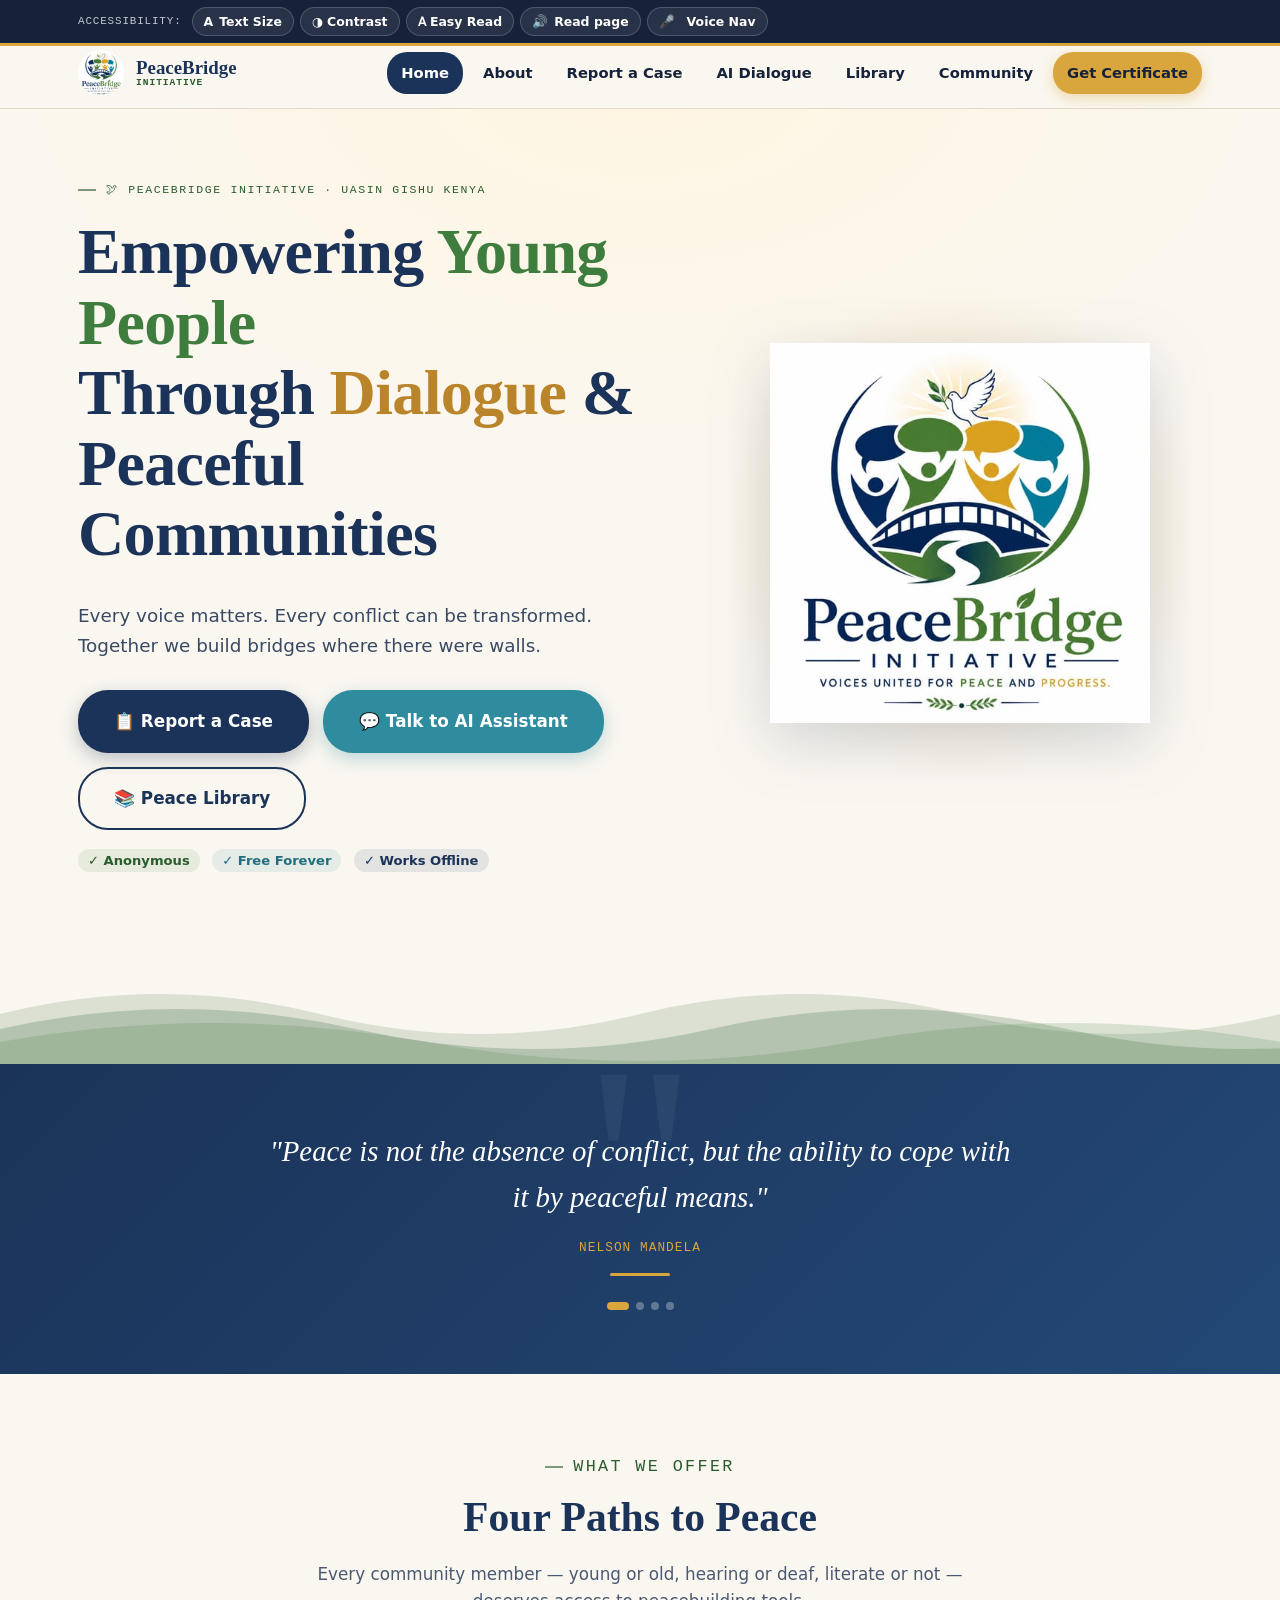
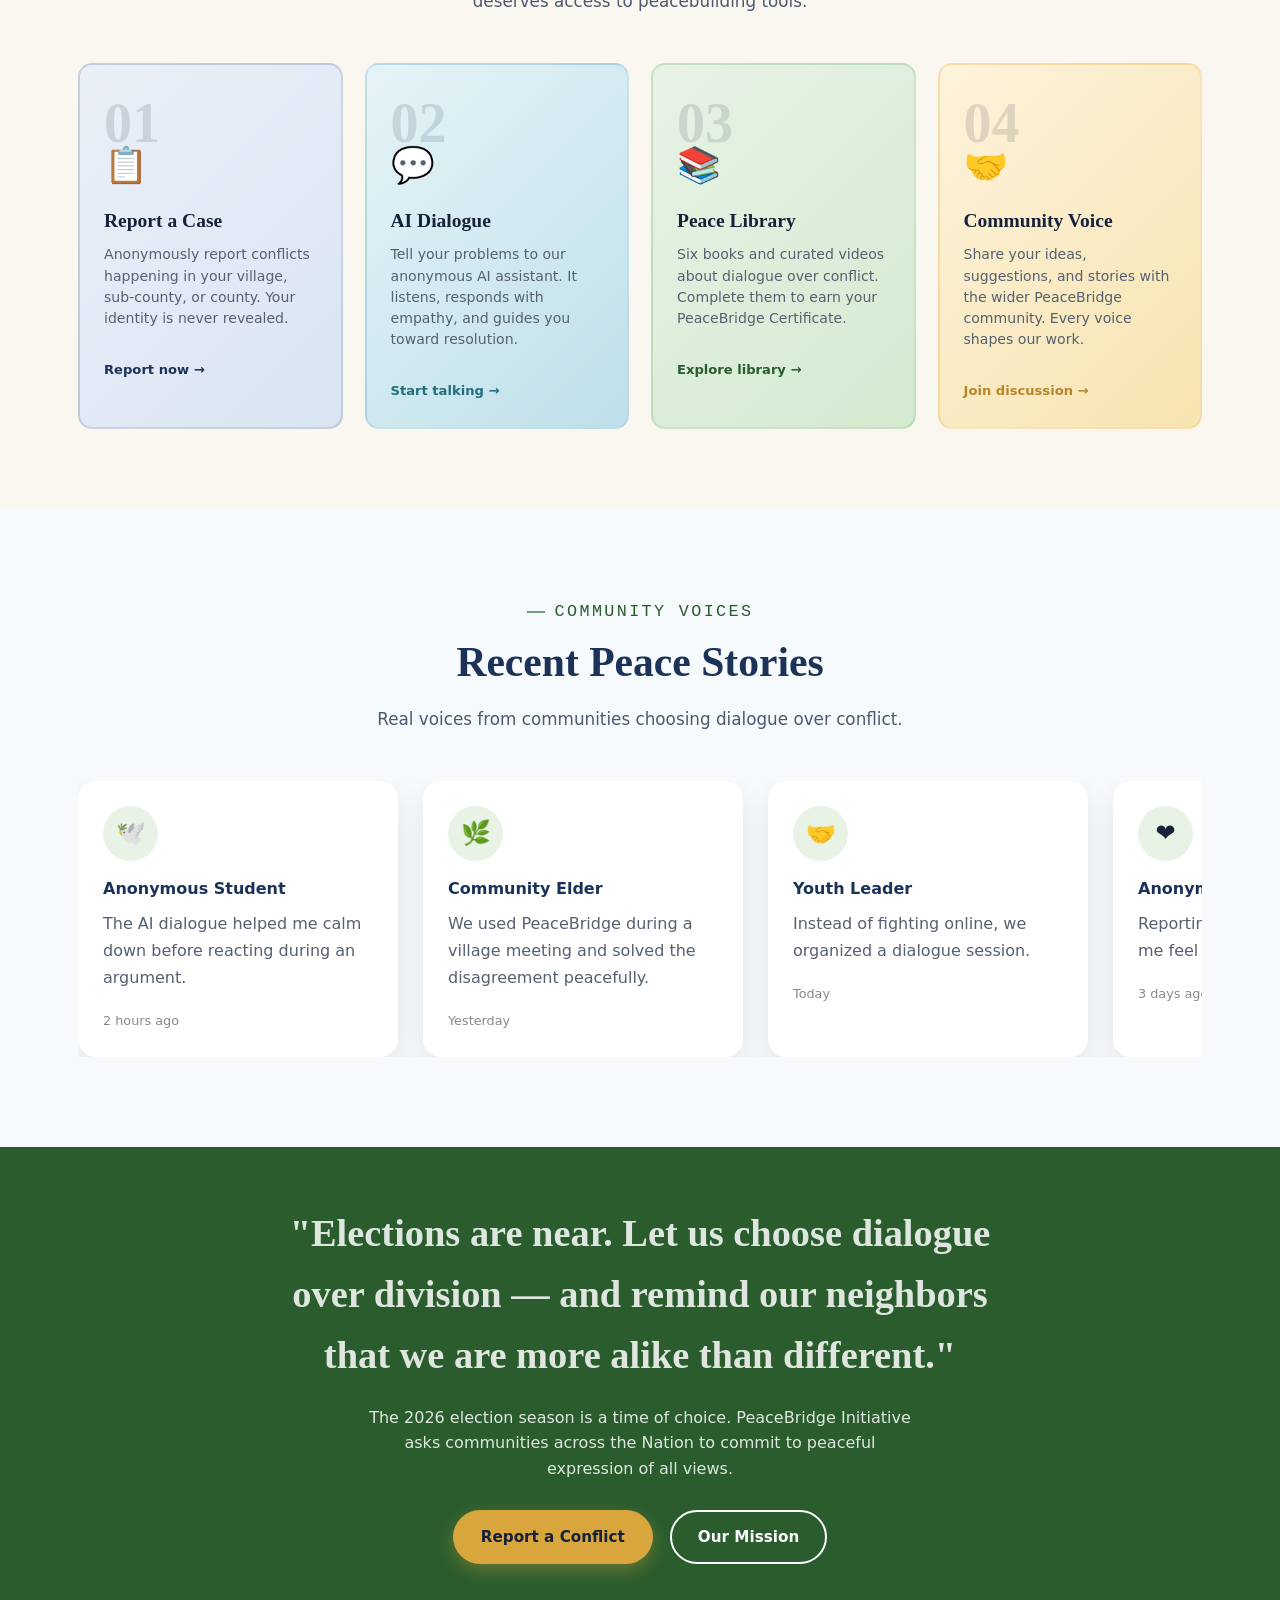
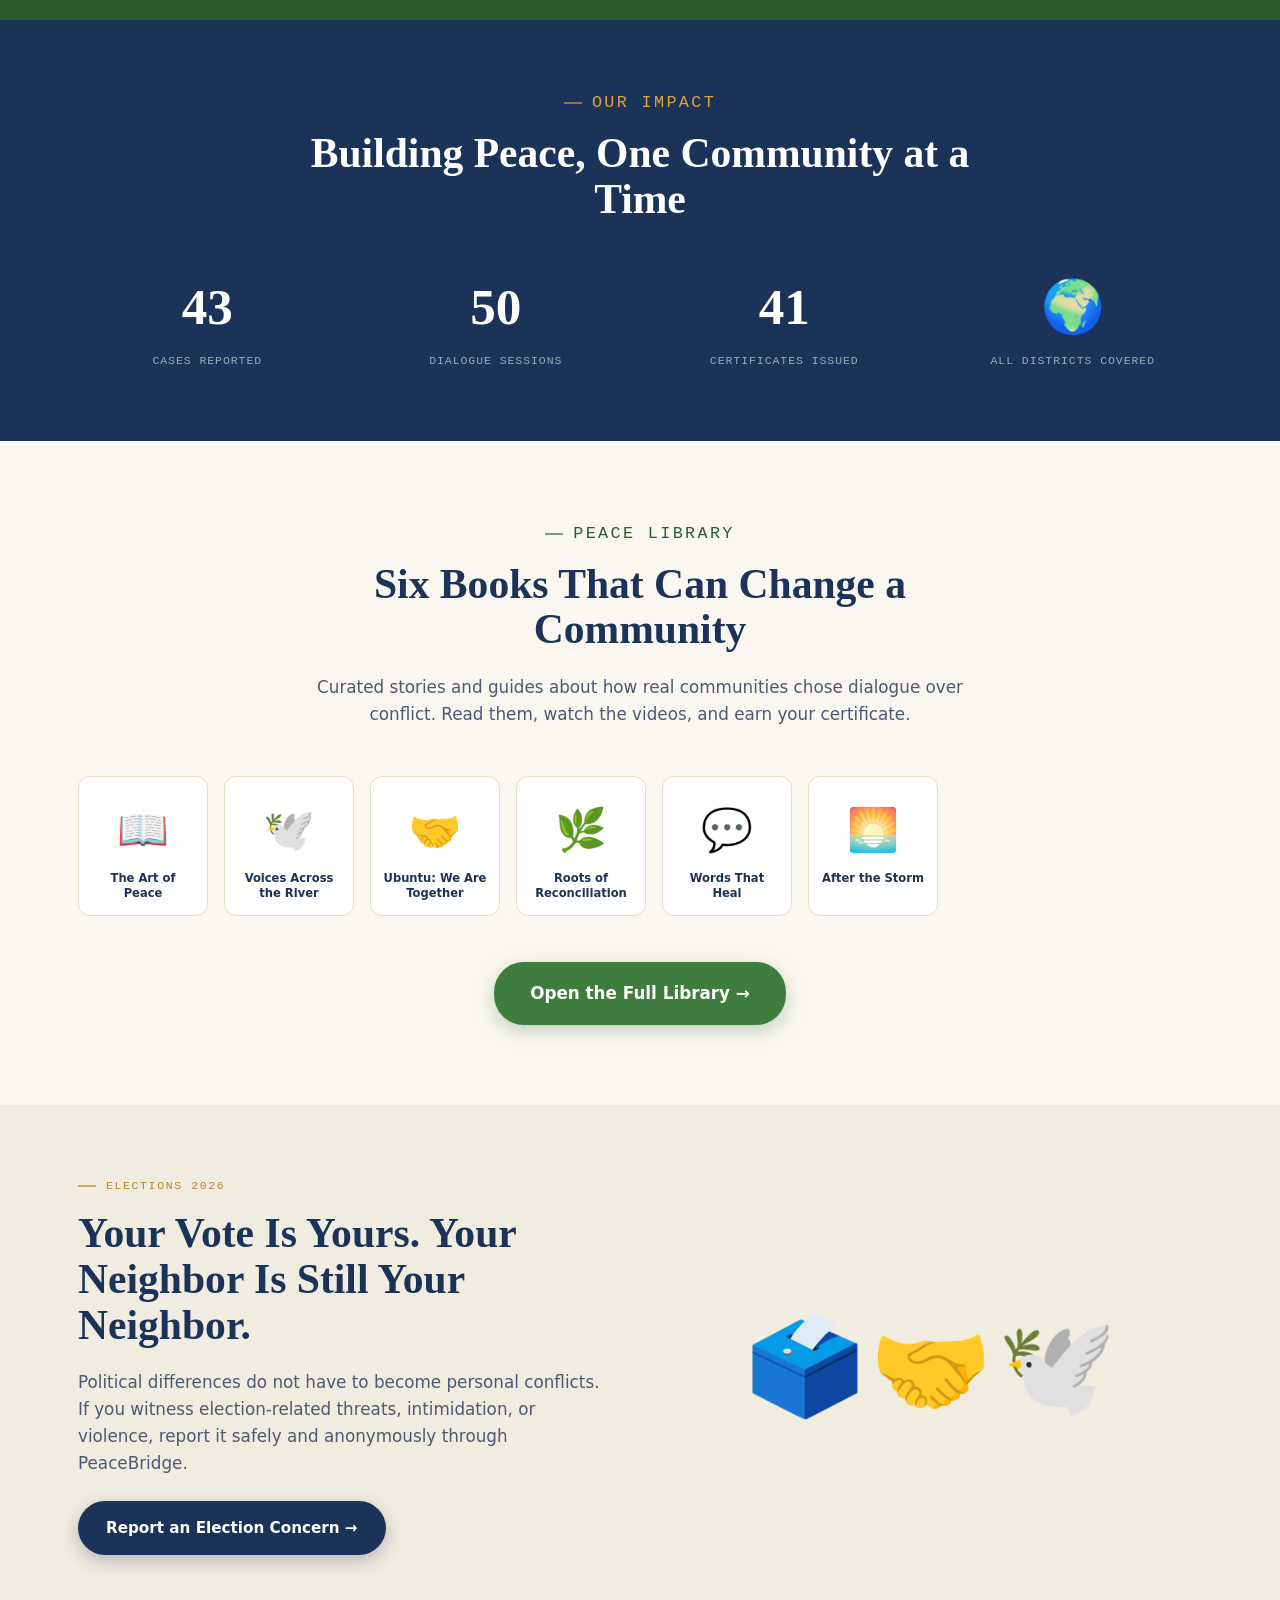
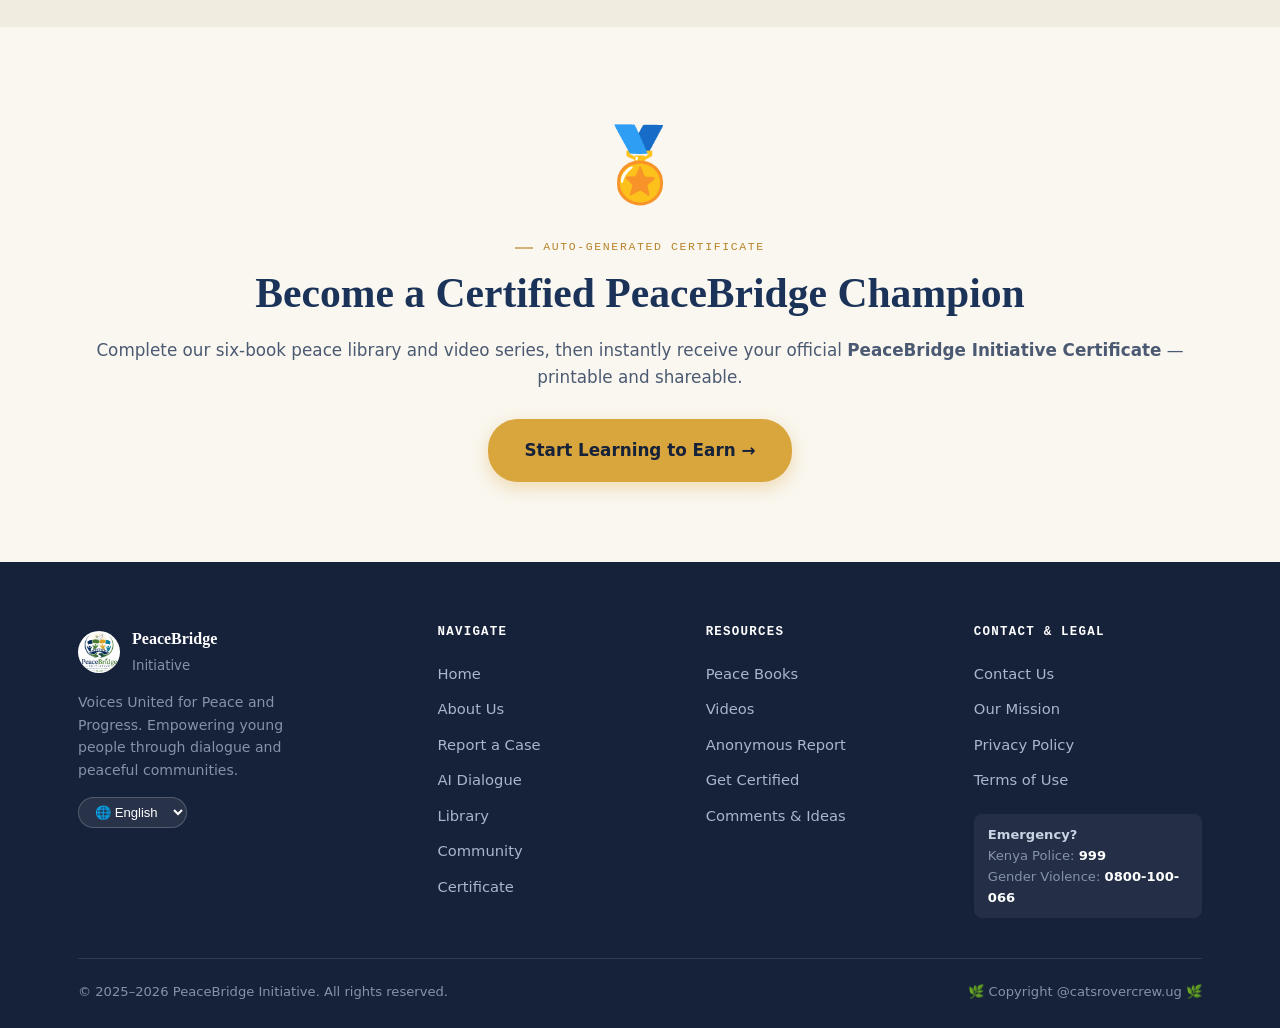
<file: index.html>
<!DOCTYPE html>
<html lang="en">

<head>
  <meta charset="UTF-8">
  <meta name="viewport" content="width=device-width, initial-scale=1.0">
  <meta name="description"
    content="PeaceBridge Initiative — Voices United for Peace and Progress. Empowering young people through dialogue and peaceful communities.">
  <title>PeaceBridge Initiative — Voices United for Peace and Progress</title>
  <link rel="icon" type="image/jpeg" sizes="32x32" href="icon.jpeg">
  <link rel="stylesheet" href="style.css">
  <style>
    /* ---- HOME-ONLY STYLES ---- */
    .features-intro {
      max-width: 620px;
      margin: 0 auto 48px;
      text-align: center;
      color: #4b5a72;
    }

    /* 4 voice pillars */
    .voices-grid {
      display: grid;
      grid-template-columns: repeat(4, 1fr);
      gap: 22px;
    }

    @media(max-width:980px) {
      .voices-grid {
        grid-template-columns: repeat(2, 1fr);
      }
    }

    @media(max-width:560px) {
      .voices-grid {
        grid-template-columns: 1fr;
      }
    }

    .voice-card {
      border-radius: var(--radius);
      padding: 30px 24px 24px;
      text-decoration: none;
      display: block;
      color: inherit;
      transition: transform .2s, box-shadow .2s;
      border: 2px solid transparent;
    }

    .voice-card:hover {
      transform: translateY(-6px);
      box-shadow: 0 18px 40px var(--shadow-c);
    }

    .vc-navy {
      background: linear-gradient(135deg, #EBF0F8, #D9E4F2);
      border-color: rgba(27, 51, 88, .15);
    }

    .vc-green {
      background: linear-gradient(135deg, #E8F3E6, #D2EAD0);
      border-color: rgba(63, 125, 63, .15);
    }

    .vc-gold {
      background: linear-gradient(135deg, #FDF3DC, #F7E4B0);
      border-color: rgba(217, 165, 61, .2);
    }

    .vc-teal {
      background: linear-gradient(135deg, #E5F4F7, #BFDFEA);
      border-color: rgba(46, 140, 158, .15);
    }

    .vc-num {
      font-family: var(--font-display);
      font-size: 3.5rem;
      font-weight: 900;
      opacity: .13;
      line-height: 1;
      margin-bottom: -14px;
    }

    .vc-icon {
      font-size: 2.2rem;
      margin-bottom: 12px;
    }

    .vc-title {
      font-family: var(--font-display);
      font-size: 1.22rem;
      font-weight: 700;
      margin-bottom: 8px;
      color: var(--navy-ink);
    }

    .vc-desc {
      font-size: .88rem;
      color: #556070;
      line-height: 1.5;
    }

    .vc-link {
      display: inline-flex;
      align-items: center;
      gap: 5px;
      margin-top: 16px;
      font-size: .82rem;
      font-weight: 700;
    }

    .vc-navy .vc-link {
      color: var(--navy);
    }

    .vc-green .vc-link {
      color: var(--green-deep);
    }

    .vc-gold .vc-link {
      color: var(--gold-deep);
    }

    .vc-teal .vc-link {
      color: var(--teal-deep);
    }

    /* Books teaser strip */
    .books-strip {
      display: flex;
      gap: 16px;
      overflow-x: auto;
      padding-bottom: 10px;
      scrollbar-width: thin;
    }

    .books-strip::-webkit-scrollbar {
      height: 4px;
    }

    .books-strip::-webkit-scrollbar-thumb {
      background: var(--paper-line);
      border-radius: 4px;
    }

    .book-chip {
      flex: 0 0 auto;
      width: 130px;
      border-radius: 12px;
      overflow: hidden;
      background: #fff;
      border: 1px solid var(--paper-line);
      text-align: center;
      padding: 20px 12px 14px;
      transition: transform .2s, box-shadow .2s;
    }

    .book-chip:hover {
      transform: translateY(-4px);
      box-shadow: 0 12px 24px var(--shadow-c);
    }

    .book-chip .cover {
      font-size: 2.6rem;
      margin-bottom: 8px;
    }

    .book-chip .title {
      font-size: .72rem;
      font-weight: 700;
      color: var(--navy);
      line-height: 1.3;
    }

    /* Mission strip */
    .mission-strip {
      background: var(--green-deep);
      color: #fff;
      padding: 56px 0;
      text-align: center;
    }

    .mission-strip .big {
      font-family: var(--font-display);
      font-size: clamp(1.5rem, 3vw, 2.4rem);
      font-weight: 700;
      max-width: 740px;
      margin: 0 auto 18px;
    }

    .mission-strip p {
      max-width: 560px;
      margin: 0 auto;
      opacity: .85;
    }

    /* Impact stats */
    .stats-section {
      padding: 70px 0;
      background: var(--navy);
    }

    .stats-section .stat-num {
      color: #fff;
    }

    .stats-section .stat-label {
      color: #9aabbf;
    }

    /* Animation helpers */
    .stagger .reveal:nth-child(1) {
      transition-delay: .05s;
    }

    .stagger .reveal:nth-child(2) {
      transition-delay: .12s;
    }

    .stagger .reveal:nth-child(3) {
      transition-delay: .19s;
    }

    .stagger .reveal:nth-child(4) {
      transition-delay: .26s;
    }

    /* Hero particles overlay */
    .particles {
      position: absolute;
      inset: 0;
      pointer-events: none;
      z-index: 1;
      overflow: hidden;
    }

    .particle {
      position: absolute;
      width: 6px;
      height: 6px;
      border-radius: 50%;
      animation: rise linear infinite;
      opacity: 0;
    }

    @keyframes rise {
      0% {
        transform: translateY(0) scale(0);
        opacity: .7;
      }

      100% {
        transform: translateY(-400px) scale(1.5);
        opacity: 0;
      }
    }
  </style>
</head>

<body>

  <a href="#main-content" class="skip-link">Skip to main content</a>

  <!-- A11Y BAR -->
  <div class="a11y-bar" role="toolbar" aria-label="Accessibility tools">
    <div class="container">
      <span class="a11y-label">Accessibility:</span>
      <button class="a11y-btn" data-action="font-size" aria-label="Change text size"><span
          class="a11y-size-label">A</span> Text Size</button>
      <button class="a11y-btn" data-action="contrast" aria-pressed="false">◑ Contrast</button>
      <button class="a11y-btn" data-action="dyslexic" aria-pressed="false">𝖠 Easy Read</button>
      <button class="a11y-btn" data-action="read-page" aria-pressed="false">🔊 <span class="a11y-label-text">Read
          page</span></button>
      <button class="a11y-btn" data-action="voice-nav">🎤 <span><span class="dot"></span></span> Voice Nav</button>
    </div>
  </div>

  <!-- NAV -->
  <header class="site-header" role="banner">
    <nav class="nav" aria-label="Main navigation">
      <a class="brand" href="index.html" aria-label="PeaceBridge Initiative home">
        <img src="icon.jpeg" alt="PeaceBridge dove logo" width="46" height="46">
        <div class="brand-text">PeaceBridge<small>Initiative</small></div>
      </a>
      <button class="nav-toggle" id="nav-toggle-btn" aria-expanded="false" aria-controls="nav-links"
        aria-label="Open menu">
        <span></span><span></span><span></span>
      </button>
      <div class="nav-links" id="nav-links">
        <a href="index.html" class="active" aria-current="page">Home</a>
        <a href="about.html">About</a>
        <a href="report.html">Report a Case</a>
        <a href="dialogue.html">AI Dialogue</a>
        <a href="library.html">Library</a>
        <a href="community.html">Community</a>
        <a href="certificate.html" class="nav-cta">Get Certificate</a>
      </div>
    </nav>
  </header>

  <main id="main-content">

    <!-- ===================== HERO ===================== -->
    <section class="hero" aria-label="Welcome to PeaceBridge Initiative">
      <div class="particles" id="particles" aria-hidden="true"></div>
      <div class="hero-inner">
        <div class="hero-content">
          <p class="eyebrow hero-eyebrow" style="color:var(--green-deep)">🕊 PeaceBridge Initiative · Uasin Gishu Kenya
          </p>
          <h1>
            Empowering <span class="accent-green">Young People</span><br>
            Through <span class="accent-gold">Dialogue</span> &amp; Peaceful Communities
          </h1>
          <p class="hero-sub">Every voice matters. Every conflict can be transformed. Together we build bridges where
            there were walls.</p>
          <div class="hero-actions">
            <a href="report.html" class="btn btn-primary btn-lg">📋 Report a Case</a>
            <a href="dialogue.html" class="btn btn-teal btn-lg">💬 Talk to AI Assistant</a>
            <a href="library.html" class="btn btn-outline btn-lg">📚 Peace Library</a>
          </div>
          <p style="margin-top:20px;font-size:.82rem;color:#7a8da6;">
            <span
              style="background:rgba(63,125,63,.1);color:var(--green-deep);padding:4px 10px;border-radius:20px;font-weight:700;">✓
              Anonymous</span>&nbsp;&nbsp;
            <span
              style="background:rgba(46,140,158,.1);color:var(--teal-deep);padding:4px 10px;border-radius:20px;font-weight:700;">✓
              Free Forever</span>&nbsp;&nbsp;
            <span
              style="background:rgba(27,51,88,.1);color:var(--navy);padding:4px 10px;border-radius:20px;font-weight:700;">✓
              Works Offline</span>
          </p>
        </div>
        <div class="hero-art" aria-hidden="true">
          <div class="dove-wrap">
            <div class="glow"></div>
            <img src="icon.jpeg" alt="PeaceBridge dove and bridge logo" width="380" height="380">
          </div>
        </div>
      </div>

      <!-- Animated river band -->
      <div class="river-band" aria-hidden="true">
        <svg viewBox="0 0 1440 130" preserveAspectRatio="none" xmlns="http://www.w3.org/2000/svg">
          <path d="M0,80 Q180,40 360,80 T720,80 T1080,80 T1440,80 L1440,130 L0,130 Z" fill="#2A5C2E" opacity="0.15" />
          <path d="M0,95 Q200,55 400,95 T800,95 T1200,95 T1600,95 L1600,130 L0,130 Z" fill="#2A5C2E" opacity="0.22" />
          <path d="M0,108 Q240,70 480,108 T960,108 T1440,108 L1440,130 L0,130 Z" fill="#3F7D3F" opacity="0.18" />
        </svg>
      </div>
    </section>

    <!-- ===================== QUOTE ROTATOR ===================== -->
    <div class="quote-band" aria-label="Peace quotes">
      <div class="container">
        <div class="quote-wrap">
          <p class="quote-text" id="quote-display-text" aria-live="polite" aria-atomic="true"></p>
          <p class="quote-author" id="quote-display-author"></p>
          <div class="quote-progress" role="progressbar" aria-label="Time to next quote"><span
              id="quote-progress-bar"></span></div>
          <div class="quote-dots" id="quote-dots-wrap" role="tablist" aria-label="Navigate quotes"></div>
        </div>
      </div>
    </div>

    <!-- ===================== FOUR VOICES / PILLARS ===================== -->
    <section aria-labelledby="voices-title" style="padding:80px 0;">
      <div class="container">
        <div class="section-head reveal">
          <p class="eyebrow" style="color:var(--green-deep);justify-content:center;">What We Offer</p>
          <h2 id="voices-title">Four Paths to Peace</h2>
          <p>Every community member — young or old, hearing or deaf, literate or not — deserves access to peacebuilding
            tools.</p>
        </div>
        <div class="voices-grid stagger">
          <a href="report.html" class="voice-card vc-navy reveal" aria-label="Report a case anonymously">
            <div class="vc-num">01</div>
            <div class="vc-icon">📋</div>
            <div class="vc-title">Report a Case</div>
            <p class="vc-desc">Anonymously report conflicts happening in your village, sub-county, or county. Your
              identity is never revealed.</p>
            <span class="vc-link">Report now →</span>
          </a>
          <a href="dialogue.html" class="voice-card vc-teal reveal" aria-label="Talk to AI peace assistant">
            <div class="vc-num">02</div>
            <div class="vc-icon">💬</div>
            <div class="vc-title">AI Dialogue</div>
            <p class="vc-desc">Tell your problems to our anonymous AI assistant. It listens, responds with empathy, and
              guides you toward resolution.</p>
            <span class="vc-link">Start talking →</span>
          </a>
          <a href="library.html" class="voice-card vc-green reveal" aria-label="Read peace books and watch videos">
            <div class="vc-num">03</div>
            <div class="vc-icon">📚</div>
            <div class="vc-title">Peace Library</div>
            <p class="vc-desc">Six books and curated videos about dialogue over conflict. Complete them to earn your
              PeaceBridge Certificate.</p>
            <span class="vc-link">Explore library →</span>
          </a>
          <a href="community.html" class="voice-card vc-gold reveal" aria-label="Join community discussion">
            <div class="vc-num">04</div>
            <div class="vc-icon">🤝</div>
            <div class="vc-title">Community Voice</div>
            <p class="vc-desc">Share your ideas, suggestions, and stories with the wider PeaceBridge community. Every
              voice shapes our work.</p>
            <span class="vc-link">Join discussion →</span>
          </a>
        </div>
      </div>
    </section>

    <!-- ===================== COMMUNITY FEED ===================== -->
    <section class="community-feed-section reveal">
      <div class="container">
    
        <div class="section-head">
          <p class="eyebrow" style="color:var(--green-deep);justify-content:center;">
            Community Voices
          </p>
    
          <h2>Recent Peace Stories</h2>
    
          <p>
            Real voices from communities choosing dialogue over conflict.
          </p>
        </div>
    
        <div class="community-feed">
    
          <div class="feed-track" id="feedTrack">
    
            <!-- injected by javascript -->
    
          </div>
    
        </div>
    
      </div>
    </section> 

    <!-- ===================== MISSION STRIP ===================== -->
    <div class="mission-strip reveal">
      <div class="container">
        <p class="big">"Elections are near. Let us choose dialogue over division — and remind our neighbors that we are
          more alike than different."</p>
        <p>The 2026 election season is a time of choice. PeaceBridge Initiative asks communities across the Nation to
          commit to peaceful expression of all views.</p>
        <div style="margin-top:28px;">
          <a href="report.html" class="btn btn-gold" style="margin-right:12px;">Report a Conflict</a>
          <a href="about.html" class="btn btn-outline" style="border-color:#fff;color:#fff;">Our Mission</a>
        </div>
      </div>
    </div>

    <!-- ===================== IMPACT STATS ===================== -->
    <section class="stats-section" aria-labelledby="stats-title">
      <div class="container">
        <div class="section-head reveal" style="margin-bottom:44px;">
          <p class="eyebrow" style="color:var(--gold);justify-content:center;">Our Impact</p>
          <h2 id="stats-title" style="color:#fff;">Building Peace, One Community at a Time</h2>
        </div>
        <div class="stat-grid reveal">
          <div>
            <div class="stat-num" id="stat-cases">0</div>
            <div class="stat-label">Cases Reported</div>
          </div>
          <div>
            <div class="stat-num" id="stat-chats">0</div>
            <div class="stat-label">Dialogue Sessions</div>
          </div>
          <div>
            <div class="stat-num" id="stat-certs">0</div>
            <div class="stat-label">Certificates Issued</div>
          </div>
          <div>
            <div class="stat-num">🌍</div>
            <div class="stat-label">All Districts Covered</div>
          </div>
        </div>
      </div>
    </section>

    <!-- ===================== BOOKS TEASER ===================== -->
    <section aria-labelledby="books-teaser-title" style="padding:80px 0;">
      <div class="container">
        <div class="section-head reveal">
          <p class="eyebrow" style="justify-content:center;color:var(--green-deep);">Peace Library</p>
          <h2 id="books-teaser-title">Six Books That Can Change a Community</h2>
          <p>Curated stories and guides about how real communities chose dialogue over conflict. Read them, watch the
            videos, and earn your certificate.</p>
        </div>
        <div class="books-strip reveal" role="list" aria-label="Featured peace books">
          <div class="book-chip" role="listitem">
            <div class="cover" aria-hidden="true">📖</div>
            <div class="title">The Art of Peace</div>
          </div>
          <div class="book-chip" role="listitem">
            <div class="cover" aria-hidden="true">🕊️</div>
            <div class="title">Voices Across the River</div>
          </div>
          <div class="book-chip" role="listitem">
            <div class="cover" aria-hidden="true">🤝</div>
            <div class="title">Ubuntu: We Are Together</div>
          </div>
          <div class="book-chip" role="listitem">
            <div class="cover" aria-hidden="true">🌿</div>
            <div class="title">Roots of Reconciliation</div>
          </div>
          <div class="book-chip" role="listitem">
            <div class="cover" aria-hidden="true">💬</div>
            <div class="title">Words That Heal</div>
          </div>
          <div class="book-chip" role="listitem">
            <div class="cover" aria-hidden="true">🌅</div>
            <div class="title">After the Storm</div>
          </div>
        </div>
        <div style="text-align:center;margin-top:36px;">
          <a href="library.html" class="btn btn-green btn-lg">Open the Full Library →</a>
        </div>
      </div>
    </section>

    <!-- ===================== ELECTION CTA ===================== -->
    <section class="bg-paper-dim" style="padding:72px 0;" aria-labelledby="election-cta-title">
      <div class="container">
        <div style="display:grid;grid-template-columns:1fr 1fr;gap:50px;align-items:center;">
          <div class="reveal">
            <p class="eyebrow" style="color:var(--gold-deep);margin-bottom:16px;">Elections 2026</p>
            <h2 id="election-cta-title">Your Vote Is Yours. Your Neighbor Is Still Your Neighbor.</h2>
            <p style="color:#4b5a72;font-size:1.05rem;margin-bottom:24px;">Political differences do not have to become
              personal conflicts. If you witness election-related threats, intimidation, or violence, report it safely
              and anonymously through PeaceBridge.</p>
            <a href="report.html" class="btn btn-primary">Report an Election Concern →</a>
          </div>
          <div class="reveal" aria-hidden="true"
            style="text-align:center;font-size:6rem;line-height:1;letter-spacing:6px;">
            🗳️🤝🕊️
          </div>
        </div>
      </div>
    </section>

    <!-- ===================== CERT TEASER ===================== -->
    <section style="padding:80px 0;text-align:center;" aria-labelledby="cert-teaser-title">
      <div class="container">
        <div class="reveal" style="max-width:6606px;margin:0 auto;">
          <div style="font-size:4.5rem;margin-bottom:16px;" aria-hidden="true">🏅</div>
          <p class="eyebrow" style="justify-content:center;color:var(--gold-deep);margin-bottom:14px;">Auto-Generated
            Certificate</p>
          <h2 id="cert-teaser-title">Become a Certified PeaceBridge Champion</h2>
          <p style="color:#4b5a72;font-size:1.05rem;margin-bottom:28px;">Complete our six-book peace library and video
            series, then instantly receive your official <strong>PeaceBridge Initiative Certificate</strong> — printable
            and shareable.</p>
          <a href="library.html" class="btn btn-gold btn-lg">Start Learning to Earn →</a>
        </div>
      </div>
    </section>

  </main>

  <!-- ===================== FOOTER ===================== -->
  <footer role="contentinfo">
    <div class="container">
      <div class="footer-grid">
        <div>
          <div class="footer-brand">
            <img src="icon.jpeg" alt="PeaceBridge logo" width="42" height="42">
            <div>
              <strong style="color:#fff;font-family:var(--font-display);">PeaceBridge</strong><br>
              <small style="color:#8593a8;">Initiative</small>
            </div>
          </div>
          <p style="font-size:.88rem;max-width:240px;color:#8593a8;margin-bottom:16px;">Voices United for Peace and
            Progress. Empowering young people through dialogue and peaceful communities.</p>
          <div class="lang-switch">
            <label for="lang-sel" class="sr-only">Choose language</label>
            <select id="lang-sel" onchange="changeLang(this.value)" aria-label="Language selector">
              <option value="en">🌐 English</option>
              <option value="sw">Kiswahili</option>
              <option value="lg">bantu</option>
              <option value="ac">Acholi</option>
            </select>
          </div>
        </div>
        <div>
          <h4>Navigate</h4>
          <a href="index.html">Home</a>
          <a href="about.html">About Us</a>
          <a href="report.html">Report a Case</a>
          <a href="dialogue.html">AI Dialogue</a>
          <a href="library.html">Library</a>
          <a href="community.html">Community</a>
          <a href="certificate.html">Certificate</a>
        </div>
        <div>
          <h4>Resources</h4>
          <a href="library.html#books">Peace Books</a>
          <a href="library.html#videos">Videos</a>
          <a href="report.html">Anonymous Report</a>
          <a href="certificate.html">Get Certified</a>
          <a href="community.html">Comments & Ideas</a>
        </div>
        <div>
          <h4>Contact &amp; Legal</h4>
          <a href="contact.html">Contact Us</a>
          <a href="about.html#mission">Our Mission</a>
          <a href="#" aria-label="Privacy policy">Privacy Policy</a>
          <a href="#" aria-label="Terms of use">Terms of Use</a>
          <div
            style="margin-top:16px;font-size:.82rem;color:#607084;background:rgba(255,255,255,.06);padding:10px 14px;border-radius:8px;">
            <strong style="color:#c9d3e4;">Emergency?</strong><br>
            <span style="color:#8593a8;">Kenya Police: <strong style="color:#fff;">999</strong><br>
              Gender Violence: <strong style="color:#fff;">0800-100-066</strong></span>
          </div>
        </div>
      </div>
      <div class="footer-bottom">
        <span>© 2025–2026 PeaceBridge Initiative. All rights reserved.</span>
        <span class="footer-olive">🌿 Copyright @catsrovercrew.ug 🌿</span>
      </div>
    </div>
  </footer>

  <button class="to-top" aria-label="Scroll back to top" title="Back to top">↑</button>

  <script src="app.js"></script>
  <script>
    /* HOME-SPECIFIC INTERACTIVE LOGIC */

    (() => {

        const stories = [

          {
            emoji: "🕊️",
            name: "Anonymous Student",
            text: "The AI dialogue helped me calm down before reacting during an argument.",
            date: "2 hours ago"
          },

          {
            emoji: "🌿",
            name: "Community Elder",
            text: "We used PeaceBridge during a village meeting and solved the disagreement peacefully.",
            date: "Yesterday"
          },

          {
            emoji: "🤝",
            name: "Youth Leader",
            text: "Instead of fighting online, we organized a dialogue session.",
            date: "Today"
          },

          {
            emoji: "❤️",
            name: "Anonymous Parent",
            text: "Reporting anonymously made me feel safe enough to speak up.",
            date: "3 days ago"
          },

          {
            emoji: "📚",
            name: "Peace Club Member",
            text: "After completing the library, I started teaching younger students about peace.",
            date: "Today"
          }

        ];

        const track = document.getElementById("feedTrack");

        if (!track) return;

        stories.concat(stories).forEach(item => {

          track.innerHTML += `

<div class="feed-card">

<div class="feed-avatar">${item.emoji}</div>

<div class="feed-name">${item.name}</div>

<div class="feed-text">${item.text}</div>

<div class="feed-date">${item.date}</div>

</div>

`;

        });

      })();

      
    /* Mobile Hamburger Menu Toggle Fix */
    (function () {
      const toggle = document.getElementById('nav-toggle-btn');
      const links = document.getElementById('nav-links');
      if (toggle && links) {
        toggle.addEventListener('click', function () {
          const open = links.classList.toggle('open');
          toggle.setAttribute('aria-expanded', open);
        });
      }
    })();

    /* Integrated Quote Rotator Engine */
    (function () {
      const quotes = [
        { text: "Peace is not the absence of conflict, but the ability to cope with it by peaceful means.", author: "Nelson Mandela" },
        { text: "If you want to make peace with your enemy, you have to work with your enemy. Then he becomes your partner.", author: "Nelson Mandela" },
        { text: "Elections are a celebration of democratic voice, not an arena for community hostility.", author: "Local Elders Council" },
        { text: "Ubuntu reminds us that a lone bridge cannot span a wide river. We need one another.", author: "East African Proverb" }
      ];

      let currentIdx = 0;
      const textEl = document.getElementById('quote-display-text');
      const authorEl = document.getElementById('quote-display-author');
      const dotsEl = document.getElementById('quote-dots-wrap');
      const progressEl = document.getElementById('quote-progress-bar');

      if (!textEl || !authorEl || !dotsEl) return;

      // Render Tablist Dots
      quotes.forEach((_, idx) => {
        const dot = document.createElement('button');
        dot.setAttribute('role', 'tab');
        dot.setAttribute('aria-label', `Go to quote ${idx + 1}`);
        if (idx === 0) dot.className = 'active';
        dot.addEventListener('click', () => showQuote(idx));
        dotsEl.appendChild(dot);
      });

      function showQuote(idx) {
        currentIdx = idx;
        textEl.style.opacity = 0;
        setTimeout(() => {
          textEl.textContent = `"${quotes[idx].text}"`;
          authorEl.textContent = quotes[idx].author;
          textEl.style.opacity = 1;
        }, 200);

        Array.from(dotsEl.children).forEach((dot, i) => {
          dot.className = i === idx ? 'active' : '';
        });

        if (progressEl) {
          progressEl.style.transition = 'none';
          progressEl.style.width = '0%';
          setTimeout(() => {
            progressEl.style.transition = 'width 4800ms linear';
            progressEl.style.width = '100%';
          }, 50);
        }
      }

      showQuote(0);
      setInterval(() => {
        let next = (currentIdx + 1) % quotes.length;
        showQuote(next);
      }, 5000);
    })();

    /* Animated floating particles */
    (function () {
      const wrap = document.getElementById('particles');
      if (!wrap) return;
      const colors = ['#1B3358', '#3F7D3F', '#D9A53D', '#2E8C9E'];
      for (let i = 0; i < 18; i++) {
        const p = document.createElement('div');
        p.className = 'particle';
        p.style.left = Math.random() * 100 + '%';
        p.style.bottom = Math.random() * 30 + 'px';
        p.style.background = colors[i % colors.length];
        p.style.animationDuration = (6 + Math.random() * 10) + 's';
        p.style.animationDelay = (Math.random() * 8) + 's';
        p.style.width = p.style.height = (4 + Math.random() * 8) + 'px';
        wrap.appendChild(p);
      }
    })();

    /* Count-up stats from local storage data engines */
    (function () {
      window.addEventListener('load', function () {
        const cases = (window.PB?.store.get('reports', []) || []).length;
        const chats = window.PB?.store.get('total_chats', 0) || 0;
        const certs = window.PB?.store.get('total_certs', 0) || 0;

        function countUp(el, target, duration) {
          if (!el) return;
          const base = Math.max(target, 0);
          const display = base + Math.floor(Math.random() * 10) + 42; // Dynamic simulated community additions
          let start = null;
          function step(ts) {
            if (!start) start = ts;
            const p = Math.min((ts - start) / duration, 1);
            el.textContent = Math.floor(p * display);
            if (p < 1) requestAnimationFrame(step);
            else el.textContent = display;
          }
          requestAnimationFrame(step);
        }
        setTimeout(() => {
          countUp(document.getElementById('stat-cases'), cases, 1200);
          countUp(document.getElementById('stat-chats'), chats, 1400);
          countUp(document.getElementById('stat-certs'), certs, 1600);
        }, 400);
      });
    })();

    /* Language switcher */
    function changeLang(lang) {
      const msgs = {
        sw: 'Lugha imebadilishwa — Kiswahili (hivi karibuni)',
        lg: 'Olulimi lukyusiddwa — Bantu (mangu)',
        ac: 'Leb obedo lokke — Acholi (cok)',
        en: 'Language: English'
      };
      if (lang !== 'en' && window.PB) {
        window.PB.announce(msgs[lang] || 'Language changed');
        document.getElementById('lang-sel').value = 'en';
      }
    }
  </script>
</body>

</html>
</file>
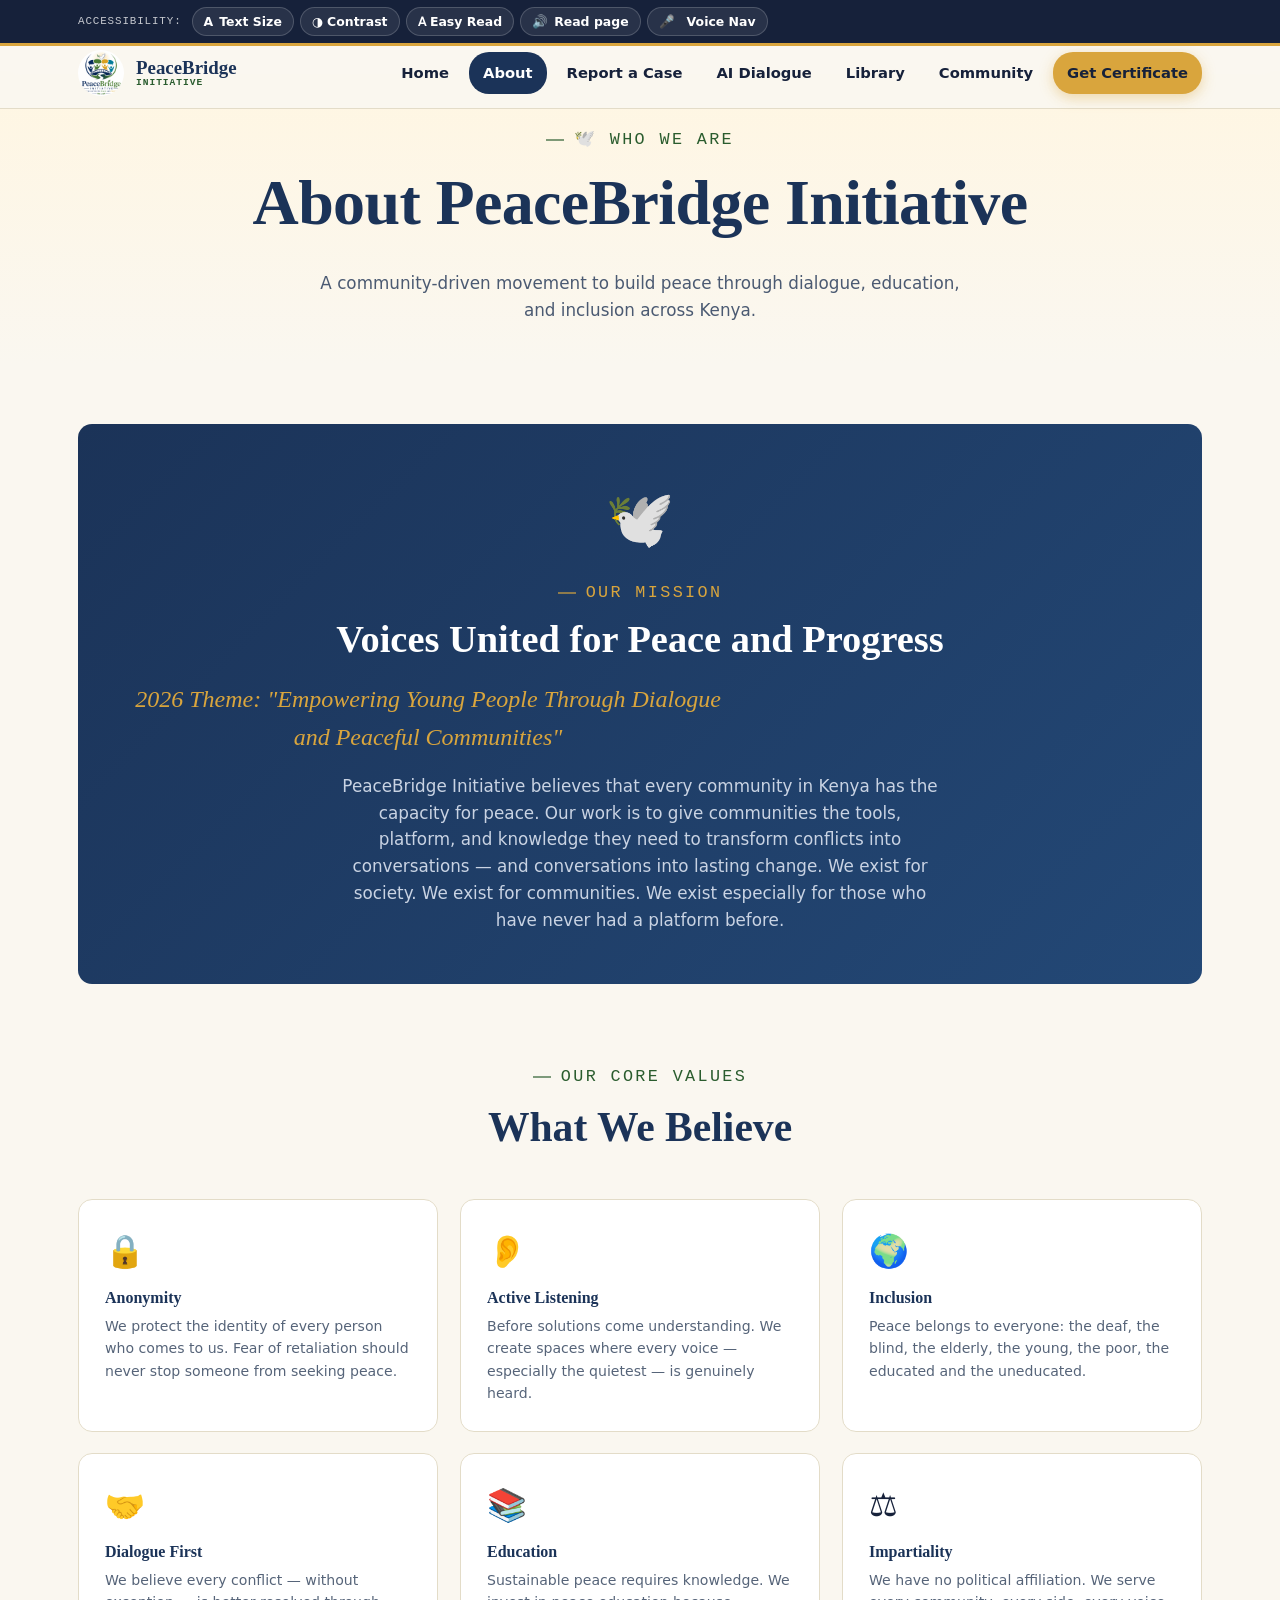
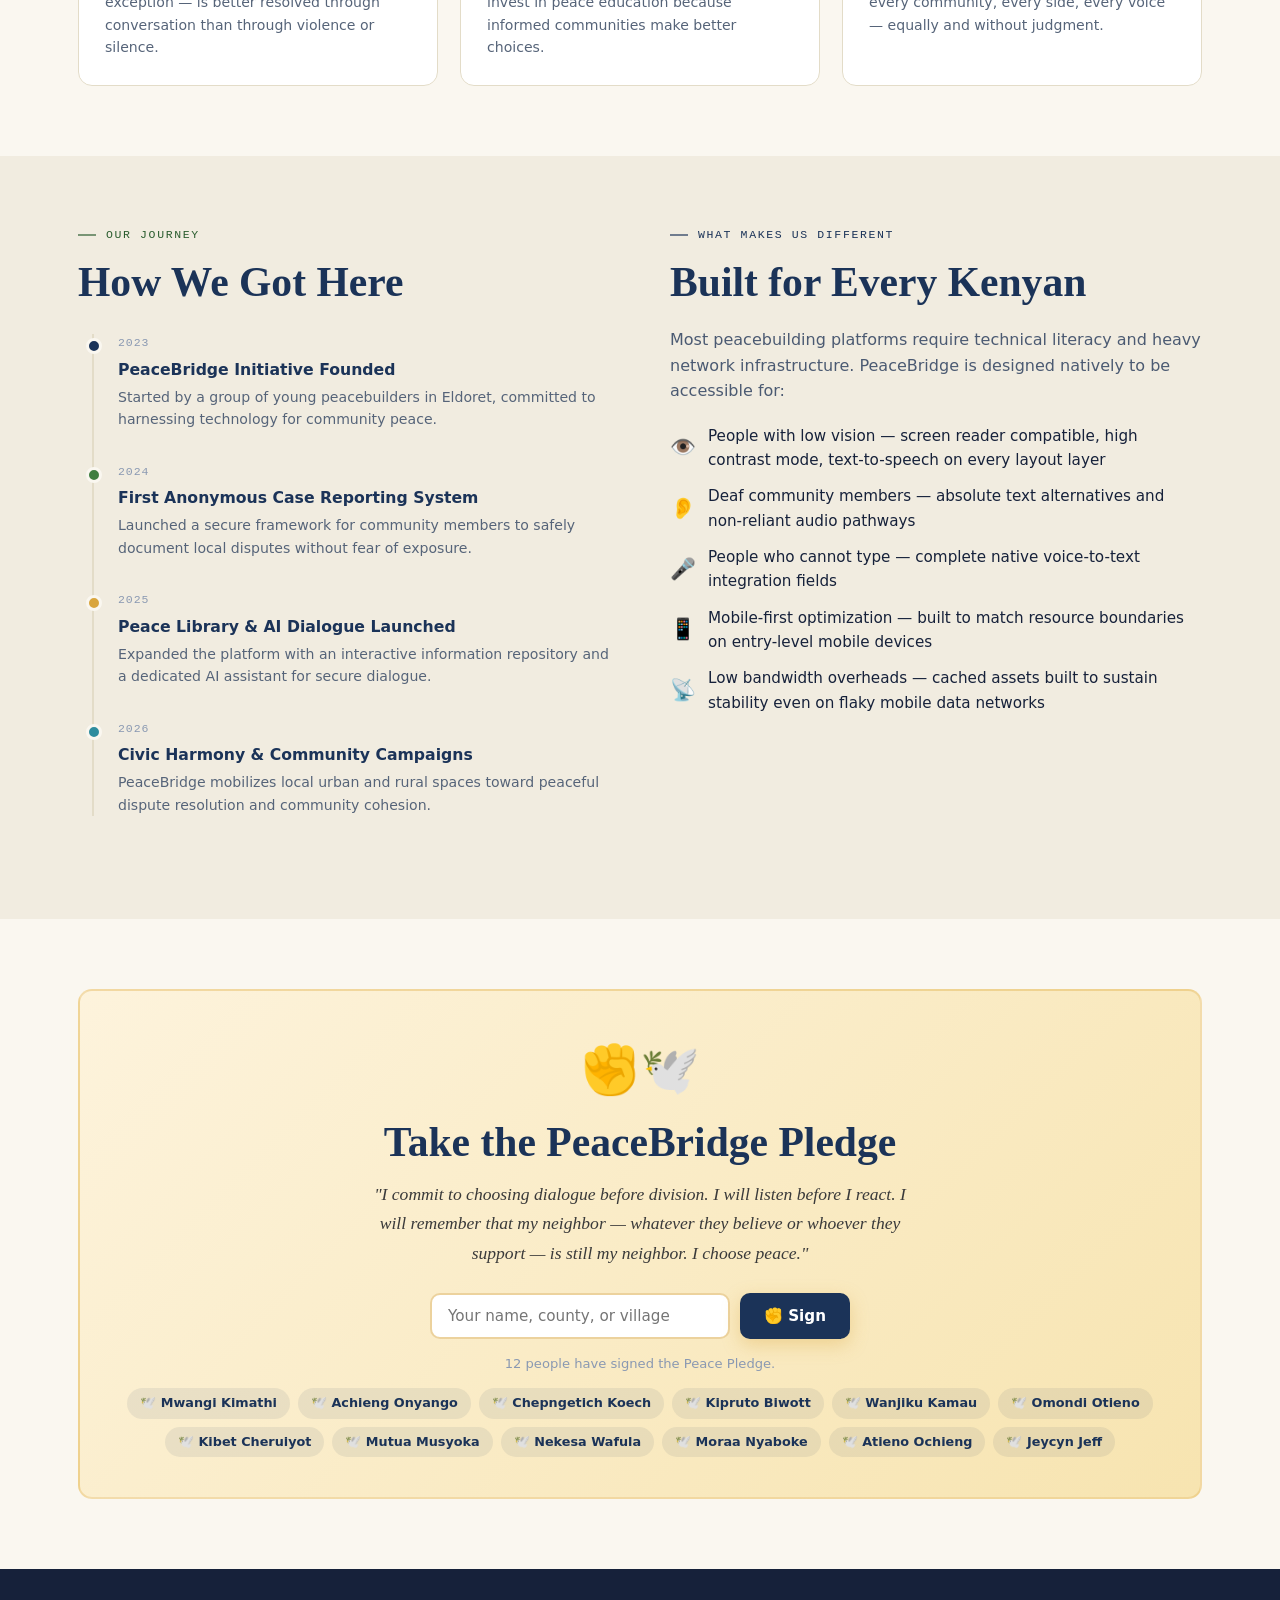
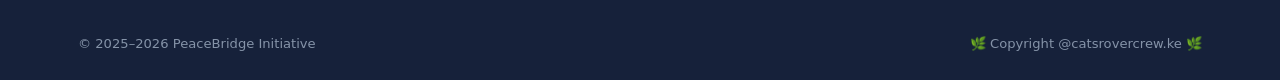
<file: about.html>
<!DOCTYPE html>
<html lang="en">

<head>
  <meta charset="UTF-8">
  <meta name="viewport" content="width=device-width, initial-scale=1.0">
  <meta name="description"
    content="About PeaceBridge Initiative — our mission, values, and commitment to empowering young people through dialogue.">
  <title>About Us — PeaceBridge Initiative</title>
  <link rel="icon" type="image/png" sizes="32x32" href="icon.jpeg">
  <link rel="stylesheet" href="style.css">
  <style>
    /* Mission Box Layout */
    .mission-box {
      background: linear-gradient(135deg, var(--navy), #234876);
      color: #fff;
      border-radius: var(--radius);
      padding: 50px;
      text-align: center;
    }

    .mission-box h2 {
      color: #fff;
      font-size: clamp(1.8rem, 3vw, 2.6rem);
    }

    .mission-box .theme {
      color: var(--gold);
      font-family: var(--font-display);
      font-style: italic;
      font-size: clamp(1.1rem, 2vw, 1.5rem);
      margin: 16px 0;
    }

    .mission-box p {
      color: #c9d3e3;
      max-width: 600px;
      margin: 0 auto;
      font-size: 1.05rem;
    }

    /* Core Values Grid */
    .values-grid {
      display: grid;
      grid-template-columns: repeat(3, 1fr);
      gap: 22px;
    }

    @media(max-width:760px) {
      .values-grid {
        grid-template-columns: 1fr 1fr;
      }
    }

    @media(max-width:460px) {
      .values-grid {
        grid-template-columns: 1fr;
      }
    }

    .value-card {
      background: #fff;
      border: 1px solid var(--paper-line);
      border-radius: var(--radius);
      padding: 26px;
    }

    .value-card .icon {
      font-size: 2rem;
      margin-bottom: 12px;
    }

    .value-card h4 {
      margin-bottom: 8px;
      font-size: 1rem;
    }

    .value-card p {
      font-size: .88rem;
      color: #566479;
      margin: 0;
    }

    /* Sign Pledge System */
    .pledge-card {
      background: linear-gradient(135deg, #FDF3DC, #F7E4B0);
      border: 2px solid rgba(217, 165, 61, .3);
      border-radius: var(--radius);
      padding: 40px;
      text-align: center;
    }

    .pledge-card h2 {
      color: var(--navy);
      margin-bottom: 14px;
    }

    .pledge-text {
      font-family: var(--font-display);
      font-style: italic;
      font-size: 1.1rem;
      max-width: 560px;
      margin: 0 auto 24px;
      color: #3a3a3a;
      line-height: 1.7;
    }

    .pledge-input {
      display: flex;
      gap: 10px;
      max-width: 420px;
      margin: 0 auto 14px;
    }

    .pledge-input input {
      flex: 1;
      padding: 12px 16px;
      border: 2px solid rgba(217, 165, 61, .5);
      border-radius: 10px;
      font-family: inherit;
      font-size: .95rem;
    }

    .pledge-names {
      display: flex;
      flex-wrap: wrap;
      gap: 8px;
      justify-content: center;
      max-height: 140px;
      overflow-y: auto;
      margin-top: 14px;
    }

    .pledge-name-pill {
      background: rgba(27, 51, 88, .08);
      color: var(--navy);
      padding: 5px 13px;
      border-radius: 20px;
      font-size: .8rem;
      font-weight: 600;
      animation: msgIn .3s ease forward;
    }

    /* Interactive Timeline Layout */
    .timeline {
      position: relative;
      padding-left: 40px;
    }

    .timeline::before {
      content: '';
      position: absolute;
      left: 14px;
      top: 0;
      bottom: 0;
      width: 2px;
      background: var(--paper-line);
    }

    .tl-item {
      position: relative;
      margin-bottom: 32px;
    }

    .tl-dot {
      position: absolute;
      left: -32px;
      top: 4px;
      width: 16px;
      height: 16px;
      border-radius: 50%;
      background: var(--navy);
      border: 3px solid var(--paper);
    }

    .tl-item.green .tl-dot {
      background: var(--green);
    }

    .tl-item.gold .tl-dot {
      background: var(--gold);
    }

    .tl-item.teal .tl-dot {
      background: var(--teal);
    }

    .tl-year {
      font-family: var(--font-mono);
      font-size: .72rem;
      letter-spacing: .08em;
      color: #8a99b2;
      margin-bottom: 4px;
    }

    .tl-title {
      font-weight: 700;
      font-size: .98rem;
      color: var(--navy);
      margin-bottom: 4px;
    }

    .tl-desc {
      font-size: .88rem;
      color: #566479;
    }

    /* Robust Scroll-Reveal Fail-safes */
    .reveal {
      opacity: 0;
      transform: translateY(30px);
      transition: opacity 0.6s cubic-bezier(0.215, 0.610, 0.355, 1), transform 0.6s cubic-bezier(0.215, 0.610, 0.355, 1);
      will-change: transform, opacity;
    }

    .reveal.visible {
      opacity: 1;
      transform: translateY(0);
    }

    .stagger>.reveal {
      opacity: 0;
      transform: translateY(20px);
    }

    .stagger>.reveal.visible {
      opacity: 1;
      transform: translateY(0);
    }

    @keyframes msgIn {
      from {
        opacity: 0;
        transform: scale(.8);
      }

      to {
        opacity: 1;
        transform: scale(1);
      }
    }
  </style>
</head>

<body>
  <a href="#main-content" class="skip-link">Skip to main content</a>

  <div class="a11y-bar" role="toolbar" aria-label="Accessibility tools">
    <div class="container">
      <span class="a11y-label">Accessibility:</span>
      <button class="a11y-btn" data-action="font-size"><span class="a11y-size-label">A</span> Text Size</button>
      <button class="a11y-btn" data-action="contrast" aria-pressed="false">◑ Contrast</button>
      <button class="a11y-btn" data-action="dyslexic" aria-pressed="false">𝖠 Easy Read</button>
      <button class="a11y-btn" data-action="read-page" aria-pressed="false">🔊 <span class="a11y-label-text">Read
          page</span></button>
      <button class="a11y-btn" data-action="voice-nav">🎤 <span><span class="dot"></span></span> Voice Nav</button>
    </div>
  </div>

  <header class="site-header" role="banner">
    <nav class="nav" aria-label="Main navigation">
      <a class="brand" href="index.html"><img src="icon.jpeg" alt="PeaceBridge" width="46" height="46">
        <div class="brand-text">PeaceBridge<small>Initiative</small></div>
      </a>
      <button class="nav-toggle" id="nav-toggle-btn" aria-expanded="false" aria-controls="nav-links"
        aria-label="Open menu"><span></span><span></span><span></span></button>
      <div class="nav-links" id="nav-links">
        <a href="index.html">Home</a><a href="about.html" class="active" aria-current="page">About</a><a
          href="report.html">Report a Case</a>
        <a href="dialogue.html">AI Dialogue</a><a href="library.html">Library</a>
        <a href="community.html">Community</a><a href="certificate.html" class="nav-cta">Get Certificate</a>
      </div>
    </nav>
  </header>

  <main id="main-content">
    <div class="page-hero">
      <div class="container">
        <p class="eyebrow" style="justify-content:center;color:var(--green-deep);">🕊️ Who We Are</p>
        <h1>About PeaceBridge Initiative</h1>
        <p>A community-driven movement to build peace through dialogue, education, and inclusion across Kenya.</p>
      </div>
    </div>

    <section style="padding:60px 0;">
      <div class="container">
        <div class="mission-box reveal" id="mission">
          <div style="font-size:3.5rem;margin-bottom:16px;" aria-hidden="true">🕊️</div>
          <p class="eyebrow" style="justify-content:center;color:var(--gold);margin-bottom:12px;">Our Mission</p>
          <h2>Voices United for Peace and Progress</h2>
          <p class="theme">2026 Theme: "Empowering Young People Through Dialogue and Peaceful Communities"</p>
          <p>PeaceBridge Initiative believes that every community in Kenya has the capacity for peace. Our work is to
            give communities the tools, platform, and knowledge they need to transform conflicts into conversations —
            and conversations into lasting change. We exist for society. We exist for communities. We exist especially
            for those who have never had a platform before.</p>
        </div>
      </div>
    </section>

    <section style="padding:20px 0 70px;">
      <div class="container">
        <div class="section-head reveal">
          <p class="eyebrow" style="justify-content:center;color:var(--green-deep);">Our Core Values</p>
          <h2>What We Believe</h2>
        </div>
        <div class="values-grid stagger">
          <div class="value-card reveal">
            <div class="icon">🔒</div>
            <h4>Anonymity</h4>
            <p>We protect the identity of every person who comes to us. Fear of retaliation should never stop someone
              from seeking peace.</p>
          </div>
          <div class="value-card reveal">
            <div class="icon">👂</div>
            <h4>Active Listening</h4>
            <p>Before solutions come understanding. We create spaces where every voice — especially the quietest — is
              genuinely heard.</p>
          </div>
          <div class="value-card reveal">
            <div class="icon">🌍</div>
            <h4>Inclusion</h4>
            <p>Peace belongs to everyone: the deaf, the blind, the elderly, the young, the poor, the educated and the
              uneducated.</p>
          </div>
          <div class="value-card reveal">
            <div class="icon">🤝</div>
            <h4>Dialogue First</h4>
            <p>We believe every conflict — without exception — is better resolved through conversation than through
              violence or silence.</p>
          </div>
          <div class="value-card reveal">
            <div class="icon">📚</div>
            <h4>Education</h4>
            <p>Sustainable peace requires knowledge. We invest in peace education because informed communities make
              better choices.</p>
          </div>
          <div class="value-card reveal">
            <div class="icon">⚖️</div>
            <h4>Impartiality</h4>
            <p>We have no political affiliation. We serve every community, every side, every voice — equally and without
              judgment.</p>
          </div>
        </div>
      </div>
    </section>

    <!-- Timeline Dynamic Grid Section -->
    <section class="bg-paper-dim" style="padding:70px 0;">
      <div class="container">
        <div style="display:grid;grid-template-columns:1fr 1fr;gap:60px;align-items:start;">
          <div class="reveal">
            <p class="eyebrow" style="color:var(--green-deep);margin-bottom:16px;">Our Journey</p>
            <h2>How We Got Here</h2>
            <div class="timeline" style="margin-top:28px;">
              <div class="tl-item">
                <div class="tl-dot"></div>
                <div class="tl-year">2023</div>
                <div class="tl-title">PeaceBridge Initiative Founded</div>
                <div class="tl-desc">Started by a group of young peacebuilders in Eldoret, committed to harnessing
                  technology for community peace.</div>
              </div>
              <div class="tl-item green">
                <div class="tl-dot"></div>
                <div class="tl-year">2024</div>
                <div class="tl-title">First Anonymous Case Reporting System</div>
                <div class="tl-desc">Launched a secure framework for community members to safely document local disputes
                  without fear of exposure.</div>
              </div>
              <div class="tl-item gold">
                <div class="tl-dot"></div>
                <div class="tl-year">2025</div>
                <div class="tl-title">Peace Library &amp; AI Dialogue Launched</div>
                <div class="tl-desc">Expanded the platform with an interactive information repository and a dedicated AI
                  assistant for secure dialogue.</div>
              </div>
              <div class="tl-item teal">
                <div class="tl-dot"></div>
                <div class="tl-year">2026</div>
                <div class="tl-title">Civic Harmony &amp; Community Campaigns</div>
                <div class="tl-desc">PeaceBridge mobilizes local urban and rural spaces toward peaceful dispute
                  resolution and community cohesion.</div>
              </div>
            </div>
          </div>
          <div class="reveal">
            <p class="eyebrow" style="color:var(--navy);margin-bottom:16px;">What Makes Us Different</p>
            <h2>Built for Every Kenyan</h2>
            <p style="color:#4b5a72;margin-bottom:20px;">Most peacebuilding platforms require technical literacy and
              heavy network infrastructure. PeaceBridge is designed natively to be accessible for:</p>
            <ul style="list-style:none;padding:0;display:flex;flex-direction:column;gap:12px;">
              <li style="display:flex;align-items:center;gap:12px;font-size:.95rem;"><span
                  style="font-size:1.3rem;">👁️</span>People with low vision — screen reader compatible, high contrast
                mode, text-to-speech on every layout layer</li>
              <li style="display:flex;align-items:center;gap:12px;font-size:.95rem;"><span
                  style="font-size:1.3rem;">👂</span>Deaf community members — absolute text alternatives and non-reliant
                audio pathways</li>
              <li style="display:flex;align-items:center;gap:12px;font-size:.95rem;"><span
                  style="font-size:1.3rem;">🎤</span>People who cannot type — complete native voice-to-text integration
                fields</li>
              <li style="display:flex;align-items:center;gap:12px;font-size:.95rem;"><span
                  style="font-size:1.3rem;">📱</span>Mobile-first optimization — built to match resource boundaries on
                entry-level mobile devices</li>
              <li style="display:flex;align-items:center;gap:12px;font-size:.95rem;"><span
                  style="font-size:1.3rem;">📡</span>Low bandwidth overheads — cached assets built to sustain stability
                even on flaky mobile data networks</li>
            </ul>
          </div>
        </div>
      </div>
    </section>

    <!-- Peace Pledge Interaction Section -->
    <section style="padding:70px 0;">
      <div class="container">
        <div class="pledge-card reveal" role="region" aria-labelledby="pledge-title">
          <div style="font-size:3rem;margin-bottom:12px;" aria-hidden="true">✊🕊️</div>
          <h2 id="pledge-title">Take the PeaceBridge Pledge</h2>
          <p class="pledge-text">
            "I commit to choosing dialogue before division. I will listen before I react. I will remember that my
            neighbor — whatever they believe or whoever they support — is still my neighbor. I choose peace."
          </p>
          <div class="pledge-input">
            <input type="text" id="pledge-name" placeholder="Your name, county, or village" maxlength="40"
              aria-label="Enter your name to sign the pledge">
            <button class="btn btn-gold" onclick="takePledge()" aria-label="Sign the peace pledge"
              style="background:var(--navy);color:#fff;border:none;padding:0 24px;border-radius:10px;font-weight:700;cursor:pointer;">✊
              Sign</button>
          </div>
          <p style="font-size:.82rem;color:#8a99b2;" id="pledge-count-text">Be one of the voices for peace.</p>
          <div class="pledge-names" id="pledge-names" aria-live="polite" aria-label="Names of peace pledgers"></div>
        </div>
      </div>
    </section>
  </main>

  <footer role="contentinfo">
    <div class="container">
      <div class="footer-bottom" style="border-top:none;padding-top:0;">
        <span>© 2025–2026 PeaceBridge Initiative</span>
        <span>🌿 Copyright @catsrovercrew.ke 🌿</span>
      </div>
    </div>
  </footer>

  <button class="to-top" aria-label="Back to top">↑</button>
  <script src="app.js"></script>
  <script>
    // Localized Kenyan names seed list
    const SEED_PLEDGES = ['Mwangi Kimathi', 'Achieng Onyango', 'Chepngetich Koech', 'Kipruto Biwott', 'Wanjiku Kamau', 'Omondi Otieno', 'Kibet Cheruiyot', 'Mutua Musyoka', 'Nekesa Wafula', 'Moraa Nyaboke', 'Atieno Ochieng', 'Jeycyn Jeff'];

    // Local storage structural mockup state safety check
    const mockStore = {
      get: function (key, fallback) {
        try { return (window.PB && window.PB.store) ? window.PB.store.get(key, fallback) : fallback; } catch (e) { return fallback; }
      },
      set: function (key, value) {
        try { if (window.PB && window.PB.store) window.PB.store.set(key, value); } catch (e) { }
      }
    };

    function loadPledges() {
      const stored = mockStore.get('pledges', []);
      return [...SEED_PLEDGES.filter(s => !stored.includes(s)), ...stored];
    }

    function takePledge() {
      const nameEl = document.getElementById('pledge-name');
      const name = nameEl ? nameEl.value.trim() : '';
      if (!name) { alert('Please enter your name or village to sign the pledge.'); return; }

      const pledges = mockStore.get('pledges', []);
      if (!pledges.includes(name)) {
        pledges.push(name);
        mockStore.set('pledges', pledges);
      }
      if (nameEl) nameEl.value = '';
      renderPledges();

      if (window.PB && typeof window.PB.announce === 'function') {
        window.PB.announce('Thank you, ' + name + '! Your pledge for peace has been signed.');
      }
    }

    function renderPledges() {
      const all = loadPledges();
      const wrap = document.getElementById('pledge-names');
      if (wrap) wrap.innerHTML = all.slice(0, 30).map(n => `<span class="pledge-name-pill">🕊️ ${n}</span>`).join('');
      const txt = document.getElementById('pledge-count-text');
      if (txt) txt.textContent = all.length + ' people have signed the Peace Pledge.';
    }

    // Mobile Navigation Hamburg Menu Selector Fallback
    (function () {
      const toggle = document.querySelector('.nav-toggle');
      const links = document.getElementById('nav-links');
      if (toggle && links) {
        toggle.addEventListener('click', function () {
          const open = links.classList.toggle('open');
          toggle.setAttribute('aria-expanded', open);
        });
      }
    })();

    // Fail-safe Intersection Observer for Reveal Animations
    document.addEventListener('DOMContentLoaded', function () {
      renderPledges();

      const revealElements = document.querySelectorAll('.reveal');
      if ('IntersectionObserver' in window) {
        const observer = new IntersectionObserver((entries) => {
          entries.forEach(entry => {
            if (entry.isIntersecting) {
              entry.target.classList.add('visible');
              observer.unobserve(entry.target);
            }
          });
        }, { threshold: 0.1, rootMargin: '0px 0px -40px 0px' });

        revealElements.forEach(el => observer.observe(el));
      } else {
        // Fallback if browser doesn't support IntersectionObserver
        revealElements.forEach(el => el.classList.add('visible'));
      }
    });
  </script>
</body>

</html>
</file>
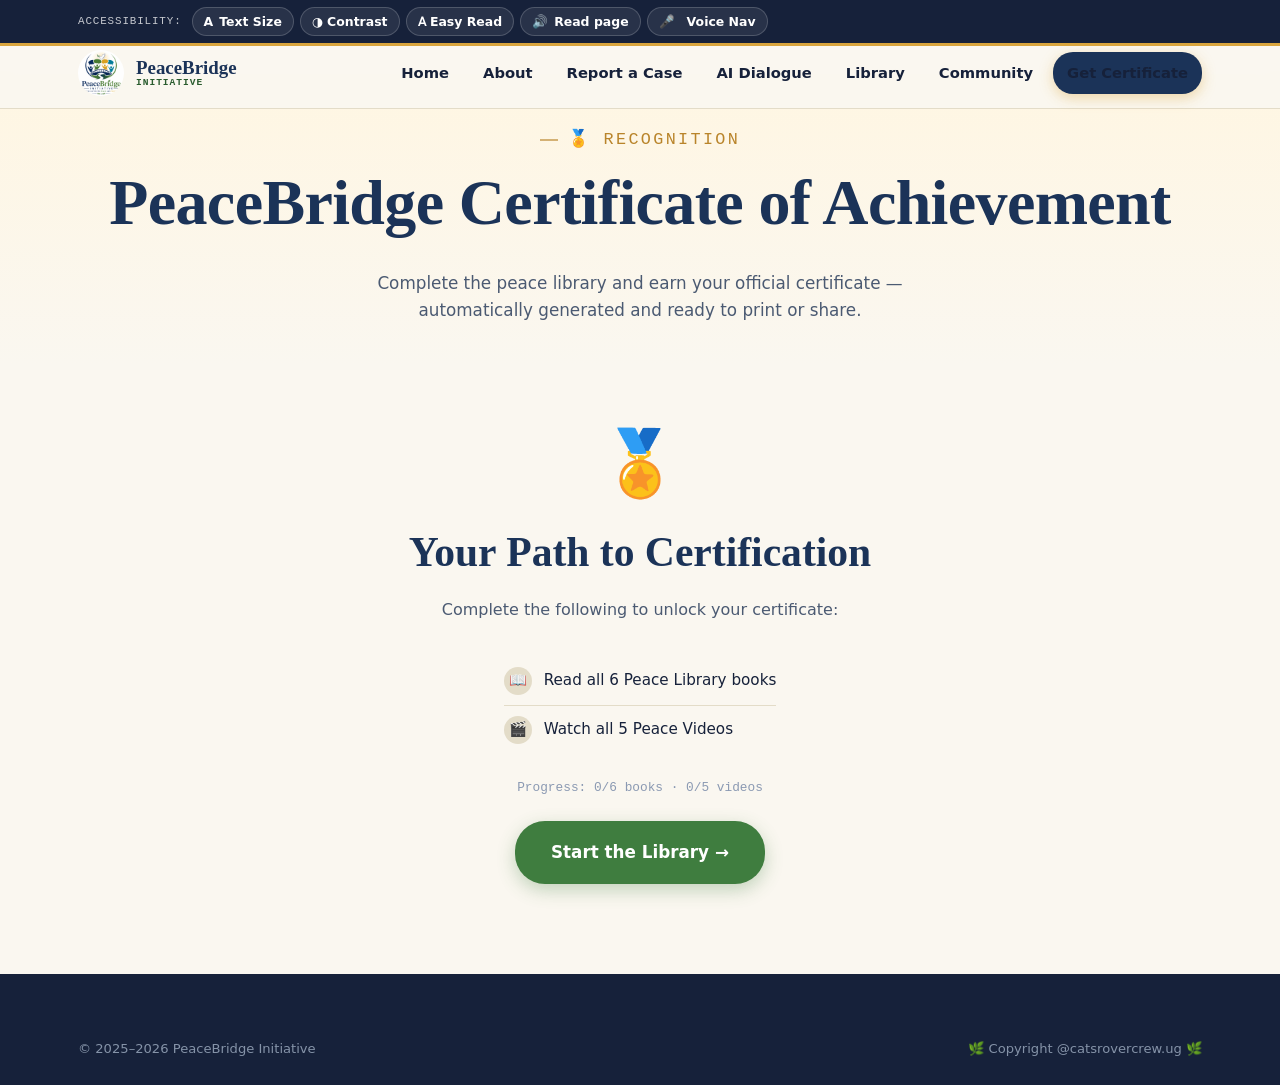
<file: certificate.html>
<!DOCTYPE html>
<html lang="en">
<head>
<meta charset="UTF-8">
<meta name="viewport" content="width=device-width, initial-scale=1.0">
<meta name="description" content="Earn your PeaceBridge Initiative Certificate after completing the peace library.">
<title>Certificate — PeaceBridge Initiative</title>
<link rel="icon" type="image/png" sizes="32x32" href="/icon.jpeg">
<link rel="stylesheet" href="style.css">
<style>
.cert-gate{ text-align:center; max-width:560px; margin:0 auto; }
.gate-icon{ font-size:4rem; margin-bottom:16px; }
.checklist{ list-style:none; padding:0; margin:24px 0; text-align:left; display:inline-block; }
.checklist li{
  display:flex; align-items:center; gap:12px; padding:10px 0;
  font-size:.95rem; border-bottom:1px solid var(--paper-line);
}
.checklist li:last-child{ border-bottom:none; }
.check-icon{ width:28px; height:28px; border-radius:50%; display:flex; align-items:center; justify-content:center; font-size:.9rem; flex-shrink:0; }
.check-done{ background:var(--green); color:#fff; }
.check-todo{ background:var(--paper-line); color:#8a99b2; }

/* Name form */
.name-form-card{ background:#fff; border:1px solid var(--paper-line); border-radius:var(--radius); padding:34px; max-width:480px; margin:0 auto; }
.name-form-card h3{ margin-bottom:20px; }

/* Certificate preview */
#cert-output{ display:none; }
.certificate{
  background:#fff; border:4px solid var(--gold); border-radius:4px;
  padding:60px 70px; max-width:820px; margin:0 auto;
  text-align:center; position:relative; font-family: var(--font-display);
  box-shadow:0 20px 60px rgba(27,51,88,.2);
}
.cert-outer-border{
  position:absolute; inset:10px;
  border:1px solid rgba(217,165,61,.4); border-radius:2px; pointer-events:none;
}
.cert-corners::before,.cert-corners::after{
  content:''; position:absolute; width:40px; height:40px;
  border-color:var(--gold); border-style:solid;
}
.cert-bg{
  position:absolute; inset:0; opacity:.03;
  background-image: repeating-linear-gradient(45deg, var(--navy) 0px, var(--navy) 1px, transparent 1px, transparent 12px);
  pointer-events:none;
}
.cert-emblem{ font-size:4.5rem; margin-bottom:8px; display:block; }
.cert-org{ font-family:var(--font-mono); font-size:.78rem; letter-spacing:.18em; text-transform:uppercase; color:var(--green-deep); margin-bottom:24px; }
.cert-title{ font-size:1rem; font-family:var(--font-mono); letter-spacing:.12em; text-transform:uppercase; color:#8a99b2; margin-bottom:6px; }
.cert-headline{ font-size:2.4rem; font-weight:800; color:var(--navy); margin:0 0 20px; }
.cert-recipient-label{ font-size:.82rem; font-family:var(--font-mono); text-transform:uppercase; letter-spacing:.1em; color:#8a99b2; margin-bottom:8px; }
.cert-name{ font-size:clamp(1.8rem,4vw,3rem); font-weight:800; color:var(--navy); border-bottom:2px solid var(--gold); display:inline-block; padding-bottom:6px; margin-bottom:24px; font-style:italic; }
.cert-body{ font-size:1rem; max-width:480px; margin:0 auto 28px; color:#4b5a72; line-height:1.7; }
.cert-date-row{ display:flex; justify-content:center; gap:60px; margin:28px 0 32px; flex-wrap:wrap; }
.cert-date-item{ text-align:center; }
.cert-date-item .val{ font-weight:700; font-size:.95rem; color:var(--navy); }
.cert-date-item .label-sm{ font-family:var(--font-mono); font-size:.65rem; text-transform:uppercase; letter-spacing:.08em; color:#8a99b2; margin-top:4px; }
.cert-sigs{ display:flex; justify-content:center; gap:80px; margin-top:32px; flex-wrap:wrap; }
.cert-sig{ text-align:center; }
.cert-sig .sig-line{ width:140px; height:1px; background:var(--navy); margin:0 auto 8px; }
.cert-sig .sig-name{ font-weight:700; font-size:.88rem; color:var(--navy); }
.cert-sig .sig-title{ font-size:.72rem; color:#8a99b2; font-family:var(--font-mono); }
.cert-id{ font-family:var(--font-mono); font-size:.68rem; letter-spacing:.06em; color:#aab; margin-top:24px; }
.cert-logo-row{ display:flex; align-items:center; justify-content:center; gap:14px; margin-bottom:20px; }
.cert-logo-row img{ width:56px; height:56px; }

.cert-actions{ display:flex; gap:14px; justify-content:center; flex-wrap:wrap; margin-top:32px; }

@media print{
  .a11y-bar,.site-header,.cert-actions,footer,.to-top{ display:none !important; }
  .certificate{ border-width:6px; padding:50px; box-shadow:none; }
  body{ background:white; }
  #cert-output{ display:block !important; }
  .cert-gate,.name-form-card{ display:none !important; }
}
</style>
</head>
<body>
<a href="#main-content" class="skip-link">Skip to main content</a>

<div class="a11y-bar" role="toolbar" aria-label="Accessibility tools">
  <div class="container">
    <span class="a11y-label">Accessibility:</span>
    <button class="a11y-btn" data-action="font-size"><span class="a11y-size-label">A</span> Text Size</button>
    <button class="a11y-btn" data-action="contrast" aria-pressed="false">◑ Contrast</button>
    <button class="a11y-btn" data-action="dyslexic" aria-pressed="false">𝖠 Easy Read</button>
    <button class="a11y-btn" data-action="read-page" aria-pressed="false">🔊 <span class="a11y-label-text">Read page</span></button>
    <button class="a11y-btn" data-action="voice-nav">🎤 <span><span class="dot"></span></span> Voice Nav</button>
  </div>
</div>

<header class="site-header" role="banner">
  <nav class="nav" aria-label="Main navigation">
    <a class="brand" href="index.html"><img src="/icon.jpeg" alt="PeaceBridge" width="46" height="46"><div class="brand-text">PeaceBridge<small>Initiative</small></div></a>
    <button class="nav-toggle" aria-expanded="false" aria-controls="nav-links" aria-label="Open menu"><span></span><span></span><span></span></button>
    <div class="nav-links" id="nav-links">
      <a href="index.html">Home</a><a href="about.html">About</a><a href="report.html">Report a Case</a>
      <a href="dialogue.html">AI Dialogue</a><a href="library.html">Library</a>
      <a href="community.html">Community</a><a href="certificate.html" class="active nav-cta" aria-current="page">Get Certificate</a>
    </div>
  </nav>
</header>

<main id="main-content">
  <div class="page-hero">
    <div class="container">
      <p class="eyebrow" style="justify-content:center;color:var(--gold-deep);">🏅 Recognition</p>
      <h1>PeaceBridge Certificate of Achievement</h1>
      <p>Complete the peace library and earn your official certificate — automatically generated and ready to print or share.</p>
    </div>
  </div>

  <section style="padding:48px 0 90px;">
    <div class="container">

      <!-- GATE: Not complete yet -->
      <div class="cert-gate reveal" id="gate-section">
        <div class="gate-icon" aria-hidden="true">🏅</div>
        <h2>Your Path to Certification</h2>
        <p style="color:#4b5a72;margin-bottom:10px;">Complete the following to unlock your certificate:</p>
        <ul class="checklist" id="checklist" aria-label="Completion requirements">
          <li><div class="check-icon check-todo" id="chk-b1" aria-label="Book 1 not yet read">📖</div>Read all 6 Peace Library books</li>
          <li><div class="check-icon check-todo" id="chk-v1" aria-label="Videos not yet watched">🎬</div>Watch all 5 Peace Videos</li>
        </ul>
        <p id="gate-progress-text" style="font-family:var(--font-mono);font-size:.8rem;color:#8a99b2;"></p>
        <a href="library.html" class="btn btn-green btn-lg" style="margin-top:10px;">Start the Library →</a>
      </div>

      <!-- READY: Show name form -->
      <div class="name-form-card reveal" id="name-form-section" style="display:none;">
        <div style="text-align:center;font-size:3rem;margin-bottom:12px;" aria-hidden="true">🎓</div>
        <h3 style="text-align:center;">You're Ready! Generate Your Certificate</h3>
        <p style="color:#566479;font-size:.92rem;text-align:center;margin-bottom:24px;">Enter the name to appear on your certificate. This is the only personal detail required.</p>
        <div class="field">
          <label for="cert-name-input">Full Name (as you want it on the certificate) <span class="required-mark">*</span></label>
          <div class="mic-input">
            <input type="text" id="cert-name-input" placeholder="e.g. Amara Nakato Opio" maxlength="60" aria-required="true">
            <button class="mic-btn" type="button" id="cert-mic-btn" aria-label="Speak your name">🎤</button>
          </div>
        </div>
        <div class="field">
          <label for="cert-district">Your District (optional)</label>
          <input type="text" id="cert-district" placeholder="e.g. Kampala" maxlength="40">
        </div>
        <button class="btn btn-gold btn-lg btn-block" onclick="generateCertificate()" style="margin-top:8px;">🏅 Generate My Certificate</button>
      </div>

      <!-- CERTIFICATE OUTPUT -->
      <div id="cert-output" aria-live="polite" aria-label="Your certificate">
        <div class="certificate" id="cert-card" role="img" aria-label="PeaceBridge Certificate of Achievement">
          <div class="cert-bg" aria-hidden="true"></div>
          <div class="cert-outer-border" aria-hidden="true"></div>

          <div class="cert-logo-row">
            <img src="/icon.jpeg" alt="PeaceBridge Initiative logo" width="56" height="56">
          </div>
          <span class="cert-org">PeaceBridge Initiative · Uganda · @catsrovercrew.ug</span>

          <div class="cert-title">Certificate of Achievement</div>
          <h2 class="cert-headline">PeaceBridge Champion</h2>

          <div class="cert-recipient-label">This certifies that</div>
          <div class="cert-name" id="cert-name-display">—</div>

          <p class="cert-body">
            has successfully completed the <strong>PeaceBridge Initiative Peace Education Programme</strong>,
            including six books on dialogue and conflict transformation and five educational videos on
            community peacebuilding. This individual has demonstrated a commitment to
            <em>Voices United for Peace and Progress</em>.
          </p>

          <p style="font-family:var(--font-mono);font-size:.72rem;text-transform:uppercase;letter-spacing:.1em;color:var(--gold-deep);margin-bottom:4px;">
            2026 Theme
          </p>
          <p style="font-family:var(--font-display);font-size:1.05rem;font-style:italic;color:var(--navy);margin-bottom:24px;">
            "Empowering Young People Through Dialogue and Peaceful Communities"
          </p>

          <div class="cert-date-row">
            <div class="cert-date-item">
              <div class="val" id="cert-date-display">—</div>
              <div class="label-sm">Date Issued</div>
            </div>
            <div class="cert-date-item">
              <div class="val" id="cert-district-display">Uganda</div>
              <div class="label-sm">District</div>
            </div>
            <div class="cert-date-item">
              <div class="val" id="cert-id-display">—</div>
              <div class="label-sm">Certificate ID</div>
            </div>
          </div>

          <div class="cert-sigs">
            <div class="cert-sig">
              <div class="sig-line"></div>
              <div class="sig-name">PeaceBridge Coordinator</div>
              <div class="sig-title">Programme Director</div>
            </div>
            <div class="cert-sig">
              <div class="sig-line"></div>
              <div class="sig-name">Community Peace Council</div>
              <div class="sig-title">Uganda National Chapter</div>
            </div>
          </div>

          <div class="cert-id">
            Verify at: peacebridge.ug/verify · <span id="cert-verify-id"></span>
          </div>
        </div>

        <div class="cert-actions" role="group" aria-label="Certificate actions">
          <button onclick="window.print()" class="btn btn-primary btn-lg">🖨️ Print Certificate</button>
          <button onclick="shareCert()" class="btn btn-gold btn-lg">📤 Share Certificate</button>
          <button onclick="downloadCert()" class="btn btn-green btn-lg">⬇️ Save as Image</button>
          <a href="community.html" class="btn btn-outline btn-lg">💬 Share with Community</a>
        </div>
      </div>

    </div>
  </section>
</main>

<footer role="contentinfo">
  <div class="container">
    <div class="footer-bottom" style="border-top:none;padding-top:0;">
      <span>© 2025–2026 PeaceBridge Initiative</span>
      <span>🌿 Copyright @catsrovercrew.ug 🌿</span>
    </div>
  </div>
</footer>

<button class="to-top" aria-label="Back to top">↑</button>
<script src="/app.js"></script>
<script>
function checkLibraryStatus(){
  const booksRead = PB.store.get('books_read',[]);
  const videosWatched = PB.store.get('videos_watched',[]);
  const booksComplete = booksRead.length >= 6;
  const videosComplete = videosWatched.length >= 5;
  const allComplete = PB.store.get('library_complete', false);

  // Update checklist visuals
  const b1 = document.getElementById('chk-b1');
  const v1 = document.getElementById('chk-v1');
  if(b1){ b1.className = 'check-icon ' + (booksComplete ? 'check-done':'check-todo'); b1.textContent = booksComplete ? '✓':'📖'; }
  if(v1){ v1.className = 'check-icon ' + (videosComplete ? 'check-done':'check-todo'); v1.textContent = videosComplete ? '✓':'🎬'; }

  const prog = document.getElementById('gate-progress-text');
  if(prog) prog.textContent = `Progress: ${booksRead.length}/6 books · ${videosWatched.length}/5 videos`;

  if(booksComplete && videosComplete){
    document.getElementById('gate-section').style.display = 'none';
    document.getElementById('name-form-section').style.display = 'block';
    // Pre-fill name if already generated
    const prev = PB.store.get('cert_name','');
    if(prev) document.getElementById('cert-name-input').value = prev;
  }

  // If cert already generated this session, show it
  if(PB.store.get('cert_generated') && PB.store.get('cert_name')){
    const storedName = PB.store.get('cert_name');
    const storedId = PB.store.get('cert_id');
    if(storedName && storedId){
      showCert(storedName, PB.store.get('cert_district','Uganda'), storedId);
    }
  }
}

function generateCertificate(){
  const name = document.getElementById('cert-name-input').value.trim();
  const district = document.getElementById('cert-district').value.trim() || 'Uganda';
  if(!name){ alert('Please enter your name to generate the certificate.'); document.getElementById('cert-name-input').focus(); return; }
  const id = PB.uid('CERT');
  PB.store.set('cert_name', name);
  PB.store.set('cert_district', district);
  PB.store.set('cert_id', id);
  PB.store.set('cert_generated', true);
  PB.store.set('total_certs', (PB.store.get('total_certs',0)||0)+1);
  showCert(name, district, id);
}

function showCert(name, district, id){
  document.getElementById('gate-section').style.display='none';
  document.getElementById('name-form-section').style.display='none';
  document.getElementById('cert-output').style.display='block';
  document.getElementById('cert-name-display').textContent = name;
  document.getElementById('cert-district-display').textContent = district || 'Uganda';
  document.getElementById('cert-id-display').textContent = id.slice(0,14);
  document.getElementById('cert-verify-id').textContent = id;
  document.getElementById('cert-date-display').textContent = new Date().toLocaleDateString('en-UG',{year:'numeric',month:'long',day:'numeric'});
  window.scrollTo({top:0, behavior:'smooth'});
  PB.announce('Your certificate has been generated for ' + name + '. Certificate ID: ' + id);
}

function shareCert(){
  const name = PB.store.get('cert_name', 'a PeaceBridge Champion');
  const text = `🏅 ${name} has completed the PeaceBridge Initiative Peace Education Programme and is now a certified PeaceBridge Champion! 🕊️ Voices United for Peace and Progress. #PeaceBridge #Uganda #Peace`;
  if(navigator.share){ navigator.share({title:'PeaceBridge Certificate',text}); }
  else {
    navigator.clipboard.writeText(text).then(()=> alert('Certificate text copied to clipboard! Paste it on WhatsApp or Facebook to share.'));
  }
}

function downloadCert(){
  alert('To save your certificate as an image:\n1. Right-click on the certificate\n2. Select "Save as image" or use your browser\'s print function\n3. Choose "Save as PDF" in the print dialog\n\nFor the best result, use the 🖨️ Print button and select "Save as PDF".');
}

document.addEventListener('DOMContentLoaded', function(){
  checkLibraryStatus();
  const micBtn = document.getElementById('cert-mic-btn');
  const nameInput = document.getElementById('cert-name-input');
  if(micBtn && nameInput) PB.attachMic(micBtn, nameInput);
});
</script>
</body>
</html>
</file>
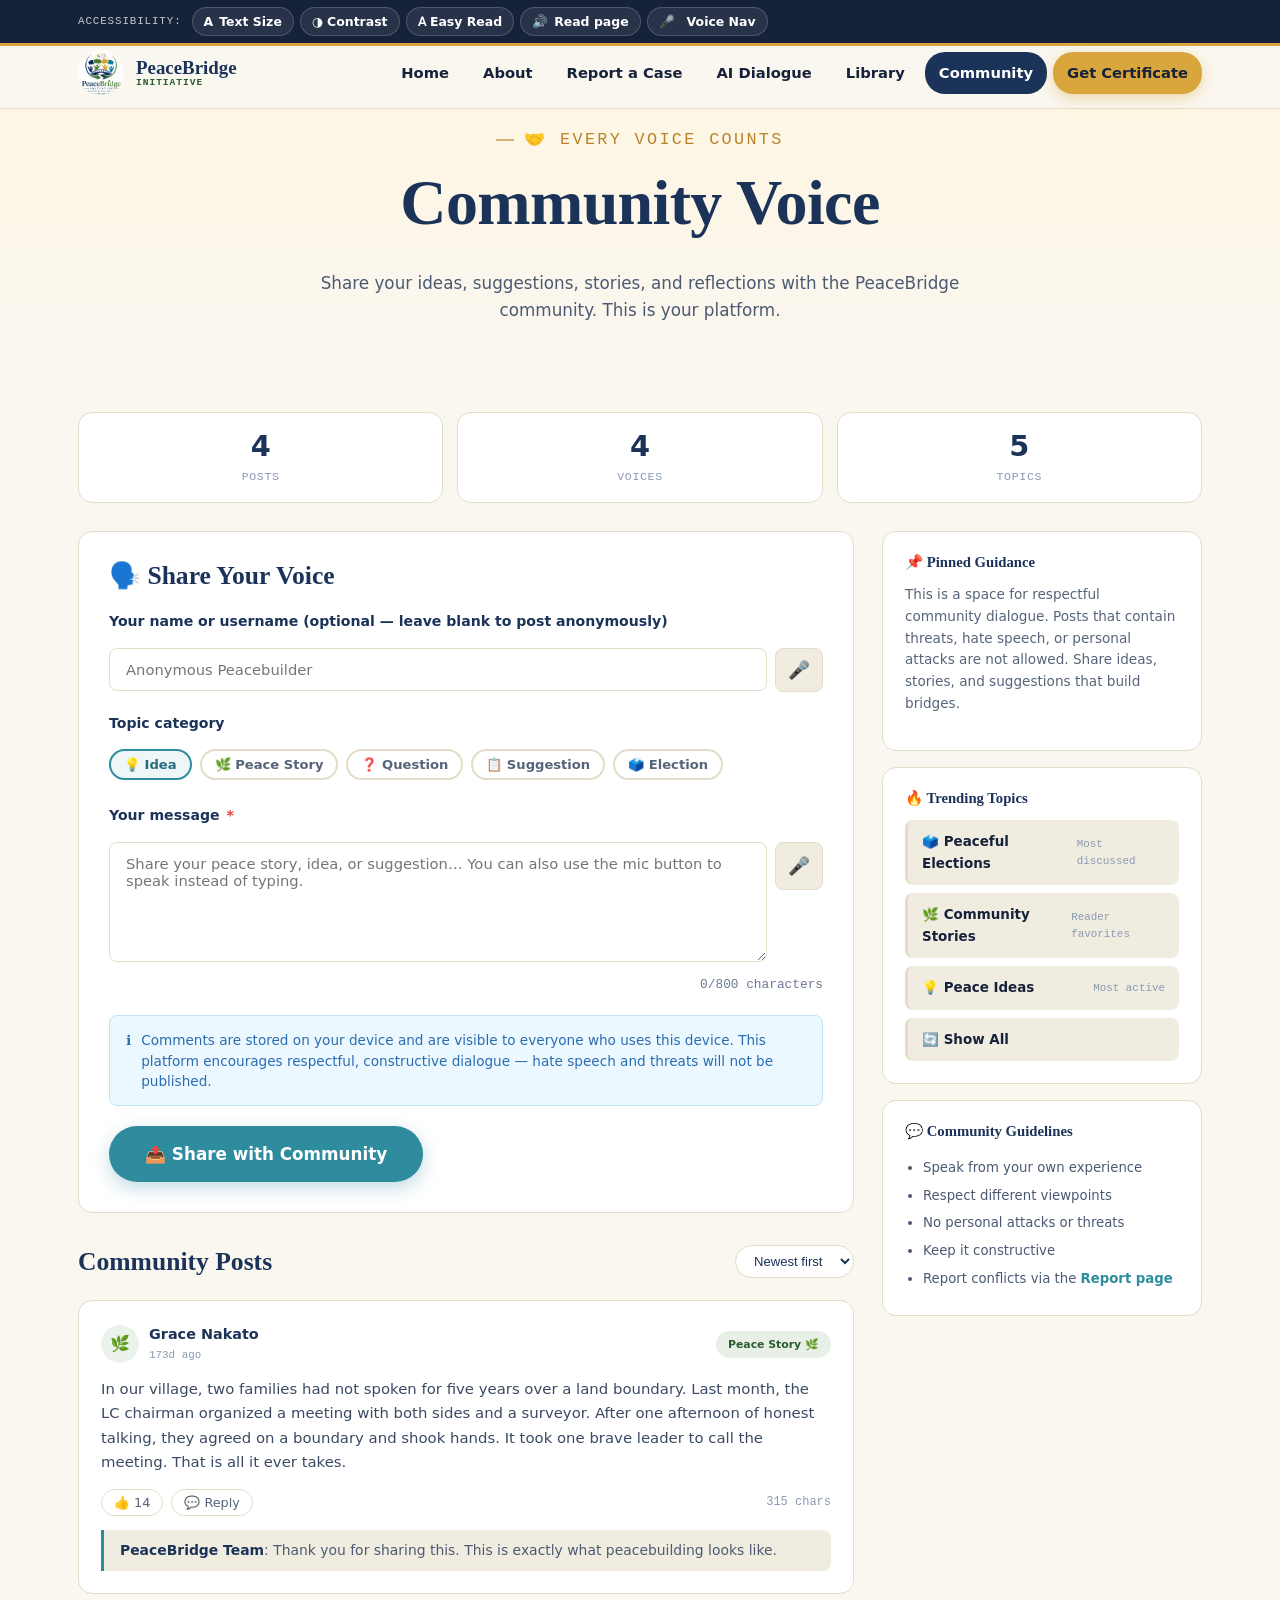
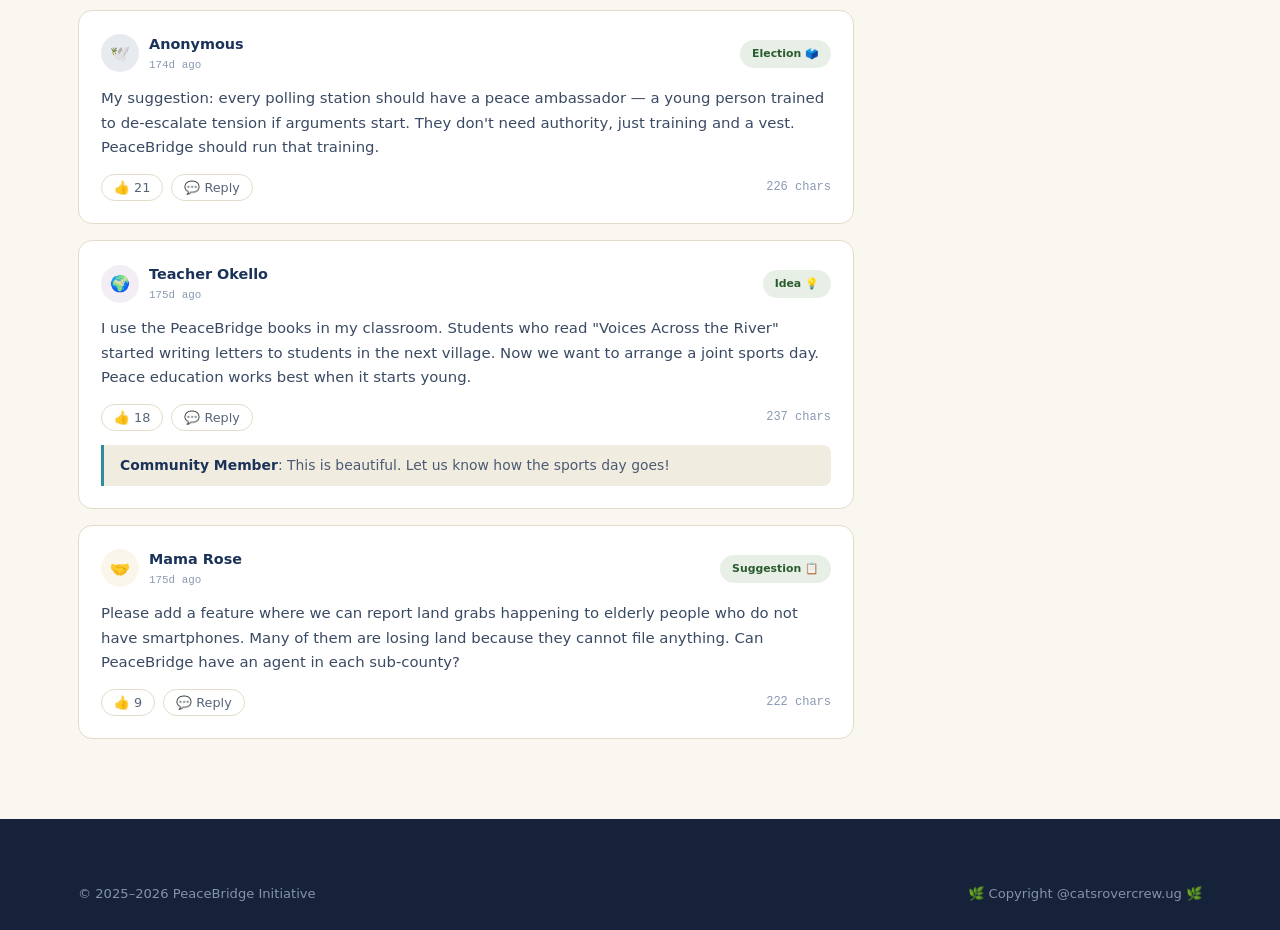
<file: community.html>
<!DOCTYPE html>
<html lang="en">

<head>
  <meta charset="UTF-8">
  <meta name="viewport" content="width=device-width, initial-scale=1.0">
  <meta name="description"
    content="PeaceBridge Community Voice — share your ideas, suggestions and stories about peace and conflict resolution.">
  <title>Community Voice — PeaceBridge Initiative</title>
  <link rel="icon" type="image/png" sizes="32x32" href="/icon.jpeg">
  <link rel="stylesheet" href="style.css">
  <style>
    /* Grid Systems & Containers */
    .community-layout {
      display: grid;
      grid-template-columns: 1fr 320px;
      gap: 28px;
      align-items: start;
    }

    @media(max-width:860px) {
      .community-layout {
        grid-template-columns: 1fr;
      }
    }

    /* Premium Input Structs & Utilities */
    .field {
      display: flex;
      flex-direction: column;
      gap: 8px;
      margin-bottom: 20px;
      text-align: left;
    }

    .field label {
      font-size: 0.88rem;
      font-weight: 600;
      color: var(--navy);
    }

    .field input[type="text"],
    .field textarea {
      width: 100%;
      padding: 12px 16px;
      border: 1px solid var(--paper-line);
      border-radius: 8px;
      font-family: inherit;
      font-size: 0.92rem;
      color: var(--navy-ink);
      transition: border-color 0.15s, box-shadow 0.15s;
      background: #ffffff;
    }

    .field input[type="text"]:focus,
    .field textarea:focus {
      outline: none;
      border-color: var(--teal);
      box-shadow: 0 0 0 3px rgba(49, 151, 149, 0.12);
    }

    .required-mark {
      color: #e53e3e;
      margin-left: 2px;
    }

    .hint {
      font-family: var(--font-mono);
      font-size: 0.72rem;
      color: #8a99b2;
      text-align: right;
      margin-top: 4px;
    }

    /* Accessible Audio/Microphone Bridge Controls */
    .mic-input {
      display: flex;
      position: relative;
      width: 100%;
      gap: 8px;
      align-items: center;
    }

    .mic-btn {
      background: var(--paper-dim);
      border: 1px solid var(--paper-line);
      border-radius: 8px;
      width: 44px;
      height: 44px;
      display: flex;
      align-items: center;
      justify-content: center;
      font-size: 1.1rem;
      cursor: pointer;
      transition: all 0.15s;
      flex-shrink: 0;
    }

    .mic-btn:hover {
      background: rgba(46, 140, 158, .08);
      border-color: var(--teal);
    }

    .mic-btn.listening {
      background: #fed7d7;
      border-color: #f56565;
      animation: pulseMic 1.4s infinite;
    }

    @keyframes pulseMic {
      0% {
        transform: scale(1);
      }

      50% {
        transform: scale(1.05);
      }

      100% {
        transform: scale(1);
      }
    }

    /* Cards & Interaction Wrappers */
    .post-form-card {
      background: #fff;
      border: 1px solid var(--paper-line);
      border-radius: var(--radius);
      padding: 30px;
    }

    .post-form-card h3 {
      margin-bottom: 20px;
    }

    .category-pills {
      display: flex;
      gap: 8px;
      flex-wrap: wrap;
      margin-bottom: 4px;
    }

    .cat-pill {
      border: 2px solid var(--paper-line);
      border-radius: 20px;
      padding: 6px 13px;
      background: none;
      cursor: pointer;
      font-size: .82rem;
      font-weight: 600;
      color: #566479;
      transition: all .15s;
    }

    .cat-pill.active,
    .cat-pill:hover {
      border-color: var(--teal);
      background: rgba(46, 140, 158, .08);
      color: var(--teal-deep);
    }

    .feed-header {
      display: flex;
      justify-content: space-between;
      align-items: center;
      margin-bottom: 22px;
      flex-wrap: wrap;
      gap: 10px;
    }

    .feed-header h3 {
      margin: 0;
    }

    .sort-select {
      border: 1px solid var(--paper-line);
      border-radius: 20px;
      padding: 7px 14px;
      font-size: .82rem;
      background: #fff;
      cursor: pointer;
      color: var(--navy);
      font-weight: 500;
    }

    .comment-card {
      background: #fff;
      border: 1px solid var(--paper-line);
      border-radius: var(--radius);
      padding: 22px;
      transition: box-shadow .2s;
      animation: msgIn .3s ease;
      text-align: left;
    }

    @keyframes msgIn {
      from {
        opacity: 0;
        transform: translateY(10px);
      }

      to {
        opacity: 1;
        transform: translateY(0);
      }
    }

    .comment-card:hover {
      box-shadow: 0 8px 20px var(--shadow-c);
    }

    .comment-header {
      display: flex;
      align-items: center;
      gap: 10px;
      margin-bottom: 12px;
    }

    .commenter-avatar {
      width: 38px;
      height: 38px;
      border-radius: 50%;
      display: flex;
      align-items: center;
      justify-content: center;
      font-size: 1rem;
      flex-shrink: 0;
      font-weight: bold;
    }

    .commenter-info .name {
      font-weight: 700;
      font-size: .9rem;
      color: var(--navy);
    }

    .commenter-info .meta {
      font-family: var(--font-mono);
      font-size: .68rem;
      color: #8a99b2;
      margin-top: 1px;
    }

    .comment-cat {
      margin-left: auto;
      flex-shrink: 0;
    }

    .comment-body {
      font-size: .93rem;
      color: #3a4a63;
      line-height: 1.65;
      margin-bottom: 14px;
      white-space: pre-wrap;
    }

    .comment-actions {
      display: flex;
      gap: 8px;
      align-items: center;
      flex-wrap: wrap;
    }

    .react-btn {
      border: 1px solid var(--paper-line);
      border-radius: 20px;
      padding: 5px 12px;
      background: none;
      font-size: .8rem;
      cursor: pointer;
      transition: background .12s;
      color: #566479;
      display: flex;
      align-items: center;
      gap: 4px;
    }

    .react-btn:hover,
    .react-btn.reacted {
      background: rgba(46, 140, 158, .1);
      border-color: var(--teal);
      color: var(--teal-deep);
    }

    .reply-thread {
      border-left: 3px solid var(--teal);
      padding-left: 16px;
      margin-top: 14px;
      display: flex;
      flex-direction: column;
      gap: 10px;
      background: var(--paper-dim);
      padding-top: 10px;
      padding-bottom: 10px;
      border-radius: 0 8px 8px 0;
    }

    .reply-item {
      font-size: .87rem;
      color: #4b5a72;
      line-height: 1.5;
    }

    .reply-name {
      font-weight: 700;
      color: var(--navy);
    }

    /* Sidebar Panels */
    .sidebar-pin {
      background: #fff;
      border: 1px solid var(--paper-line);
      border-radius: var(--radius);
      padding: 22px;
      margin-bottom: 16px;
      text-align: left;
    }

    .sidebar-pin h4 {
      font-size: .92rem;
      margin-bottom: 14px;
      display: flex;
      align-items: center;
      gap: 6px;
    }

    .trending-list {
      display: flex;
      flex-direction: column;
      gap: 8px;
    }

    .trending-item {
      padding: 11px 14px;
      background: var(--paper-dim);
      border-radius: 8px;
      font-size: .84rem;
      cursor: pointer;
      transition: all .12s;
      border-left: 3px solid var(--paper-line);
      display: flex;
      justify-content: space-between;
      align-items: center;
    }

    .trending-item:hover {
      background: rgba(46, 140, 158, .08);
      border-left-color: var(--teal);
      transform: translateX(2px);
    }

    .trending-item .t-label {
      font-weight: 700;
      color: var(--navy-ink);
    }

    .trending-item .t-count {
      font-family: var(--font-mono);
      font-size: .68rem;
      color: #8a99b2;
    }

    /* Empty States & Counter Blocks */
    .empty-state {
      text-align: center;
      padding: 48px 20px;
      color: #8a99b2;
      background: #fff;
      border: 1px solid var(--paper-line);
      border-radius: var(--radius);
    }

    .empty-state .icon {
      font-size: 3rem;
      margin-bottom: 12px;
    }

    .community-stats {
      display: grid;
      grid-template-columns: 1fr 1fr 1fr;
      gap: 14px;
      text-align: center;
      margin-bottom: 28px;
    }

    .community-stats>div {
      background: #fff;
      border: 1px solid var(--paper-line);
      padding: 16px;
      border-radius: var(--radius);
    }

    .cs-num {
      font-size: 1.8rem;
      font-weight: 800;
      color: var(--navy);
      line-height: 1.2;
    }

    .cs-label {
      font-size: .72rem;
      font-family: var(--font-mono);
      text-transform: uppercase;
      letter-spacing: .06em;
      color: #8a99b2;
      margin-top: 4px;
    }

    /* Informational Alert Box Utility */
    .alert {
      display: flex;
      gap: 10px;
      padding: 14px 16px;
      border-radius: 8px;
      font-size: 0.85rem;
      line-height: 1.5;
      text-align: left;
    }

    .alert-info {
      background: #ebf8ff;
      border: 1px solid #bee3f8;
      color: #2b6cb0;
    }
  </style>
</head>

<body>
  <a href="#main-content" class="skip-link">Skip to main content</a>

  <div class="a11y-bar" role="toolbar" aria-label="Accessibility tools">
    <div class="container">
      <span class="a11y-label">Accessibility:</span>
      <button class="a11y-btn" data-action="font-size"><span class="a11y-size-label">A</span> Text Size</button>
      <button class="a11y-btn" data-action="contrast" aria-pressed="false">◑ Contrast</button>
      <button class="a11y-btn" data-action="dyslexic" aria-pressed="false">𝖠 Easy Read</button>
      <button class="a11y-btn" data-action="read-page" aria-pressed="false">🔊 <span class="a11y-label-text">Read
          page</span></button>
      <button class="a11y-btn" data-action="voice-nav">🎤 <span><span class="dot"></span></span> Voice Nav</button>
    </div>
  </div>

  <header class="site-header" role="banner">
    <nav class="nav" aria-label="Main navigation">
      <a class="brand" href="index.html"><img src="/icon.jpeg" alt="PeaceBridge" width="46" height="46">
        <div class="brand-text">PeaceBridge<small>Initiative</small></div>
      </a>
      <button class="nav-toggle" aria-expanded="false" aria-controls="nav-links"
        aria-label="Open menu"><span></span><span></span><span></span></button>
      <div class="nav-links" id="nav-links">
        <a href="index.html">Home</a><a href="about.html">About</a><a href="report.html">Report a Case</a>
        <a href="dialogue.html">AI Dialogue</a><a href="library.html">Library</a>
        <a href="community.html" class="active" aria-current="page">Community</a>
        <a href="certificate.html" class="nav-cta">Get Certificate</a>
      </div>
    </nav>
  </header>

  <main id="main-content">
    <div class="page-hero">
      <div class="container">
        <p class="eyebrow" style="justify-content:center;color:var(--gold-deep);">🤝 Every Voice Counts</p>
        <h1>Community Voice</h1>
        <p>Share your ideas, suggestions, stories, and reflections with the PeaceBridge community. This is your
          platform.</p>
      </div>
    </div>

    <section style="padding:48px 0 80px;">
      <div class="container">

        <!-- Stats row -->
        <div class="community-stats reveal" role="region" aria-label="Community statistics">
          <div>
            <div class="cs-num" id="cs-posts">0</div>
            <div class="cs-label">Posts</div>
          </div>
          <div>
            <div class="cs-num" id="cs-voices">0</div>
            <div class="cs-label">Voices</div>
          </div>
          <div>
            <div class="cs-num" id="cs-topics">5</div>
            <div class="cs-label">Topics</div>
          </div>
        </div>

        <div class="community-layout">
          <!-- MAIN: Submit + Feed -->
          <div>
            <!-- Post form -->
            <div class="post-form-card reveal" role="region" aria-label="Share your voice">
              <h3>🗣️ Share Your Voice</h3>
              <div class="field">
                <label Jacks for="post-name">Your name or username (optional — leave blank to post anonymously)</label>
                <div class="mic-input">
                  <input type="text" id="post-name" placeholder="Anonymous Peacebuilder" maxlength="40">
                  <button class="mic-btn" type="button" id="mic-name" aria-label="Speak your name">🎤</button>
                </div>
              </div>
              <div class="field">
                <label>Topic category</label>
                <div class="category-pills" role="group" aria-label="Select topic category">
                  <button class="cat-pill active" data-cat="Idea 💡" onclick="selectCat(this)">💡 Idea</button>
                  <button class="cat-pill" data-cat="Peace Story 🌿" onclick="selectCat(this)">🌿 Peace Story</button>
                  <button class="cat-pill" data-cat="Question ❓" onclick="selectCat(this)">❓ Question</button>
                  <button class="cat-pill" data-cat="Suggestion 📋" onclick="selectCat(this)">📋 Suggestion</button>
                  <button class="cat-pill" data-cat="Election 🗳️" onclick="selectCat(this)">🗳️ Election</button>
                </div>
              </div>
              <div class="field">
                <label for="post-body">Your message <span class="required-mark">*</span></label>
                <div class="mic-input" style="align-items:flex-start;">
                  <textarea id="post-body" rows="4"
                    placeholder="Share your peace story, idea, or suggestion… You can also use the mic button to speak instead of typing."
                    maxlength="800" aria-required="true"></textarea>
                  <button class="mic-btn" type="button" id="mic-body" aria-label="Speak your message"
                    style="height:48px;">🎤</button>
                </div>
                <div class="hint"><span id="body-count">0</span>/800 characters</div>
              </div>
              <div class="alert alert-info" role="note" style="margin-bottom:20px;">
                <span>ℹ️</span>
                <span>Comments are stored on your device and are visible to everyone who uses this device. This platform
                  encourages respectful, constructive dialogue — hate speech and threats will not be published.</span>
              </div>
              <button class="btn btn-teal btn-lg" onclick="submitPost()">📤 Share with Community</button>
            </div>

            <!-- Feed -->
            <div style="margin-top:32px;" role="region" aria-label="Community posts">
              <div class="feed-header">
                <h3>Community Posts</h3>
                <select class="sort-select" id="sort-select" onchange="renderFeed()" aria-label="Sort posts">
                  <option value="newest">Newest first</option>
                  <option value="popular">Most liked</option>
                </select>
              </div>
              <div id="feed" aria-live="polite" style="display:flex;flex-direction:column;gap:16px;"></div>
            </div>
          </div>

          <!-- SIDEBAR -->
          <div>
            <div class="sidebar-pin">
              <h4>📌 Pinned Guidance</h4>
              <p style="font-size:.85rem;color:#566479;line-height:1.6;">This is a space for respectful community
                dialogue. Posts that contain threats, hate speech, or personal attacks are not allowed. Share ideas,
                stories, and suggestions that build bridges.</p>
            </div>

            <div class="sidebar-pin">
              <h4>🔥 Trending Topics</h4>
              <div class="trending-list">
                <div class="trending-item" onclick="filterTopic('Election 🗳️')" role="button" tabindex="0">
                  <div class="t-label">🗳️ Peaceful Elections</div>
                  <div class="t-count">Most discussed</div>
                </div>
                <div class="trending-item" onclick="filterTopic('Peace Story 🌿')" role="button" tabindex="0">
                  <div class="t-label">🌿 Community Stories</div>
                  <div class="t-count">Reader favorites</div>
                </div>
                <div class="trending-item" onclick="filterTopic('Idea 💡')" role="button" tabindex="0">
                  <div class="t-label">💡 Peace Ideas</div>
                  <div class="t-count">Most active</div>
                </div>
                <div class="trending-item" onclick="filterTopic(null)" role="button" tabindex="0">
                  <div class="t-label">🔄 Show All</div>
                </div>
              </div>
            </div>

            <div class="sidebar-pin">
              <h4>💬 Community Guidelines</h4>
              <ul style="font-size:.83rem;color:#4b5a72;padding-left:18px;line-height:2.1;margin:0;">
                <li>Speak from your own experience</li>
                <li>Respect different viewpoints</li>
                <li>No personal attacks or threats</li>
                <li>Keep it constructive</li>
                <li>Report conflicts via the <a href="report.html"
                    style="color:var(--teal); font-weight: 600; text-decoration: none;">Report page</a></li>
              </ul>
            </div>
          </div>
        </div>
      </div>
    </section>
  </main>

  <footer role="contentinfo">
    <div class="container">
      <div class="footer-bottom" style="border-top:none;padding-top:0;">
        <span>© 2025–2026 PeaceBridge Initiative</span>
        <span>🌿 Copyright @catsrovercrew.ug 🌿</span>
      </div>
    </div>
  </footer>

  <button class="to-top" aria-label="Back to top">↑</button>
  <script src="/app.js"></script>
  <script>
    const AVATAR_COLORS = ['#1B3358', '#3F7D3F', '#D9A53D', '#2E8C9E', '#8B4F9E'];
    const AVATAR_EMOJIS = ['🕊️', '🤝', '🌿', '💬', '⭐', '🌍', '👥', '📖'];
    let selectedCat = 'Idea 💡';
    let filterCat = null;

    const SEED_POSTS = [
      { id: 'seed1', name: 'Grace Nakato', cat: 'Peace Story 🌿', body: 'In our village, two families had not spoken for five years over a land boundary. Last month, the LC chairman organized a meeting with both sides and a surveyor. After one afternoon of honest talking, they agreed on a boundary and shook hands. It took one brave leader to call the meeting. That is all it ever takes.', date: '2026-06-14T09:00:00', likes: 14, replies: [{ name: 'PeaceBridge Team', text: 'Thank you for sharing this. This is exactly what peacebuilding looks like.' }] },
      { id: 'seed2', name: 'Anonymous', cat: 'Election 🗳️', body: 'My suggestion: every polling station should have a peace ambassador — a young person trained to de-escalate tension if arguments start. They don\'t need authority, just training and a vest. PeaceBridge should run that training.', date: '2026-06-13T14:30:00', likes: 21, replies: [] },
      { id: 'seed3', name: 'Teacher Okello', cat: 'Idea 💡', body: 'I use the PeaceBridge books in my classroom. Students who read "Voices Across the River" started writing letters to students in the next village. Now we want to arrange a joint sports day. Peace education works best when it starts young.', date: '2026-06-12T11:15:00', likes: 18, replies: [{ name: 'Community Member', text: 'This is beautiful. Let us know how the sports day goes!' }] },
      { id: 'seed4', name: 'Mama Rose', cat: 'Suggestion 📋', body: 'Please add a feature where we can report land grabs happening to elderly people who do not have smartphones. Many of them are losing land because they cannot file anything. Can PeaceBridge have an agent in each sub-county?', date: '2026-06-11T16:45:00', likes: 9, replies: [] },
    ];

    function loadPosts() {
      if (!window.PB || !PB.store) return SEED_POSTS;
      const stored = PB.store.get('community_posts', []);
      const allIds = stored.map(p => p.id);
      const seeds = SEED_POSTS.filter(s => !allIds.includes(s.id));
      return [...stored, ...seeds];
    }

    function savePosts(posts) {
      if (!window.PB || !PB.store) return;
      const userPosts = posts.filter(p => !p.id.startsWith('seed'));
      PB.store.set('community_posts', userPosts);
    }

    let allPosts = loadPosts();

    function selectCat(btn) {
      document.querySelectorAll('.cat-pill').forEach(b => b.classList.remove('active'));
      btn.classList.add('active');
      selectedCat = btn.getAttribute('data-cat');
    }

    function filterTopic(cat) {
      filterCat = cat;
      renderFeed();
    }

    function submitPost() {
      const name = document.getElementById('post-name').value.trim() || 'Anonymous';
      const body = document.getElementById('post-body').value.trim();
      if (!body || body.length < 10) { alert('Please write at least 10 characters before posting.'); return; }

      const blockedWords = /\b(kill|murder|attack|rape|bomb)\b/i;
      if (blockedWords.test(body)) { alert('Your message contains language that goes against our community guidelines. Please revise it.'); return; }

      const generatedId = (window.PB && typeof PB.uid === 'function') ? PB.uid('POST') : 'user_' + Math.random().toString(36).substr(2, 9);
      const post = { id: generatedId, name, cat: selectedCat, body, date: new Date().toISOString(), likes: 0, replies: [] };
      allPosts.unshift(post);
      savePosts(allPosts);
      document.getElementById('post-name').value = '';
      document.getElementById('post-body').value = '';
      document.getElementById('body-count').textContent = '0';
      renderFeed();
      updateStats();
      if (window.PB && typeof PB.announce === 'function') PB.announce('Your post has been shared with the community. Thank you!');
    }

    function likePost(id) {
      const post = allPosts.find(p => p.id === id);
      if (post) { post.likes = (post.likes || 0) + 1; savePosts(allPosts); renderFeed(); }
    }

    function renderFeed() {
      const sort = document.getElementById('sort-select').value;
      let posts = [...allPosts];
      if (filterCat) posts = posts.filter(p => p.cat === filterCat);
      if (sort === 'popular') posts.sort((a, b) => (b.likes || 0) - (a.likes || 0));

      const feed = document.getElementById('feed');
      if (!posts.length) {
        feed.innerHTML = `<div class="empty-state"><div class="icon">💬</div><p>No posts yet${filterCat ? ' in this category' : ''}. Be the first to share!</p></div>`;
        return;
      }

      feed.innerHTML = posts.map(p => {
        const color = AVATAR_COLORS[Math.abs(p.name.charCodeAt(0) || 0) % AVATAR_COLORS.length];
        const emoji = AVATAR_EMOJIS[Math.abs((p.name.charCodeAt(1) || 0)) % AVATAR_EMOJIS.length];
        const timeAgo = formatTimeAgo(new Date(p.date));
        const repliesHtml = (p.replies || []).map(r => `<div class="reply-item"><span class="reply-name">${esc(r.name)}</span>: ${esc(r.text)}</div>`).join('');
        return `
    <div class="comment-card" id="post-${p.id}">
      <div class="comment-header">
        <div class="commenter-avatar" style="background:${color}1a;color:${color};" aria-hidden="true">${p.name === 'Anonymous' ? '🕊️' : emoji}</div>
        <div class="commenter-info">
          <div class="name">${esc(p.name)}</div>
          <div class="meta">${timeAgo}</div>
        </div>
        <div class="comment-cat">
          <span class="pill pill-green" style="font-size:.68rem;">${esc(p.cat)}</span>
        </div>
      </div>
      <div class="comment-body">${esc(p.body)}</div>
      <div class="comment-actions">
        <button class="react-btn" onclick="likePost('${p.id}')" aria-label="Like this post">👍 ${p.likes || 0}</button>
        <button class="react-btn" onclick="replyTo('${p.id}')" aria-label="Reply to this post">💬 Reply</button>
        <span style="font-size:.75rem;color:#8a99b2;margin-left:auto;font-family:var(--font-mono);">${(p.body || '').length} chars</span>
      </div>
      ${repliesHtml ? `<div class="reply-thread">${repliesHtml}</div>` : ''}
      <div id="reply-form-${p.id}" style="display:none;margin-top:16px;">
        <div class="mic-input" style="align-items:flex-start;">
          <textarea id="reply-text-${p.id}" rows="2" placeholder="Write a respectful reply…" style="border:1px solid var(--paper-line);border-radius:8px;padding:10px;font-family:inherit;font-size:.88rem;width:100%;resize:none;"></textarea>
          <button class="mic-btn" type="button" id="mic-reply-${p.id}" aria-label="Speak reply">🎤</button>
        </div>
        <div style="display:flex;gap:8px;margin-top:8px;">
          <button class="btn btn-teal" style="padding:7px 14px;font-size:.8rem;" onclick="submitReply('${p.id}')">Post Reply</button>
          <button class="btn btn-outline" style="padding:7px 14px;font-size:.8rem;" onclick="document.getElementById('reply-form-${p.id}').style.display='none'">Cancel</button>
        </div>
      </div>
    </div>`;
      }).join('');

      posts.forEach(p => {
        const micBtn = document.getElementById('mic-reply-' + p.id);
        const textArea = document.getElementById('reply-text-' + p.id);
        if (micBtn && textArea && window.PB && typeof PB.attachMic === 'function') PB.attachMic(micBtn, textArea);
      });
    }

    function replyTo(id) {
      const form = document.getElementById('reply-form-' + id);
      if (form) form.style.display = form.style.display === 'none' ? 'block' : 'none';
    }

    function submitReply(id) {
      const text = (document.getElementById('reply-text-' + id) || {}).value || '';
      if (!text.trim()) return;
      const post = allPosts.find(p => p.id === id);
      if (post) {
        post.replies = post.replies || [];
        post.replies.push({ name: 'Community Member', text: text.trim() });
        savePosts(allPosts);
        renderFeed();
      }
    }

    function updateStats() {
      const postsCount = document.getElementById('cs-posts');
      const voicesCount = document.getElementById('cs-voices');
      if (postsCount) postsCount.textContent = allPosts.length;
      if (voicesCount) voicesCount.textContent = new Set(allPosts.map(p => p.name)).size;
    }

    function formatTimeAgo(date) {
      const diff = (Date.now() - date) / 1000;
      if (diff < 60) return 'Just now';
      if (diff < 3600) return Math.floor(diff / 60) + 'm ago';
      if (diff < 86400) return Math.floor(diff / 3600) + 'h ago';
      return Math.floor(diff / 86400) + 'd ago';
    }

    function esc(s) { return String(s || '').replace(/&/g, '&amp;').replace(/</g, '&lt;').replace(/>/g, '&gt;'); }

    document.addEventListener('DOMContentLoaded', function () {
      const body = document.getElementById('post-body');
      if (body) body.addEventListener('input', function () { document.getElementById('body-count').textContent = this.value.length; });

      if (window.PB && typeof PB.attachMic === 'function') {
        PB.attachMic(document.getElementById('mic-name'), document.getElementById('post-name'));
        PB.attachMic(document.getElementById('mic-body'), document.getElementById('post-body'));
      }
      renderFeed(); updateStats();
    });
  </script>
</body>

</html>
</file>
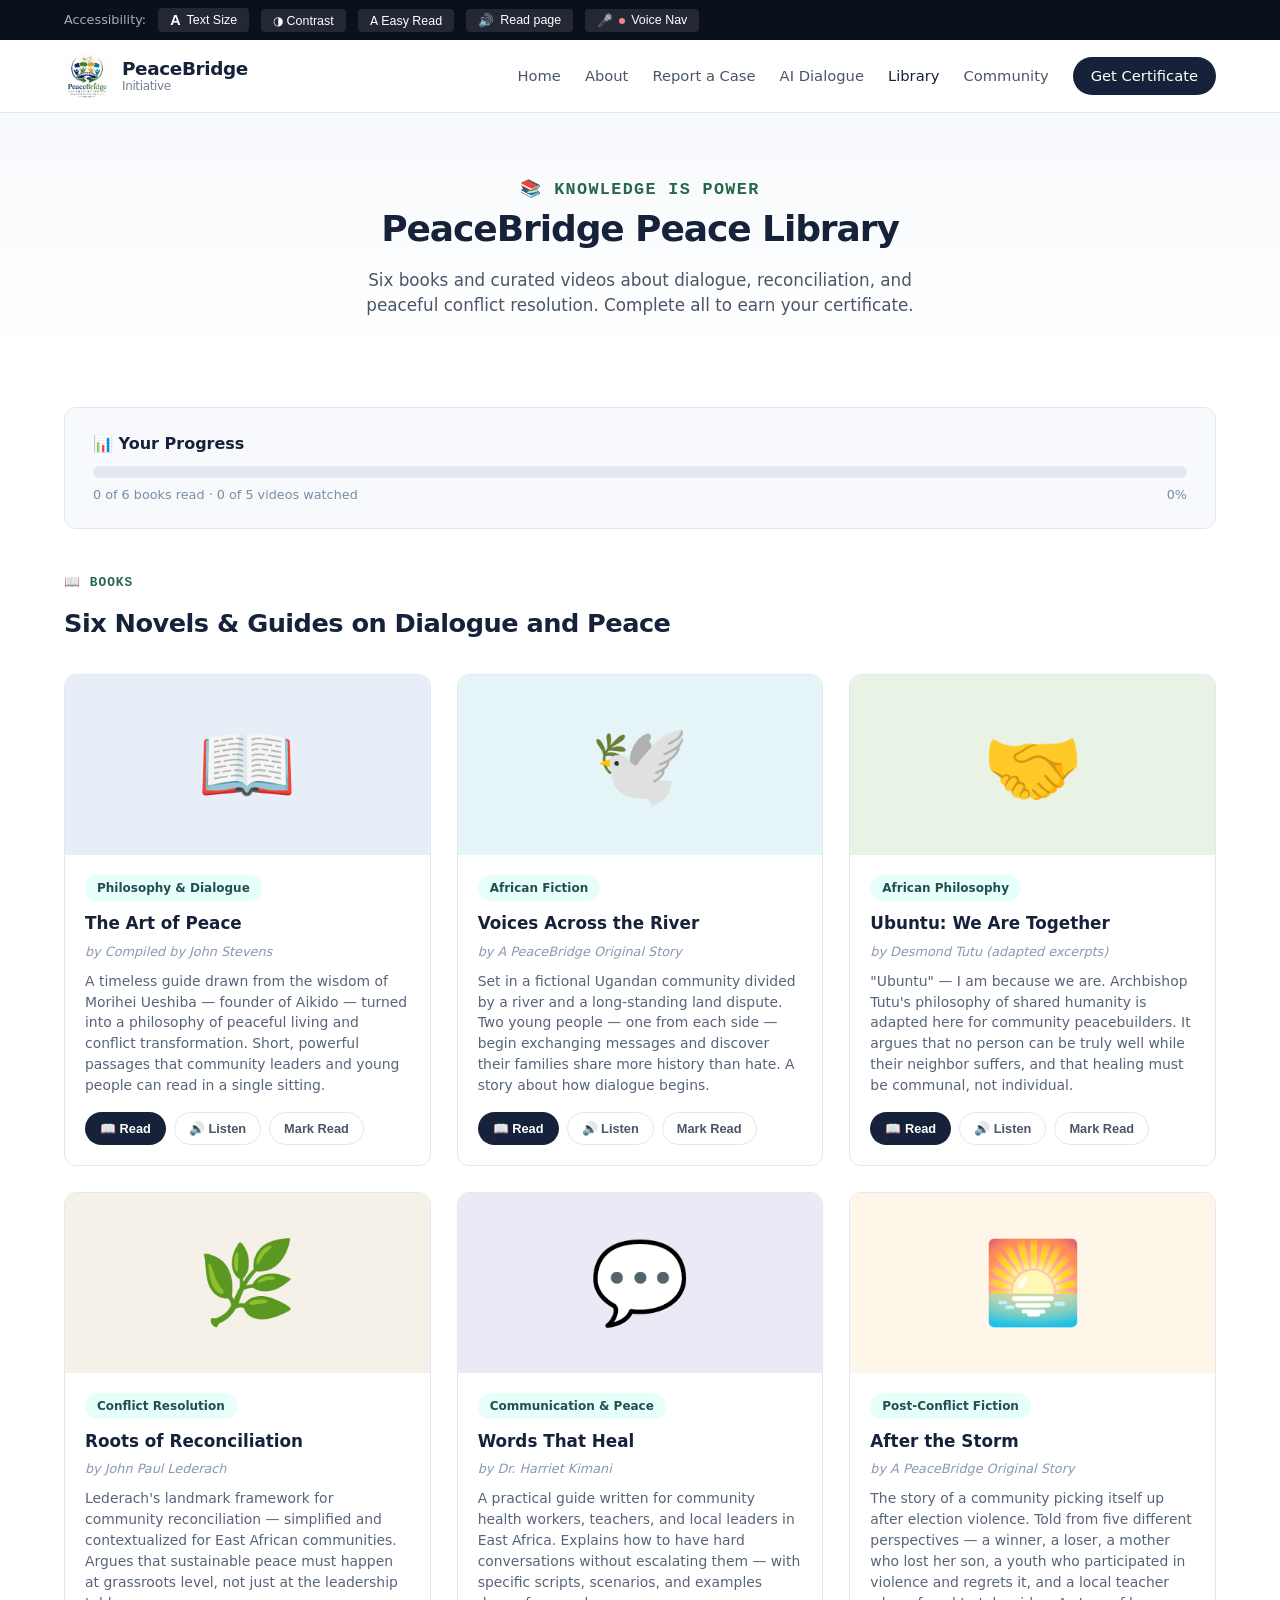
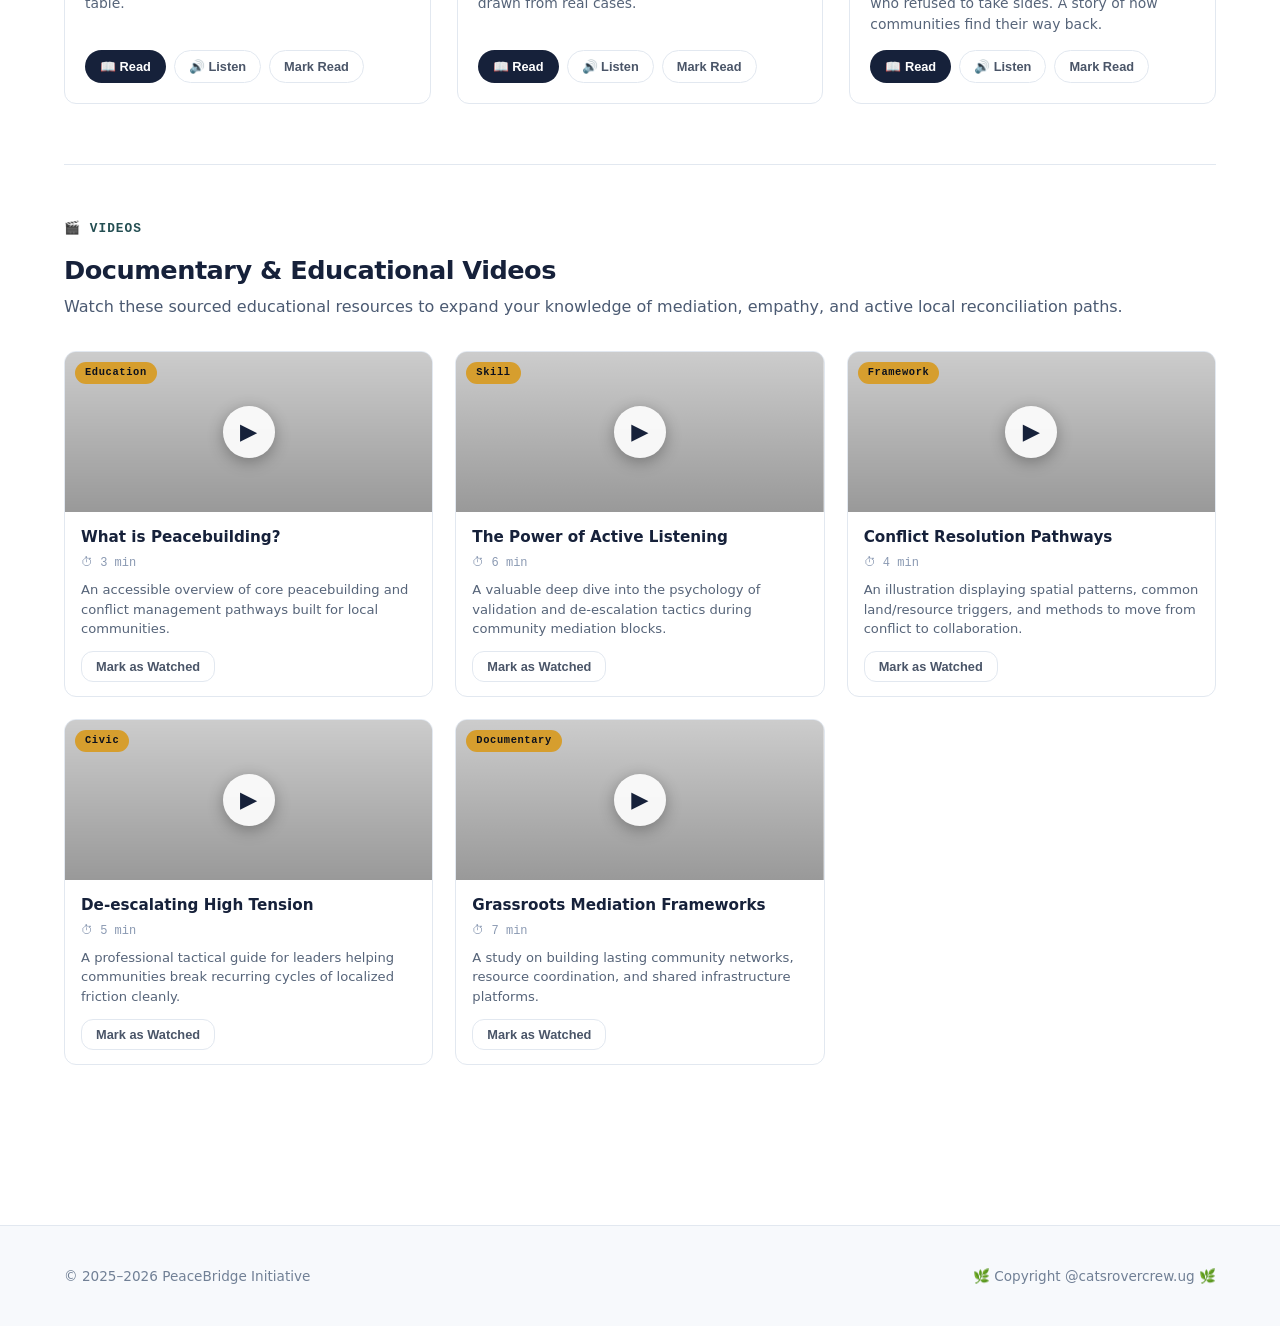
<file: library.html>
<!DOCTYPE html>
<html lang="en">

<head>
  <meta charset="UTF-8">
  <meta name="viewport" content="width=device-width, initial-scale=1.0">
  <meta name="description"
    content="PeaceBridge Peace Library — six books and videos about dialogue and peaceful conflict resolution. Complete them to earn your certificate.">
  <title>Peace Library — PeaceBridge Initiative</title>
  <link rel="icon" type="image/png" sizes="32x32" href="icon.jpeg">
 
  <style>
    /* Progress bar at top */
    .lib-progress-bar {
      background: var(--paper-dim);
      border-radius: var(--radius);
      padding: 24px 28px;
      margin-bottom: 40px;
      border: 1px solid var(--paper-line);
    }

    .lib-progress-bar h3 {
      margin: 0 0 10px;
      font-size: 1rem;
    }

    .bar-track {
      background: var(--paper-line);
      border-radius: 10px;
      height: 12px;
      overflow: hidden;
    }

    .bar-fill {
      height: 100%;
      border-radius: 10px;
      background: linear-gradient(90deg, var(--green), var(--teal));
      transition: width .5s ease;
    }

    .prog-nums {
      display: flex;
      justify-content: space-between;
      margin-top: 7px;
      font-size: .8rem;
      color: #7a8da6;
    }

    /* Book grid */
    .books-grid {
      display: grid;
      grid-template-columns: repeat(3, 1fr);
      gap: 26px;
    }

    @media(max-width:900px) {
      .books-grid {
        grid-template-columns: repeat(2, 1fr);
      }
    }

    @media(max-width:560px) {
      .books-grid {
        grid-template-columns: 1fr;
      }
    }

    .book-card {
      background: #fff;
      border: 1px solid var(--paper-line);
      border-radius: var(--radius);
      overflow: hidden;
      transition: transform .2s, box-shadow .2s;
      display: flex;
      flex-direction: column;
    }

    .book-card:hover {
      transform: translateY(-5px);
      box-shadow: 0 16px 32px var(--shadow-c);
    }

    .book-cover {
      height: 180px;
      display: flex;
      align-items: center;
      justify-content: center;
      font-size: 5rem;
      position: relative;
    }

    .book-card.read .book-cover::after {
      content: '✓ Read';
      position: absolute;
      top: 10px;
      right: 10px;
      background: var(--green);
      color: #fff;
      font-family: var(--font-mono);
      font-size: .68rem;
      letter-spacing: .06em;
      padding: 4px 10px;
      border-radius: 20px;
      font-weight: 700;
    }

    .book-body {
      padding: 20px;
      flex: 1;
      display: flex;
      flex-direction: column;
    }

    .book-body h3 {
      font-size: 1.05rem;
      margin-bottom: 5px;
    }

    .book-author {
      font-size: .8rem;
      color: #8a99b2;
      margin-bottom: 10px;
      font-style: italic;
    }

    .book-body p {
      font-size: .87rem;
      color: #566479;
      flex: 1;
    }

    .book-actions {
      display: flex;
      gap: 8px;
      margin-top: 16px;
      flex-wrap: wrap;
    }

    .book-actions .btn {
      padding: 8px 14px;
      font-size: .8rem;
      border-radius: 20px;
    }

    /* Modal overlay */
    .modal-overlay {
      display: none;
      position: fixed;
      inset: 0;
      background: rgba(22, 33, 58, .6);
      z-index: 2000;
      align-items: center;
      justify-content: center;
      padding: 20px;
    }

    .modal-overlay.open {
      display: flex;
    }

    .modal {
      background: #fff;
      border-radius: var(--radius);
      max-width: 640px;
      width: 100%;
      max-height: 85vh;
      overflow-y: auto;
      padding: 34px;
      position: relative;
      box-shadow: 0 24px 64px rgba(0, 0, 0, .3);
    }

    .modal-close {
      position: absolute;
      top: 14px;
      right: 16px;
      background: none;
      border: none;
      font-size: 1.4rem;
      cursor: pointer;
      color: #8a99b2;
    }

    .modal h2 {
      font-size: 1.4rem;
      margin-bottom: 6px;
    }

    .modal .byline {
      font-style: italic;
      color: #8a99b2;
      font-size: .88rem;
      margin-bottom: 18px;
    }

    .modal .chapter {
      background: var(--paper-dim);
      border-radius: 10px;
      padding: 18px;
      margin-bottom: 14px;
      font-size: .92rem;
      line-height: 1.7;
    }

    .modal .chapter h4 {
      margin: 0 0 10px;
      color: var(--navy);
    }

    .read-confirm {
      background: linear-gradient(135deg, #E8F3E6, #D2EAD0);
      border-radius: 10px;
      padding: 16px 20px;
      margin-top: 20px;
    }

    .read-confirm p {
      font-size: .88rem;
      color: var(--green-deep);
      margin: 0 0 12px;
      font-weight: 600;
    }

    /* Videos section */
    .videos-grid {
      display: grid;
      grid-template-columns: repeat(3, 1fr);
      gap: 22px;
    }

    @media(max-width:860px) {
      .videos-grid {
        grid-template-columns: repeat(2, 1fr);
      }
    }

    @media(max-width:520px) {
      .videos-grid {
        grid-template-columns: 1fr;
      }
    }

    .video-card {
      background: #fff;
      border: 1px solid var(--paper-line);
      border-radius: var(--radius);
      overflow: hidden;
      transition: transform .2s, box-shadow .2s;
    }

    .video-card:hover {
      transform: translateY(-4px);
      box-shadow: 0 12px 24px var(--shadow-c);
    }

    .video-thumb {
      background: linear-gradient(135deg, var(--navy), #234876);
      height: 160px;
      display: flex;
      align-items: center;
      justify-content: center;
      position: relative;
      cursor: pointer;
      background-size: cover !important;
      background-position: center !important;
    }

    .play-btn {
      width: 52px;
      height: 52px;
      border-radius: 50%;
      background: rgba(255, 255, 255, .9);
      display: flex;
      align-items: center;
      justify-content: center;
      font-size: 1.4rem;
      box-shadow: 0 4px 16px rgba(0, 0, 0, .3);
      transition: transform .15s;
    }

    .video-thumb:hover .play-btn {
      transform: scale(1.1);
    }

    .video-tag {
      position: absolute;
      top: 10px;
      left: 10px;
      font-size: .65rem;
      font-family: var(--font-mono);
      letter-spacing: .06em;
      background: var(--gold);
      color: var(--navy-ink);
      padding: 3px 10px;
      border-radius: 20px;
      font-weight: 700;
      z-index: 2;
    }

    .video-body {
      padding: 14px 16px;
    }

    .video-body h4 {
      font-size: .95rem;
      margin-bottom: 5px;
    }

    .video-body .dur {
      font-size: .75rem;
      color: #8a99b2;
      font-family: var(--font-mono);
    }

    .video-card.watched .video-thumb::after {
      content: '✓ Watched';
      position: absolute;
      top: 10px;
      right: 10px;
      background: var(--green);
      color: #fff;
      font-family: var(--font-mono);
      font-size: .65rem;
      padding: 3px 10px;
      border-radius: 20px;
      font-weight: 700;
      z-index: 2;
    }

    /* Responsive Video Container */
    .video-container {
      position: relative;
      padding-bottom: 56.25%;
      height: 0;
      overflow: hidden;
      border-radius: 8px;
      margin-bottom: 18px;
      background: #000;
    }

    .video-container iframe {
      position: absolute;
      top: 0;
      left: 0;
      width: 100%;
      height: 100%;
      border: 0;
    }

    /* Cert unlock banner */
    .cert-unlock-banner {
      background: linear-gradient(135deg, #D9A53D, #B9842A);
      color: #fff;
      border-radius: var(--radius);
      padding: 28px 32px;
      text-align: center;
      margin-top: 40px;
      display: none;
    }

    .cert-unlock-banner.show {
      display: block;
      animation: fadeInUp .5s ease;
    }

    @keyframes fadeInUp {
      from {
        opacity: 0;
        transform: translateY(20px);
      }

      to {
        opacity: 1;
        transform: translateY(0);
      }
    }

    .cert-unlock-banner h2 {
      color: #fff;
      font-size: 1.6rem;
      margin-bottom: 8px;
    }

    .cert-unlock-banner p {
      opacity: .9;
      margin-bottom: 18px;
    }

    /* ==========================================================================
   1. CORE VARIABLES & THEME SETUP
   ========================================================================== */
:root {
  /* Editorial Palette */
  --navy: #16213a;
  --navy-ink: #0b101d;
  --paper-dim: #f7f9fc;
  --paper-line: #e2e8f0;
  --shadow-c: rgba(22, 33, 58, 0.05);
  
  /* Accent Signifiers */
  --green: #38a169;
  --green-deep: #276749;
  --teal: #319795;
  --teal-deep: #234e52;
  --gold: #d69e2e;
  
  /* Layout Architecture */
  --radius: 12px;
  --font-sans: system-ui, -apple-system, BlinkMacSystemFont, "Segoe UI", Roboto, Helvetica, Arial, sans-serif;
  --font-mono: ui-monospace, SFMono-Regular, Menlo, Monaco, Consolas, "Liberation Mono", "Courier New", monospace;
}

/* ==========================================================================
   2. GLOBAL RESET & BASE STYLES
   ========================================================================== */
*, *::before, *::after {
  box-sizing: border-box;
  margin: 0;
  padding: 0;
}

body {
  font-family: var(--font-sans);
  background-color: #ffffff;
  color: var(--navy);
  line-height: 1.5;
  -webkit-font-smoothing: antialiased;
}

.container {
  width: 100%;
  max-width: 1200px;
  margin: 0 auto;
  padding: 0 24px;
}

hr.div {
  border: 0;
  height: 1px;
  background: var(--paper-line);
}

/* ==========================================================================
   3. ACCESSIBILITY STRUCTS
   ========================================================================== */
.skip-link {
  position: absolute;
  top: -100px;
  left: 20px;
  background: var(--navy);
  color: #fff;
  padding: 10px 20px;
  border-radius: 0 0 8px 8px;
  z-index: 9999;
  text-decoration: none;
  font-weight: 600;
  transition: top 0.2s ease;
}
.skip-link:focus { top: 0; }

.a11y-bar {
  background: var(--navy-ink);
  color: #fff;
  padding: 8px 0;
  font-size: 0.8rem;
}
.a11y-bar .container {
  display: flex;
  align-items: center;
  gap: 12px;
  flex-wrap: wrap;
}
.a11y-label { color: #a0aec0; }
.a11y-btn {
  background: rgba(255, 255, 255, 0.1);
  border: 0;
  color: #fff;
  padding: 4px 12px;
  border-radius: 4px;
  cursor: pointer;
  font-size: 0.78rem;
  display: inline-flex;
  align-items: center;
  gap: 6px;
  transition: background 0.2s;
}
.a11y-btn:hover { background: rgba(255, 255, 255, 0.2); }
.a11y-size-label { font-weight: bold; font-size: 0.9rem; }
.dot { width: 6px; height: 6px; background: #fc8181; border-radius: 50%; display: inline-block; }

/* ==========================================================================
   4. NAVIGATION HEADER
   ========================================================================== */
.site-header {
  background: #ffffff;
  border-bottom: 1px solid var(--paper-line);
  position: sticky;
  top: 0;
  z-index: 1000;
}
.nav {
  max-width: 1200px;
  margin: 0 auto;
  padding: 0 24px;
  height: 72px;
  display: flex;
  align-items: center;
  justify-content: space-between;
}
.brand {
  display: flex;
  align-items: center;
  gap: 12px;
  text-decoration: none;
  color: var(--navy);
}
.brand img { border-radius: 8px; object-fit: cover; }
.brand-text { font-weight: 800; font-size: 1.15rem; line-height: 1.1; letter-spacing: -0.02em; }
.brand-text small { display: block; font-size: 0.75rem; color: #718096; font-weight: 500; }

.nav-links { display: flex; align-items: center; gap: 24px; }
.nav-links a {
  text-decoration: none;
  color: #4a5568;
  font-size: 0.92rem;
  font-weight: 500;
  transition: color 0.2s;
}
.nav-links a:hover, .nav-links a.active { color: var(--navy); }
.nav-links a.nav-cta {
  background: var(--navy);
  color: #ffffff;
  padding: 8px 18px;
  border-radius: 20px;
}
.nav-links a.nav-cta:hover { background: var(--navy-ink); }

.nav-toggle { display: none; background: none; border: 0; cursor: pointer; flex-direction: column; gap: 5px; }
.nav-toggle span { width: 22px; height: 2px; background: var(--navy); border-radius: 2px; }

@media(max-width: 768px) {
  .nav-toggle { display: flex; }
  .nav-links {
    display: none; position: absolute; top: 72px; left: 0; width: 100%;
    background: #fff; padding: 20px; border-bottom: 1px solid var(--paper-line);
    flex-direction: column; gap: 16px; align-items: stretch; text-align: center;
  }
  .nav-links.open { display: flex; }
}

/* ==========================================================================
   5. PAGE HERO SYSTEM
   ========================================================================== */
.page-hero {
  background: linear-gradient(180deg, var(--paper-dim) 0%, #ffffff 100%);
  padding: 64px 0 40px;
  text-align: center;
}
.eyebrow {
  display: inline-flex;
  align-items: center;
  gap: 6px;
  font-size: 0.8rem;
  font-family: var(--font-mono);
  text-transform: uppercase;
  letter-spacing: 0.08em;
  font-weight: 700;
  margin-bottom: 12px;
}
.page-hero h1 { font-size: 2.25rem; font-weight: 800; letter-spacing: -0.03em; margin-bottom: 12px; }
.page-hero p { color: #4a5568; max-width: 600px; margin: 0 auto; font-size: 1.05rem; }

.section-head { margin-bottom: 32px; }
.section-head h2 { font-size: 1.6rem; font-weight: 800; letter-spacing: -0.02em; margin-bottom: 6px; }

/* ==========================================================================
   6. UI PILLS & REUSABLE BUTTON ELEMENTS
   ========================================================================== */
.pill {
  display: inline-block;
  padding: 4px 12px;
  border-radius: 20px;
  font-weight: 600;
}
.pill-green { background: #e6fffa; color: var(--teal-deep); }

.btn {
  display: inline-flex;
  align-items: center;
  justify-content: center;
  padding: 10px 20px;
  font-weight: 600;
  font-size: 0.88rem;
  border-radius: var(--radius);
  border: 1px solid transparent;
  cursor: pointer;
  text-decoration: none;
  transition: background 0.2s, transform 0.1s;
}
.btn:active { transform: scale(0.98); }
.btn-primary { background: var(--navy); color: #fff; }
.btn-primary:hover { background: var(--navy-ink); }
.btn-outline { background: transparent; border-color: var(--paper-line); color: #4a5568; }
.btn-outline:hover { background: var(--paper-dim); color: var(--navy); }
.btn-green { background: var(--green); color: #fff; }
.btn-green:hover { background: var(--green-deep); }
.btn-teal { background: var(--teal); color: #fff; }
.btn-teal:hover { background: var(--teal-deep); }
.btn-lg { padding: 14px 28px; font-size: 1rem; border-radius: 30px; }

/* ==========================================================================
   7. FOOTER SYSTEM
   ========================================================================== */
footer {
  background: var(--paper-dim);
  border-top: 1px solid var(--paper-line);
  padding: 40px 0;
  margin-top: 80px;
}
.footer-bottom {
  display: flex;
  justify-content: space-between;
  align-items: center;
  flex-wrap: wrap;
  gap: 16px;
  font-size: 0.85rem;
  color: #718096;
}

/* ==========================================================================
   8. BACK TO TOP BUTTON
   ========================================================================== */
.to-top {
  position: fixed;
  bottom: 24px;
  right: 24px;
  width: 44px;
  height: 44px;
  background: #ffffff;
  border: 1px solid var(--paper-line);
  border-radius: 50%;
  box-shadow: 0 4px 12px rgba(0, 0, 0, 0.08);
  cursor: pointer;
  font-size: 1.1rem;
  display: flex;
  align-items: center;
  justify-content: center;
  opacity: 0;
  pointer-events: none;
  transition: opacity 0.2s, transform 0.2s;
  z-index: 99;
}
.to-top.show { opacity: 1; pointer-events: auto; }
.to-top:hover { transform: translateY(-3px); background: var(--paper-dim); }
  </style>
</head>

<body>
  <a href="#main-content" class="skip-link">Skip to main content</a>

  <div class="a11y-bar" role="toolbar" aria-label="Accessibility tools">
    <div class="container">
      <span class="a11y-label">Accessibility:</span>
      <button class="a11y-btn" data-action="font-size"><span class="a11y-size-label">A</span> Text Size</button>
      <button class="a11y-btn" data-action="contrast" aria-pressed="false">◑ Contrast</button>
      <button class="a11y-btn" data-action="dyslexic" aria-pressed="false">𝖠 Easy Read</button>
      <button class="a11y-btn" data-action="read-page" aria-pressed="false">🔊 <span class="a11y-label-text">Read
          page</span></button>
      <button class="a11y-btn" data-action="voice-nav">🎤 <span><span class="dot"></span></span> Voice Nav</button>
    </div>
  </div>

  <header class="site-header" role="banner">
    <nav class="nav" aria-label="Main navigation">
      <a class="brand" href="index.html"><img src="icon.jpeg" alt="PeaceBridge" width="46" height="46">
        <div class="brand-text">PeaceBridge<small>Initiative</small></div>
      </a>
      <button class="nav-toggle" aria-expanded="false" aria-controls="nav-links"
        aria-label="Open menu"><span></span><span></span><span></span></button>
      <div class="nav-links" id="nav-links">
        <a href="index.html">Home</a><a href="about.html">About</a><a href="report.html">Report a Case</a>
        <a href="dialogue.html">AI Dialogue</a><a href="library.html" class="active" aria-current="page">Library</a>
        <a href="community.html">Community</a><a href="certificate.html" class="nav-cta">Get Certificate</a>
      </div>
    </nav>
  </header>

  <main id="main-content">
    <div class="page-hero">
      <div class="container">
        <p class="eyebrow" style="justify-content:center;color:var(--green-deep);">📚 Knowledge is Power</p>
        <h1>PeaceBridge Peace Library</h1>
        <p>Six books and curated videos about dialogue, reconciliation, and peaceful conflict resolution. Complete all
          to earn your certificate.</p>
      </div>
    </div>

    <section style="padding:48px 0 80px;">
      <div class="container">

        <!-- Progress bar -->
        <div class="lib-progress-bar reveal" role="region" aria-label="Your reading progress">
          <h3>📊 Your Progress</h3>
          <div class="bar-track">
            <div class="bar-fill" id="progress-bar" style="width:0%" role="progressbar" aria-valuemin="0"
              aria-valuemax="100" aria-valuenow="0" aria-label="Reading progress"></div>
          </div>
          <div class="prog-nums">
            <span id="prog-label">0 of 6 books read · 0 of 5 videos watched</span>
            <span id="prog-pct">0%</span>
          </div>
        </div>

        <!-- BOOKS -->
        <div id="books" aria-label="Peace books section">
          <div class="section-head reveal" style="text-align:left;max-width:100%;">
            <p class="eyebrow" style="color:var(--green-deep);">📖 Books</p>
            <h2>Six Novels &amp; Guides on Dialogue and Peace</h2>
          </div>
          <div class="books-grid stagger" id="books-grid"></div>
        </div>

        <hr class="div" style="margin:60px 0 50px;">

        <!-- VIDEOS -->
        <div id="videos" aria-label="Peace videos section">
          <div class="section-head reveal" style="text-align:left;max-width:100%;">
            <p class="eyebrow" style="color:var(--teal-deep);">🎬 Videos</p>
            <h2>Documentary &amp; Educational Videos</h2>
            <p style="color:#4b5a72;">Watch these sourced educational resources to expand your knowledge of mediation,
              empathy, and active local reconciliation paths.</p>
          </div>
          <div class="videos-grid stagger" id="videos-grid"></div>
        </div>

        <!-- Certificate unlock -->
        <div class="cert-unlock-banner" id="cert-banner" role="alert" aria-live="polite">
          <div style="font-size:3rem;margin-bottom:10px;" aria-hidden="true">🏅</div>
          <h2>You've Completed the Library!</h2>
          <p>Congratulations! You have read all six books and watched the videos. Your PeaceBridge Certificate is ready
            to be generated.</p>
          <a href="certificate.html" class="btn btn-primary btn-lg">🎓 Get My Certificate Now →</a>
        </div>

      </div>
    </section>
  </main>

  <!-- Book Modal -->
  <div class="modal-overlay" id="book-modal" role="dialog" aria-modal="true" aria-labelledby="modal-title"
    onclick="if(event.target===this)closeModal()">
    <div class="modal">
      <button class="modal-close" onclick="closeModal()" aria-label="Close book">✕</button>
      <div id="modal-content"></div>
    </div>
  </div>

  <!-- Video Modal -->
  <div class="modal-overlay" id="video-modal" role="dialog" aria-modal="true" aria-labelledby="vmodal-title"
    onclick="if(event.target===this)closeVideoModal()">
    <div class="modal">
      <button class="modal-close" onclick="closeVideoModal()" aria-label="Close video">✕</button>
      <div id="vmodal-content"></div>
    </div>
  </div>

  <footer role="contentinfo">
    <div class="container">
      <div class="footer-bottom" style="border-top:none;padding-top:0;">
        <span>© 2025–2026 PeaceBridge Initiative</span>
        <span>🌿 Copyright @catsrovercrew.ug 🌿</span>
      </div>
    </div>
  </footer>

  <button class="to-top" aria-label="Back to top">↑</button>
  
  <script>
    const BOOKS = [
      {
        id: 'b1', emoji: '📖', color: '#E8EEF8', title: 'The Art of Peace',
        author: 'Compiled by John Stevens', genre: 'Philosophy & Dialogue',
        summary: 'A timeless guide drawn from the wisdom of Morihei Ueshiba — founder of Aikido — turned into a philosophy of peaceful living and conflict transformation. Short, powerful passages that community leaders and young people can read in a single sitting.',
        chapters: [
          { title: 'Chapter 1 — The Path Begins', text: 'Peace is not achieved through force, but through understanding. When we look at our opponent and see a human being with their own fears and hopes, the conflict changes its shape entirely. We no longer fight an enemy; we try to heal a shared wound.' },
          { title: 'Chapter 2 — Words as Weapons or Bridges', text: 'Before you speak in anger, ask: will these words build or burn? A harsh word said in one second can take ten years of friendship to repair. But a word spoken with genuine understanding can end a conflict that lasted a generation.' },
          { title: 'Chapter 3 — The Strength in Stepping Back', text: 'True courage is not the willingness to fight — it is the willingness to listen when everything in you wants to shout. Communities that find peace have usually found one person who chose to listen first.' },
        ]
      },
      {
        id: 'b2', emoji: '🕊️', color: '#E5F4F7', title: 'Voices Across the River',
        author: 'A PeaceBridge Original Story', genre: 'African Fiction',
        summary: 'Set in a fictional Ugandan community divided by a river and a long-standing land dispute. Two young people — one from each side — begin exchanging messages and discover their families share more history than hate. A story about how dialogue begins.',
        chapters: [
          { title: 'Part 1 — The Divided Village', text: 'The river had always been there. But the line people drew across it was newer — only twenty years old, drawn in the ink of an old court paper that nobody had ever truly accepted. Amara stood on her side and looked across at the smoke from the other family\'s cook-fire. She had never spoken to anyone over there. Her mother said she never should.' },
          { title: 'Part 2 — The First Letter', text: '"My name is Okello," the note said. It had been tied to a stone and thrown across the river. Amara nearly didn\'t pick it up. But curiosity is a powerful thing. She wrote back: "My name is Amara. Why are you writing to me?" From that day, everything slowly began to change.' },
          { title: 'Part 3 — What the Elders Never Said', text: 'When the two young people finally met — face to face, at the bridge that nobody used — they discovered something the elders had never told them. Their grandfathers had been friends. The dispute was never about hatred; it was about a boundary mark that had shifted in a flood, and pride that had grown too large to admit a mistake.' },
        ]
      },
      {
        id: 'b3', emoji: '🤝', color: '#E8F3E6', title: 'Ubuntu: We Are Together',
        author: 'Desmond Tutu (adapted excerpts)', genre: 'African Philosophy',
        summary: '"Ubuntu" — I am because we are. Archbishop Tutu\'s philosophy of shared humanity is adapted here for community peacebuilders. It argues that no person can be truly well while their neighbor suffers, and that healing must be communal, not individual.',
        chapters: [
          { title: 'Chapter 1 — I Am Because We Are', text: 'Ubuntu is not just a word — it is a way of seeing the world. It says: my humanity is bound up in yours. When you are diminished, when you are hurt, when you are humiliated — something in me is diminished too. We cannot build walls and call ourselves healthy.' },
          { title: 'Chapter 2 — The Truth and Reconciliation Model', text: 'After South Africa\'s darkest years, communities did not choose revenge — they chose to sit together in halls and speak the truth aloud. Perpetrators confessed. Victims spoke. The whole country witnessed. It was not comfortable. But it began to heal what decades of courts and prisons could not.' },
          { title: 'Chapter 3 — Forgiveness Is Not Weakness', text: 'People often confuse forgiveness with forgetting, or with saying the wrong was acceptable. It is neither. Forgiveness is choosing not to carry the weight of another person\'s wrong inside your own body. It is something you do for yourself — so you can walk without that burden.' },
        ]
      },
      {
        id: 'b4', emoji: '🌿', color: '#F5F0E8', title: 'Roots of Reconciliation',
        author: 'John Paul Lederach', genre: 'Conflict Resolution',
        summary: 'Lederach\'s landmark framework for community reconciliation — simplified and contextualized for East African communities. Argues that sustainable peace must happen at grassroots level, not just at the leadership table.',
        chapters: [
          { title: 'Chapter 1 — Peace at the Grassroots', text: 'International agreements rarely filter down to the village. The farmer who lost livestock, the woman whose home was burned, the young man who was beaten — they do not attend summits. Peace must be built where they live, by the people around them.' },
          { title: 'Chapter 2 — The Cycle of Violence and How to Break It', text: 'Violence is almost always a cycle: an act produces hurt, hurt produces anger, anger produces retaliation, retaliation produces more hurt. Breaking this cycle requires someone to choose not to retaliate. That person is rarely celebrated in the moment. But they are always the one history thanks.' },
          { title: 'Chapter 3 — Building Platforms for Dialogue', text: 'Every village already has the infrastructure for peace: the community hall, the church or mosque, the women\'s group, the market. The question is whether leaders are willing to use these spaces for honest, structured conversation between the sides of a conflict.' },
        ]
      },
      {
        id: 'b5', emoji: '💬', color: '#EDE8F5', title: 'Words That Heal',
        author: 'Dr. Harriet Kimani', genre: 'Communication & Peace',
        summary: 'A practical guide written for community health workers, teachers, and local leaders in East Africa. Explains how to have hard conversations without escalating them — with specific scripts, scenarios, and examples drawn from real cases.',
        chapters: [
          { title: 'Chapter 1 — The Language of De-escalation', text: 'There are certain phrases that consistently reduce conflict: "Help me understand your side." "I hear that this has been painful for you." "What would make this feel fair?" These are not magic words, but they signal to the other person that you are not a threat — and that opens the door.' },
          { title: 'Chapter 2 — When Emotions Are Running High', text: 'The brain under extreme stress cannot process nuance. When someone is flooded with fear or rage, they cannot hear complex arguments — only basic signals of safety or threat. De-escalation means first reducing the threat signals: lower your voice, create physical space, speak slowly.' },
          { title: 'Chapter 3 — Mediation Basics for Community Leaders', text: 'A good mediator does three things: ensures both parties feel equally heard, separates the people from the problem, and focuses the conversation on interests rather than positions. "I want the land" is a position. "I need to feed my family" is an interest. Interests can almost always be negotiated.' },
        ]
      },
      {
        id: 'b6', emoji: '🌅', color: '#FEF6E8', title: 'After the Storm',
        author: 'A PeaceBridge Original Story', genre: 'Post-Conflict Fiction',
        summary: 'The story of a community picking itself up after election violence. Told from five different perspectives — a winner, a loser, a mother who lost her son, a youth who participated in violence and regrets it, and a local teacher who refused to take sides. A story of how communities find their way back.',
        chapters: [
          { title: 'Perspective 1 — The Winner', text: '"I won. I should feel good. But the streets were quiet in a way that felt wrong. Half the village hadn\'t come to the celebration. I looked at the faces of those who did, and I realized: this was not what victory was supposed to look like. My uncle had thrown a stone at our neighbor\'s roof. That stone was thrown in my name. How do I live with that?"' },
          { title: 'Perspective 3 — The Teacher', text: '"They came to me from both sides, on different days, and each asked me if I agreed with them. I told them the same thing both times: I am not here to agree with anyone. I am help you think clearly. My classroom has children from every family involved in this conflict. I refuse to let their parents\' choices define what happens inside these walls."' },
          { title: 'Perspective 5 — The Youth Who Regrets', text: '"We thought it was about justice. We told ourselves we were defending our community. But when it was over and I looked at what we had done — the broken things, the hurt people — I could not pretend anymore. I was seventeen. I thought power meant force. It took me two years to understand that I had chosen the easier option, not the braver one."' },
        ]
      }
    ];

    // Clean, reliable, and openly accessible educational video sources (YouTube IDs)
    const VIDEOS = [
      { id: 'v1', ytid: 'c1gH6idwEUY', title: 'What is Peacebuilding?', tag: 'Education', dur: '3 min', emoji: '🎬', desc: 'An accessible overview of core peacebuilding and conflict management pathways built for local communities.' },
      { id: 'v2', ytid: 'daN0aiM6Rao', title: 'The Power of Active Listening', tag: 'Skill', dur: '6 min', desc: 'A valuable deep dive into the psychology of validation and de-escalation tactics during community mediation blocks.' },
      { id: 'v3', ytid: '21X5lGlDOfg', title: 'Conflict Resolution Pathways', tag: 'Framework', dur: '4 min', desc: 'An illustration displaying spatial patterns, common land/resource triggers, and methods to move from conflict to collaboration.' },
      { id: 'v4', ytid: '5F7S9a4e_V0', title: 'De-escalating High Tension', tag: 'Civic', dur: '5 min', desc: 'A professional tactical guide for leaders helping communities break recurring cycles of localized friction cleanly.' },
      { id: 'v5', ytid: 'k4A2X-X66v0', title: 'Grassroots Mediation Frameworks', tag: 'Documentary', dur: '7 min', desc: 'A study on building lasting community networks, resource coordination, and shared infrastructure platforms.' },
    ];

    let booksRead = (window.PB && PB.store) ? PB.store.get('books_read', []) : [];
    let videosWatched = (window.PB && PB.store) ? PB.store.get('videos_watched', []) : [];

    function renderBooks() {
      const grid = document.getElementById('books-grid');
      if (!grid) return;
      grid.innerHTML = BOOKS.map(b => {
        const isRead = booksRead.includes(b.id);
        return `
    <div class="book-card ${isRead ? 'read' : ''} reveal" id="book-${b.id}">
      <div class="book-cover" style="background:${b.color};" aria-hidden="true">${b.emoji}</div>
      <div class="book-body">
        <div class="pill pill-green" style="margin-bottom:10px; width:fit-content; font-size:0.75rem;">${b.genre}</div>
        <h3>${b.title}</h3>
        <div class="book-author">by ${b.author}</div>
        <p>${b.summary}</p>
        <div class="book-actions">
          <button class="btn btn-primary" onclick="openBook('${b.id}')" aria-label="Read ${b.title}">📖 Read</button>
          <button class="btn btn-outline" data-speak-target="#book-${b.id}" aria-label="Listen to summary of ${b.title}">🔊 Listen</button>
          ${isRead ? '<span class="pill pill-green" style="align-self:center; font-size:0.75rem;">✓ Complete</span>' : `<button class="btn btn-outline" onclick="markRead('${b.id}')" aria-label="Mark ${b.title} as read">Mark Read</button>`}
        </div>
      </div>
    </div>`;
      }).join('');
    }

    function renderVideos() {
      const grid = document.getElementById('videos-grid');
      if (!grid) return;
      grid.innerHTML = VIDEOS.map(v => {
        const isWatched = videosWatched.includes(v.id);
        // Dynamic fallback thumbnail structure utilizing standard high-res YouTube images
        const thumbUrl = `https://img.youtube.com/vi/${v.ytid}/hqdefault.jpg`;
        return `
    <div class="video-card ${isWatched ? 'watched' : ''} reveal" id="vid-${v.id}">
      <div class="video-thumb" style="background:linear-gradient(rgba(0,0,0,0.2), rgba(0,0,0,0.4)), url('${thumbUrl}');" onclick="openVideo('${v.id}')" role="button" tabindex="0" aria-label="Play video: ${v.title}" onkeydown="if(event.key==='Enter')openVideo('${v.id}')">
        <span class="video-tag">${v.tag}</span>
        <div class="play-btn" aria-hidden="true">▶</div>
      </div>
      <div class="video-body">
        <h4>${v.title}</h4>
        <div class="dur">⏱ ${v.dur}</div>
        <p style="font-size:.82rem;color:#566479;margin-top:8px;">${v.desc}</p>
        <button class="btn btn-outline" style="margin-top:12px;padding:7px 14px;font-size:.8rem;" onclick="markWatched('${v.id}')" ${isWatched ? 'disabled' : ''}>
          ${isWatched ? '✓ Watched' : 'Mark as Watched'}
        </button>
      </div>
    </div>`;
      }).join('');
    }

    function updateProgress() {
      const total = BOOKS.length + VIDEOS.length;
      const done = booksRead.length + videosWatched.length;
      const pct = total > 0 ? Math.round((done / total) * 100) : 0;
      const bar = document.getElementById('progress-bar');
      if (bar) {
        bar.style.width = pct + '%';
        bar.setAttribute('aria-valuenow', pct);
      }
      const label = document.getElementById('prog-label');
      if (label) label.textContent = `${booksRead.length} of ${BOOKS.length} books read · ${videosWatched.length} of ${VIDEOS.length} videos watched`;
      const pctLabel = document.getElementById('prog-pct');
      if (pctLabel) pctLabel.textContent = pct + '%';

      const allDone = booksRead.length >= BOOKS.length && videosWatched.length >= VIDEOS.length;
      const certBanner = document.getElementById('cert-banner');
      if (certBanner) certBanner.classList.toggle('show', allDone);

      if (allDone && window.PB && PB.store) {
        PB.store.set('library_complete', true);
        if (typeof PB.announce === 'function') PB.announce('Congratulations! You have completed the library. Your certificate is ready!');
      }
    }

    function markRead(id) {
      if (!booksRead.includes(id)) {
        booksRead.push(id);
        if (window.PB && PB.store) PB.store.set('books_read', booksRead);
      }
      renderBooks(); updateProgress();
      if (window.PB && typeof PB.announce === 'function') PB.announce('Book marked as read. Great work!');
    }

    function markWatched(id) {
      if (!videosWatched.includes(id)) {
        videosWatched.push(id);
        if (window.PB && PB.store) PB.store.set('videos_watched', videosWatched);
      }
      renderVideos(); updateProgress();
      if (window.PB && typeof PB.announce === 'function') PB.announce('Video marked as watched. Keep going!');
    }

    function openBook(id) {
      const b = BOOKS.find(x => x.id === id);
      if (!b) return;
      document.getElementById('modal-content').innerHTML = `
    <div style="font-size:3rem;margin-bottom:12px;" aria-hidden="true">${b.emoji}</div>
    <div class="pill pill-green" style="margin-bottom:12px; width:fit-content; font-size:0.75rem;">${b.genre}</div>
    <h2 id="modal-title">${b.title}</h2>
    <div class="byline">by ${b.author}</div>
    <p style="color:#566479;margin-bottom:22px;">${b.summary}</p>
    ${b.chapters.map(c => `<div class="chapter"><h4>${c.title}</h4><p>${c.text}</p></div>`).join('')}
    <div class="read-confirm">
      <p>Have you read this book?</p>
      <button class="btn btn-green" onclick="markRead('${b.id}');closeModal()">✅ Mark as Read &amp; Continue</button>
    </div>
  `;
      document.getElementById('book-modal').classList.add('open');
      const closeBtn = document.querySelector('#book-modal .modal-close');
      if (closeBtn) closeBtn.focus();
    }

    function openVideo(id) {
      const v = VIDEOS.find(x => x.id === id);
      if (!v) return;

      // Directly embeds an iframe running YouTube's secure and accessible player layer
      document.getElementById('vmodal-content').innerHTML = `
    <h2 id="vmodal-title">🎬 ${v.title}</h2>
    <p class="byline">⏱ Duration: ${v.dur} · Category: ${v.tag}</p>
    <div class="video-container">
      <iframe 
        src="https://www.youtube.com/embed/${v.ytid}?autoplay=1&rel=0" 
        title="${v.title}" 
        allow="accelerometer; autoplay; clipboard-write; encrypted-media; gyroscope; picture-in-picture" 
        allowfullscreen>
      </iframe>
    </div>
    <p style="color:#566479;margin-bottom:18px;">${v.desc}</p>
    <div style="background:linear-gradient(135deg,#E8F3E6,#D2EAD0);border-radius:10px;padding:16px 20px;">
      <p style="font-size:.88rem;color:var(--green-deep);font-weight:600;margin:0 0 12px;">Have you watched this educational video?</p>
      <button class="btn btn-green" onclick="markWatched('${v.id}');closeVideoModal()">✅ Mark as Watched & Complete</button>
    </div>
  `;
      document.getElementById('video-modal').classList.add('open');
      const closeBtn = document.querySelector('#video-modal .modal-close');
      if (closeBtn) closeBtn.focus();
    }

    function closeModal() { document.getElementById('book-modal').classList.remove('open'); }
    function closeVideoModal() {
      // Clears iframe on close to kill playing audio channels instantly
      document.getElementById('vmodal-content').innerHTML = '';
      document.getElementById('video-modal').classList.remove('open');
    }

    // Close modal on Escape
    document.addEventListener('keydown', e => { if (e.key === 'Escape') { closeModal(); closeVideoModal(); } });

    document.addEventListener('DOMContentLoaded', function () {
      renderBooks(); renderVideos(); updateProgress();
    });
  </script>
</body>

</html>
</file>
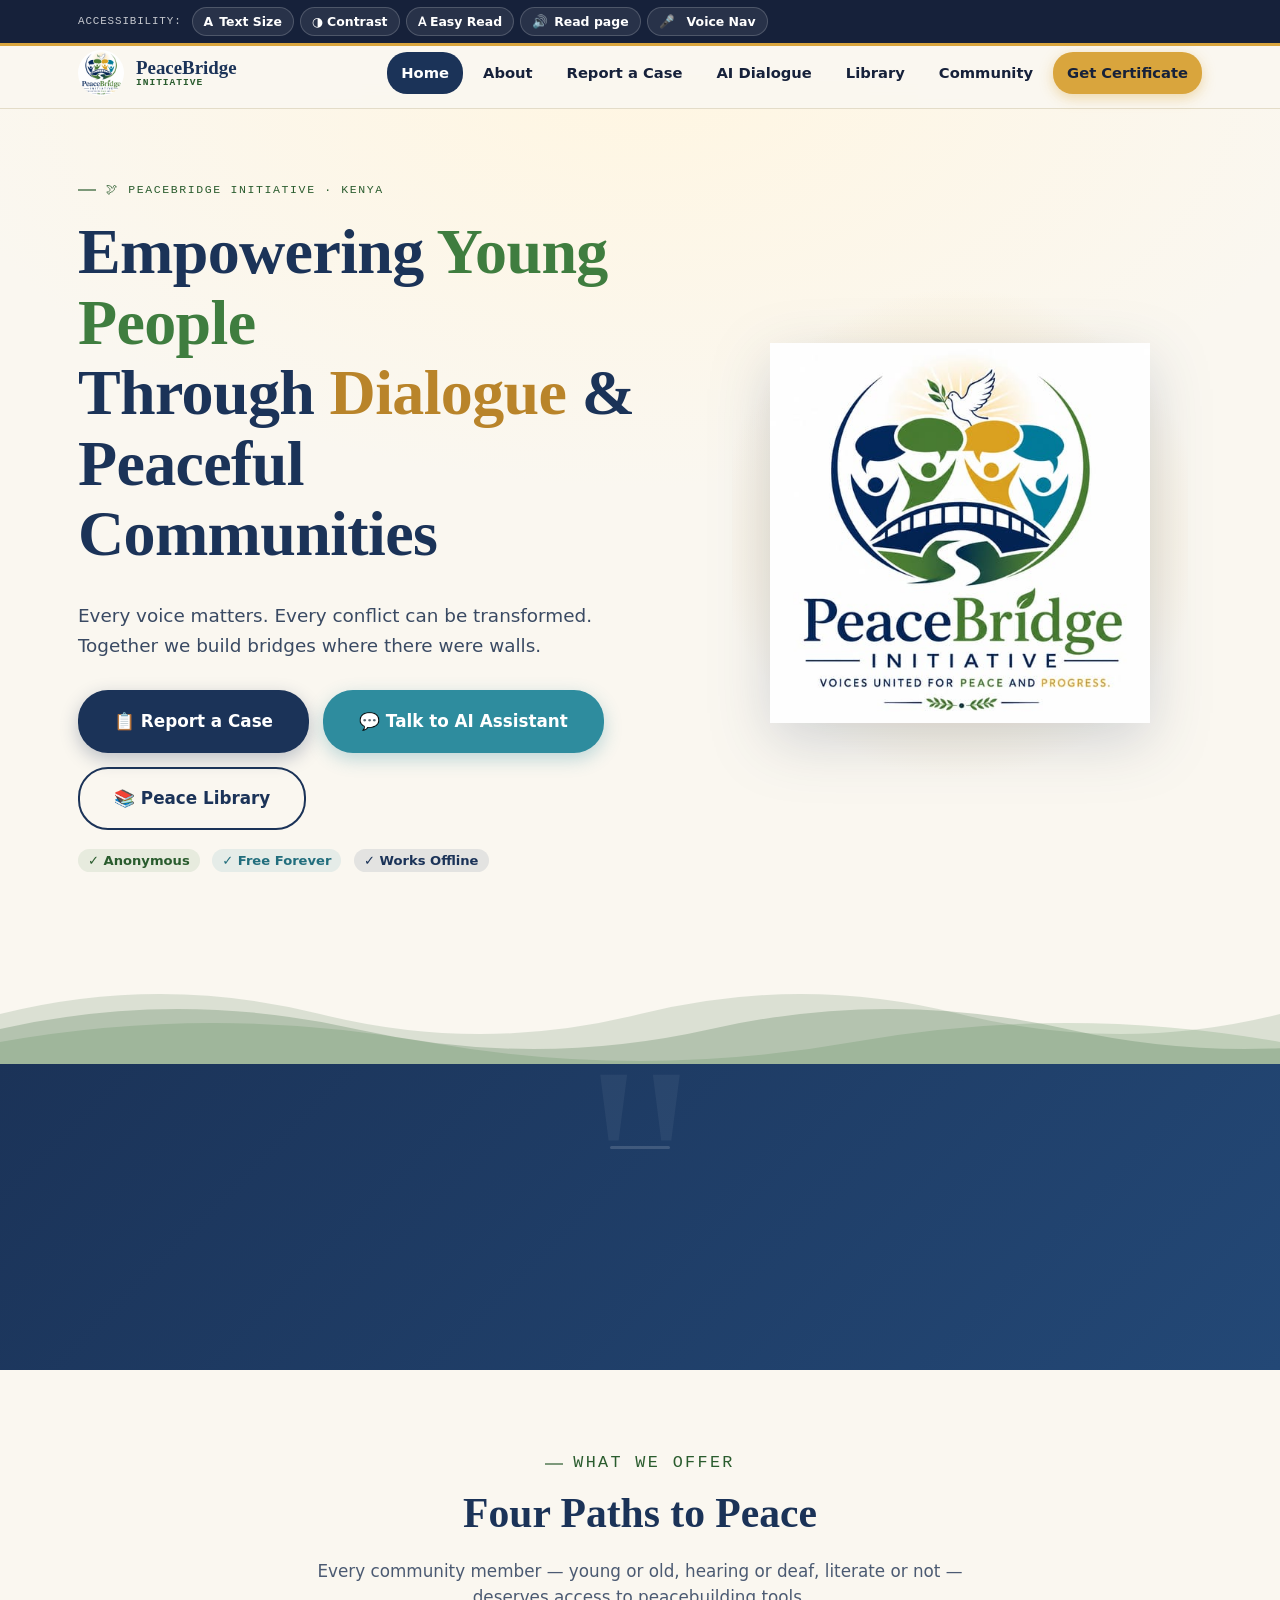
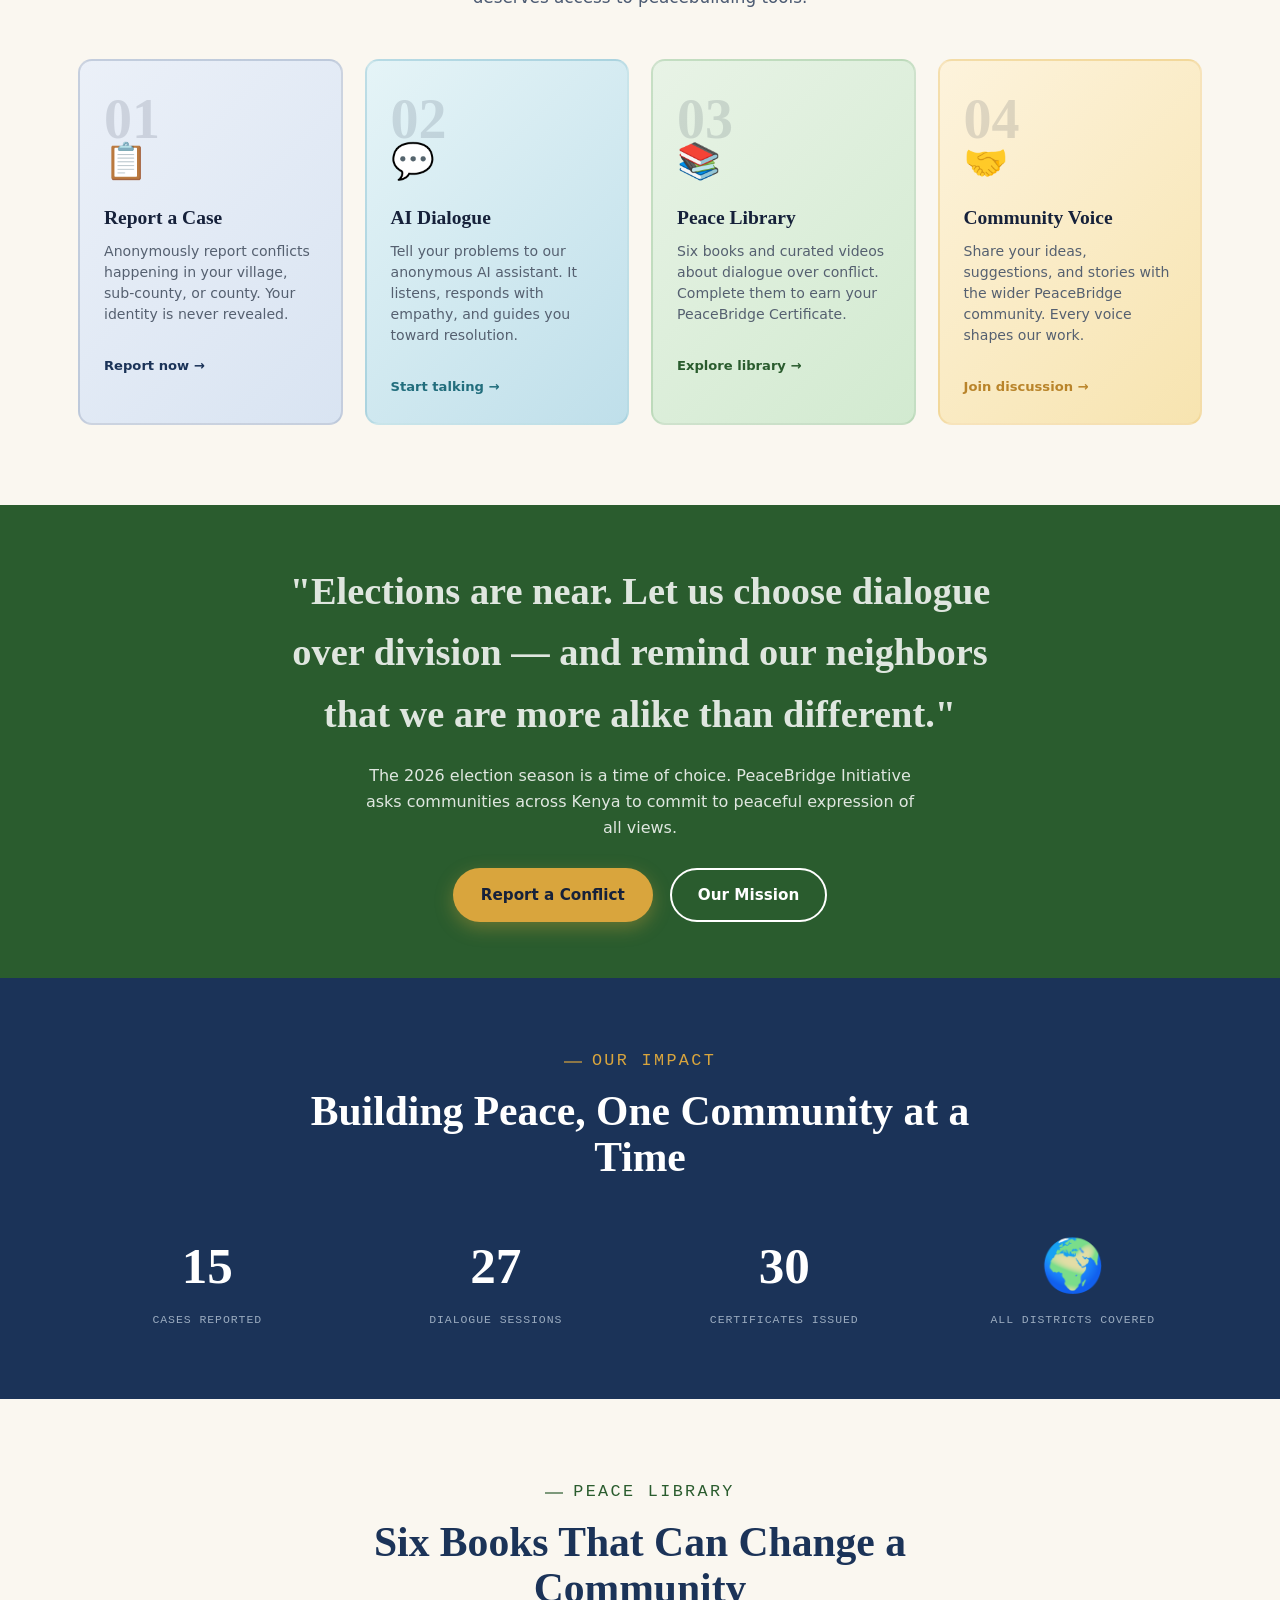
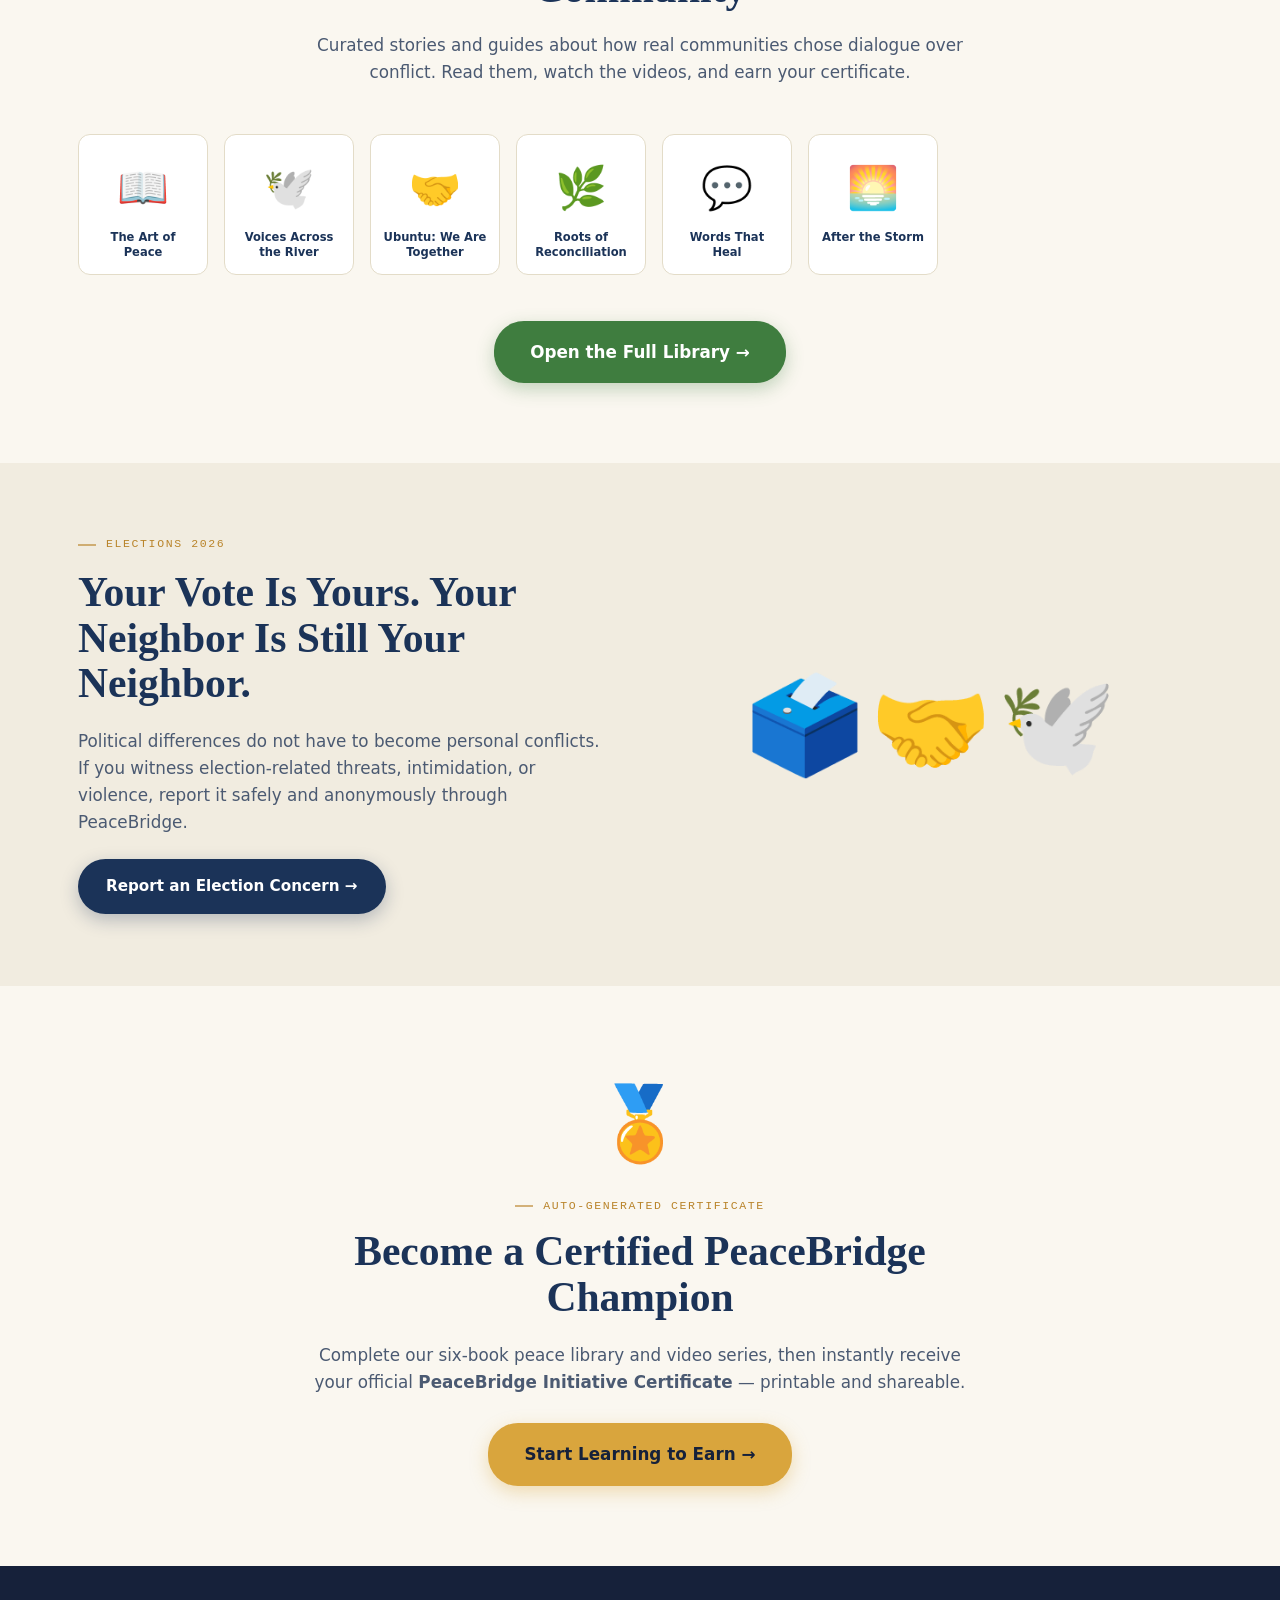
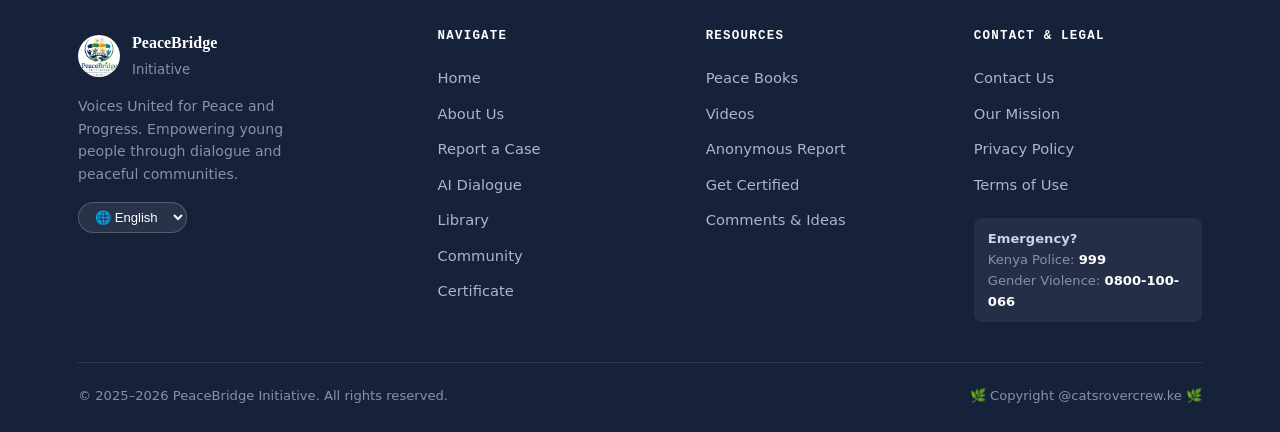
<file: peacebridgeinitiative.html>
<!DOCTYPE html>
<html lang="en">
<head>
<meta charset="UTF-8">
<meta name="viewport" content="width=device-width, initial-scale=1.0">
<meta name="description" content="PeaceBridge Initiative — Voices United for Peace and Progress. Empowering young people through dialogue and peaceful communities.">
<title>PeaceBridge Initiative — Voices United for Peace and Progress</title>
<link rel="icon" type="image/png" sizes="32x32" href="/icon.jpeg">
<link rel="stylesheet" href="style.css">
<style>
/* ---- HOME-ONLY STYLES ---- */
.features-intro{ max-width:620px; margin:0 auto 48px; text-align:center; color:#4b5a72; }

/* 4 voice pillars */
.voices-grid{ display:grid; grid-template-columns:repeat(4,1fr); gap:22px; }
@media(max-width:980px){ .voices-grid{ grid-template-columns:repeat(2,1fr); } }
@media(max-width:560px){ .voices-grid{ grid-template-columns:1fr; } }
.voice-card{
  border-radius: var(--radius); padding:30px 24px 24px;
  text-decoration:none; display:block; color:inherit;
  transition: transform .2s, box-shadow .2s;
  border: 2px solid transparent;
}
.voice-card:hover{ transform:translateY(-6px); box-shadow:0 18px 40px var(--shadow-c); }
.vc-navy{ background:linear-gradient(135deg,#EBF0F8,#D9E4F2); border-color: rgba(27,51,88,.15); }
.vc-green{ background:linear-gradient(135deg,#E8F3E6,#D2EAD0); border-color: rgba(63,125,63,.15); }
.vc-gold { background:linear-gradient(135deg,#FDF3DC,#F7E4B0); border-color: rgba(217,165,61,.2); }
.vc-teal { background:linear-gradient(135deg,#E5F4F7,#BFDFEA); border-color: rgba(46,140,158,.15); }
.vc-num{ font-family:var(--font-display); font-size:3.5rem; font-weight:900; opacity:.13; line-height:1; margin-bottom:-14px; }
.vc-icon{ font-size:2.2rem; margin-bottom:12px; }
.vc-title{ font-family:var(--font-display); font-size:1.22rem; font-weight:700; margin-bottom:8px; color:var(--navy-ink); }
.vc-desc{ font-size:.88rem; color:#556070; line-height:1.5; }
.vc-link{ display:inline-flex; align-items:center; gap:5px; margin-top:16px; font-size:.82rem; font-weight:700; }
.vc-navy .vc-link{ color:var(--navy); }
.vc-green .vc-link{ color:var(--green-deep); }
.vc-gold .vc-link{ color:var(--gold-deep); }
.vc-teal .vc-link{ color:var(--teal-deep); }

/* Books teaser strip */
.books-strip{ display:flex; gap:16px; overflow-x:auto; padding-bottom:10px; scrollbar-width:thin; }
.books-strip::-webkit-scrollbar{ height:4px; }
.books-strip::-webkit-scrollbar-thumb{ background:var(--paper-line); border-radius:4px; }
.book-chip{
  flex:0 0 auto; width:130px; border-radius:12px; overflow:hidden;
  background:#fff; border:1px solid var(--paper-line);
  text-align:center; padding:20px 12px 14px;
  transition: transform .2s, box-shadow .2s;
}
.book-chip:hover{ transform:translateY(-4px); box-shadow:0 12px 24px var(--shadow-c); }
.book-chip .cover{ font-size:2.6rem; margin-bottom:8px; }
.book-chip .title{ font-size:.72rem; font-weight:700; color:var(--navy); line-height:1.3; }

/* Mission strip */
.mission-strip{
  background: var(--green-deep); color:#fff;
  padding: 56px 0; text-align:center;
}
.mission-strip .big{ font-family:var(--font-display); font-size:clamp(1.5rem,3vw,2.4rem); font-weight:700; max-width:740px; margin:0 auto 18px; }
.mission-strip p{ max-width:560px; margin:0 auto; opacity:.85; }

/* Impact stats */
.stats-section{ padding:70px 0; background:var(--navy); }
.stats-section .stat-num{ color:#fff; }
.stats-section .stat-label{ color:#9aabbf; }

/* Animation helpers */
.stagger .reveal:nth-child(1){ transition-delay:.05s; }
.stagger .reveal:nth-child(2){ transition-delay:.12s; }
.stagger .reveal:nth-child(3){ transition-delay:.19s; }
.stagger .reveal:nth-child(4){ transition-delay:.26s; }

/* Hero particles overlay */
.particles{ position:absolute; inset:0; pointer-events:none; z-index:1; overflow:hidden; }
.particle{
  position:absolute; width:6px; height:6px; border-radius:50%;
  animation: rise linear infinite;
  opacity:0;
}
@keyframes rise{ 0%{ transform:translateY(0) scale(0); opacity:.7; } 100%{ transform:translateY(-400px) scale(1.5); opacity:0; } }
</style>
</head>
<body>

<a href="#main-content" class="skip-link">Skip to main content</a>

<!-- A11Y BAR -->
<div class="a11y-bar" role="toolbar" aria-label="Accessibility tools">
  <div class="container">
    <span class="a11y-label">Accessibility:</span>
    <button class="a11y-btn" data-action="font-size" aria-label="Change text size"><span class="a11y-size-label">A</span> Text Size</button>
    <button class="a11y-btn" data-action="contrast" aria-pressed="false">◑ Contrast</button>
    <button class="a11y-btn" data-action="dyslexic" aria-pressed="false">𝖠 Easy Read</button>
    <button class="a11y-btn" data-action="read-page" aria-pressed="false">🔊 <span class="a11y-label-text">Read page</span></button>
    <button class="a11y-btn" data-action="voice-nav">🎤 <span><span class="dot"></span></span> Voice Nav</button>
  </div>
</div>

<!-- NAV -->
<header class="site-header" role="banner">
  <nav class="nav" aria-label="Main navigation">
    <a class="brand" href="index.html" aria-label="PeaceBridge Initiative home">
      <img src="/icon.jpeg" alt="PeaceBridge dove logo" width="46" height="46">
      <div class="brand-text">PeaceBridge<small>Initiative</small></div>
    </a>
    <button class="nav-toggle" aria-expanded="false" aria-controls="nav-links" aria-label="Open menu">
      <span></span><span></span><span></span>
    </button>
    <div class="nav-links" id="nav-links">
      <a href="index.html" class="active" aria-current="page">Home</a>
      <a href="about.html">About</a>
      <a href="report.html">Report a Case</a>
      <a href="dialogue.html">AI Dialogue</a>
      <a href="library.html">Library</a>
      <a href="community.html">Community</a>
      <a href="certificate.html" class="nav-cta">Get Certificate</a>
    </div>
  </nav>
</header>

<main id="main-content">

<!-- ===================== HERO ===================== -->
<section class="hero" aria-label="Welcome to PeaceBridge Initiative">
  <div class="particles" id="particles" aria-hidden="true"></div>
  <div class="hero-inner">
    <div class="hero-content">
      <p class="eyebrow hero-eyebrow" style="color:var(--green-deep)">🕊 PeaceBridge Initiative · Kenya</p>
      <h1>
        Empowering <span class="accent-green">Young People</span><br>
        Through <span class="accent-gold">Dialogue</span> &amp; Peaceful Communities
      </h1>
      <p class="hero-sub">Every voice matters. Every conflict can be transformed. Together we build bridges where there were walls.</p>
      <div class="hero-actions">
        <a href="report.html" class="btn btn-primary btn-lg">📋 Report a Case</a>
        <a href="dialogue.html" class="btn btn-teal btn-lg">💬 Talk to AI Assistant</a>
        <a href="library.html" class="btn btn-outline btn-lg">📚 Peace Library</a>
      </div>
      <p style="margin-top:20px;font-size:.82rem;color:#7a8da6;">
        <span style="background:rgba(63,125,63,.1);color:var(--green-deep);padding:4px 10px;border-radius:20px;font-weight:700;">✓ Anonymous</span>&nbsp;&nbsp;
        <span style="background:rgba(46,140,158,.1);color:var(--teal-deep);padding:4px 10px;border-radius:20px;font-weight:700;">✓ Free Forever</span>&nbsp;&nbsp;
        <span style="background:rgba(27,51,88,.1);color:var(--navy);padding:4px 10px;border-radius:20px;font-weight:700;">✓ Works Offline</span>
      </p>
    </div>
    <div class="hero-art" aria-hidden="true">
      <div class="dove-wrap">
        <div class="glow"></div>
        <img src="/icon.jpeg" alt="PeaceBridge dove and bridge logo" width="380" height="380">
      </div>
    </div>
  </div>

  <!-- Animated river band -->
  <div class="river-band" aria-hidden="true">
    <svg viewBox="0 0 1440 130" preserveAspectRatio="none" xmlns="http://www.w3.org/2000/svg">
      <path d="M0,80 Q180,40 360,80 T720,80 T1080,80 T1440,80 L1440,130 L0,130 Z" fill="#2A5C2E" opacity="0.15"/>
      <path d="M0,95 Q200,55 400,95 T800,95 T1200,95 T1600,95 L1600,130 L0,130 Z" fill="#2A5C2E" opacity="0.22"/>
      <path d="M0,108 Q240,70 480,108 T960,108 T1440,108 L1440,130 L0,130 Z" fill="#3F7D3F" opacity="0.18"/>
    </svg>
  </div>
</section>

<!-- ===================== QUOTE ROTATOR ===================== -->
<div class="quote-band" aria-label="Peace quotes">
  <div class="container">
    <div class="quote-wrap">
      <p class="quote-text" aria-live="polite" aria-atomic="true"></p>
      <p class="quote-author"></p>
      <div class="quote-progress" role="progressbar" aria-label="Time to next quote"><span></span></div>
      <div class="quote-dots" role="tablist" aria-label="Navigate quotes"></div>
    </div>
  </div>
</div>

<!-- ===================== FOUR VOICES / PILLARS ===================== -->
<section aria-labelledby="voices-title" style="padding:80px 0;">
  <div class="container">
    <div class="section-head reveal">
      <p class="eyebrow" style="color:var(--green-deep);justify-content:center;">What We Offer</p>
      <h2 id="voices-title">Four Paths to Peace</h2>
      <p>Every community member — young or old, hearing or deaf, literate or not — deserves access to peacebuilding tools.</p>
    </div>
    <div class="voices-grid stagger">
      <a href="report.html" class="voice-card vc-navy reveal" aria-label="Report a case anonymously">
        <div class="vc-num">01</div>
        <div class="vc-icon">📋</div>
        <div class="vc-title">Report a Case</div>
        <p class="vc-desc">Anonymously report conflicts happening in your village, sub-county, or county. Your identity is never revealed.</p>
        <span class="vc-link">Report now →</span>
      </a>
      <a href="dialogue.html" class="voice-card vc-teal reveal" aria-label="Talk to AI peace assistant">
        <div class="vc-num">02</div>
        <div class="vc-icon">💬</div>
        <div class="vc-title">AI Dialogue</div>
        <p class="vc-desc">Tell your problems to our anonymous AI assistant. It listens, responds with empathy, and guides you toward resolution.</p>
        <span class="vc-link">Start talking →</span>
      </a>
      <a href="library.html" class="voice-card vc-green reveal" aria-label="Read peace books and watch videos">
        <div class="vc-num">03</div>
        <div class="vc-icon">📚</div>
        <div class="vc-title">Peace Library</div>
        <p class="vc-desc">Six books and curated videos about dialogue over conflict. Complete them to earn your PeaceBridge Certificate.</p>
        <span class="vc-link">Explore library →</span>
      </a>
      <a href="community.html" class="voice-card vc-gold reveal" aria-label="Join community discussion">
        <div class="vc-num">04</div>
        <div class="vc-icon">🤝</div>
        <div class="vc-title">Community Voice</div>
        <p class="vc-desc">Share your ideas, suggestions, and stories with the wider PeaceBridge community. Every voice shapes our work.</p>
        <span class="vc-link">Join discussion →</span>
      </a>
    </div>
  </div>
</section>

<!-- ===================== MISSION STRIP ===================== -->
<div class="mission-strip reveal">
  <div class="container">
    <p class="big">"Elections are near. Let us choose dialogue over division — and remind our neighbors that we are more alike than different."</p>
    <p>The 2026 election season is a time of choice. PeaceBridge Initiative asks communities across Kenya to commit to peaceful expression of all views.</p>
    <div style="margin-top:28px;">
      <a href="report.html" class="btn btn-gold" style="margin-right:12px;">Report a Conflict</a>
      <a href="about.html" class="btn btn-outline" style="border-color:#fff;color:#fff;">Our Mission</a>
    </div>
  </div>
</div>

<!-- ===================== IMPACT STATS ===================== -->
<section class="stats-section" aria-labelledby="stats-title">
  <div class="container">
    <div class="section-head reveal" style="margin-bottom:44px;">
      <p class="eyebrow" style="color:var(--gold);justify-content:center;">Our Impact</p>
      <h2 id="stats-title" style="color:#fff;">Building Peace, One Community at a Time</h2>
    </div>
    <div class="stat-grid reveal">
      <div>
        <div class="stat-num" id="stat-cases">0</div>
        <div class="stat-label">Cases Reported</div>
      </div>
      <div>
        <div class="stat-num" id="stat-chats">0</div>
        <div class="stat-label">Dialogue Sessions</div>
      </div>
      <div>
        <div class="stat-num" id="stat-certs">0</div>
        <div class="stat-label">Certificates Issued</div>
      </div>
      <div>
        <div class="stat-num">🌍</div>
        <div class="stat-label">All Districts Covered</div>
      </div>
    </div>
  </div>
</section>

<!-- ===================== BOOKS TEASER ===================== -->
<section aria-labelledby="books-teaser-title" style="padding:80px 0;">
  <div class="container">
    <div class="section-head reveal">
      <p class="eyebrow" style="justify-content:center;color:var(--green-deep);">Peace Library</p>
      <h2 id="books-teaser-title">Six Books That Can Change a Community</h2>
      <p>Curated stories and guides about how real communities chose dialogue over conflict. Read them, watch the videos, and earn your certificate.</p>
    </div>
    <div class="books-strip reveal" role="list" aria-label="Featured peace books">
      <div class="book-chip" role="listitem">
        <div class="cover" aria-hidden="true">📖</div>
        <div class="title">The Art of Peace</div>
      </div>
      <div class="book-chip" role="listitem">
        <div class="cover" aria-hidden="true">🕊️</div>
        <div class="title">Voices Across the River</div>
      </div>
      <div class="book-chip" role="listitem">
        <div class="cover" aria-hidden="true">🤝</div>
        <div class="title">Ubuntu: We Are Together</div>
      </div>
      <div class="book-chip" role="listitem">
        <div class="cover" aria-hidden="true">🌿</div>
        <div class="title">Roots of Reconciliation</div>
      </div>
      <div class="book-chip" role="listitem">
        <div class="cover" aria-hidden="true">💬</div>
        <div class="title">Words That Heal</div>
      </div>
      <div class="book-chip" role="listitem">
        <div class="cover" aria-hidden="true">🌅</div>
        <div class="title">After the Storm</div>
      </div>
    </div>
    <div style="text-align:center;margin-top:36px;">
      <a href="library.html" class="btn btn-green btn-lg">Open the Full Library →</a>
    </div>
  </div>
</section>

<!-- ===================== ELECTION CTA ===================== -->
<section class="bg-paper-dim" style="padding:72px 0;" aria-labelledby="election-cta-title">
  <div class="container">
    <div style="display:grid;grid-template-columns:1fr 1fr;gap:50px;align-items:center;">
      <div class="reveal">
        <p class="eyebrow" style="color:var(--gold-deep);margin-bottom:16px;">Elections 2026</p>
        <h2 id="election-cta-title">Your Vote Is Yours. Your Neighbor Is Still Your Neighbor.</h2>
        <p style="color:#4b5a72;font-size:1.05rem;margin-bottom:24px;">Political differences do not have to become personal conflicts. If you witness election-related threats, intimidation, or violence, report it safely and anonymously through PeaceBridge.</p>
        <a href="report.html" class="btn btn-primary">Report an Election Concern →</a>
      </div>
      <div class="reveal" aria-hidden="true" style="text-align:center;font-size:6rem;line-height:1;letter-spacing:6px;">
        🗳️🤝🕊️
      </div>
    </div>
  </div>
</section>

<!-- ===================== CERT TEASER ===================== -->
<section style="padding:80px 0;text-align:center;" aria-labelledby="cert-teaser-title">
  <div class="container">
    <div class="reveal" style="max-width:660px;margin:0 auto;">
      <div style="font-size:4.5rem;margin-bottom:16px;" aria-hidden="true">🏅</div>
      <p class="eyebrow" style="justify-content:center;color:var(--gold-deep);margin-bottom:14px;">Auto-Generated Certificate</p>
      <h2 id="cert-teaser-title">Become a Certified PeaceBridge Champion</h2>
      <p style="color:#4b5a72;font-size:1.05rem;margin-bottom:28px;">Complete our six-book peace library and video series, then instantly receive your official <strong>PeaceBridge Initiative Certificate</strong> — printable and shareable.</p>
      <a href="library.html" class="btn btn-gold btn-lg">Start Learning to Earn →</a>
    </div>
  </div>
</section>

</main>

<!-- ===================== FOOTER ===================== -->
<footer role="contentinfo">
  <div class="container">
    <div class="footer-grid">
      <div>
        <div class="footer-brand">
          <img src="/icon.jpeg" alt="PeaceBridge logo" width="42" height="42">
          <div>
            <strong style="color:#fff;font-family:var(--font-display);">PeaceBridge</strong><br>
            <small style="color:#8593a8;">Initiative</small>
          </div>
        </div>
        <p style="font-size:.88rem;max-width:240px;color:#8593a8;margin-bottom:16px;">Voices United for Peace and Progress. Empowering young people through dialogue and peaceful communities.</p>
        <div class="lang-switch">
          <label for="lang-sel" class="sr-only">Choose language</label>
          <select id="lang-sel" onchange="changeLang(this.value)" aria-label="Language selector">
            <option value="en">🌐 English</option>
            <option value="sw">Kiswahili</option>
            <option value="lg">Luganda</option>
            <option value="ac">Acholi</option>
          </select>
        </div>
      </div>
      <div>
        <h4>Navigate</h4>
        <a href="index.html">Home</a>
        <a href="about.html">About Us</a>
        <a href="report.html">Report a Case</a>
        <a href="dialogue.html">AI Dialogue</a>
        <a href="library.html">Library</a>
        <a href="community.html">Community</a>
        <a href="certificate.html">Certificate</a>
      </div>
      <div>
        <h4>Resources</h4>
        <a href="library.html#books">Peace Books</a>
        <a href="library.html#videos">Videos</a>
        <a href="report.html">Anonymous Report</a>
        <a href="certificate.html">Get Certified</a>
        <a href="community.html">Comments & Ideas</a>
      </div>
      <div>
        <h4>Contact &amp; Legal</h4>
        <a href="contact.html">Contact Us</a>
        <a href="about.html#mission">Our Mission</a>
        <a href="#" aria-label="Privacy policy">Privacy Policy</a>
        <a href="#" aria-label="Terms of use">Terms of Use</a>
        <div style="margin-top:16px;font-size:.82rem;color:#6070841;background:rgba(255,255,255,.06);padding:10px 14px;border-radius:8px;">
          <strong style="color:#c9d3e4;">Emergency?</strong><br>
          <span style="color:#8593a8;">Kenya Police: <strong style="color:#fff;">999</strong><br>
          Gender Violence: <strong style="color:#fff;">0800-100-066</strong></span>
        </div>
      </div>
    </div>
    <div class="footer-bottom">
      <span>© 2025–2026 PeaceBridge Initiative. All rights reserved.</span>
      <span class="footer-olive">🌿 Copyright @catsrovercrew.ke 🌿</span>
    </div>
  </div>
</footer>

<button class="to-top" aria-label="Scroll back to top" title="Back to top">↑</button>

<script src="app.js"></script>
<script>
/* HOME-SPECIFIC JS */

/* Animated floating particles */
(function(){
  const wrap = document.getElementById('particles');
  if(!wrap) return;
  const colors = ['#1B3358','#3F7D3F','#D9A53D','#2E8C9E'];
  for(let i=0;i<18;i++){
    const p = document.createElement('div');
    p.className = 'particle';
    p.style.left = Math.random()*100 + '%';
    p.style.bottom = Math.random()*30 + 'px';
    p.style.background = colors[i%colors.length];
    p.style.animationDuration = (6 + Math.random()*10) + 's';
    p.style.animationDelay = (Math.random()*8) + 's';
    p.style.width = p.style.height = (4 + Math.random()*8) + 'px';
    wrap.appendChild(p);
  }
})();

/* Count-up stats from local storage */
(function(){
  window.addEventListener('load', function(){
    const cases = (PB.store.get('reports',[]) || []).length;
    const chats = PB.store.get('total_chats', 0);
    const certs = PB.store.get('total_certs', 0);
    function countUp(el, target, duration){
      if(!el) return;
      const base = Math.max(target, 0);
      const display = base + Math.floor(Math.random()*30) + 12; // add demo base
      let start = null;
      function step(ts){ if(!start) start=ts; const p=Math.min((ts-start)/duration,1); el.textContent=Math.floor(p*display); if(p<1) requestAnimationFrame(step); else el.textContent=display; }
      requestAnimationFrame(step);
    }
    setTimeout(()=>{
      countUp(document.getElementById('stat-cases'), cases, 1200);
      countUp(document.getElementById('stat-chats'), chats, 1400);
      countUp(document.getElementById('stat-certs'), certs, 1600);
    }, 400);
  });
})();

/* Language switcher (demo) */
function changeLang(lang){
  const msgs = {sw:'Lugha imebadilishwa — Kiswahili (hivi karibuni)',lg:'Olulimi lukyusiddwa — Luganda (mangu)',ac:'Leb obedo lokke — Acholi (cok)',en:'Language: English'};
  if(lang !== 'en') { PB.announce(msgs[lang] || 'Language changed'); document.getElementById('lang-sel').value='en'; }
}
</script>
</body>
</html>
</file>
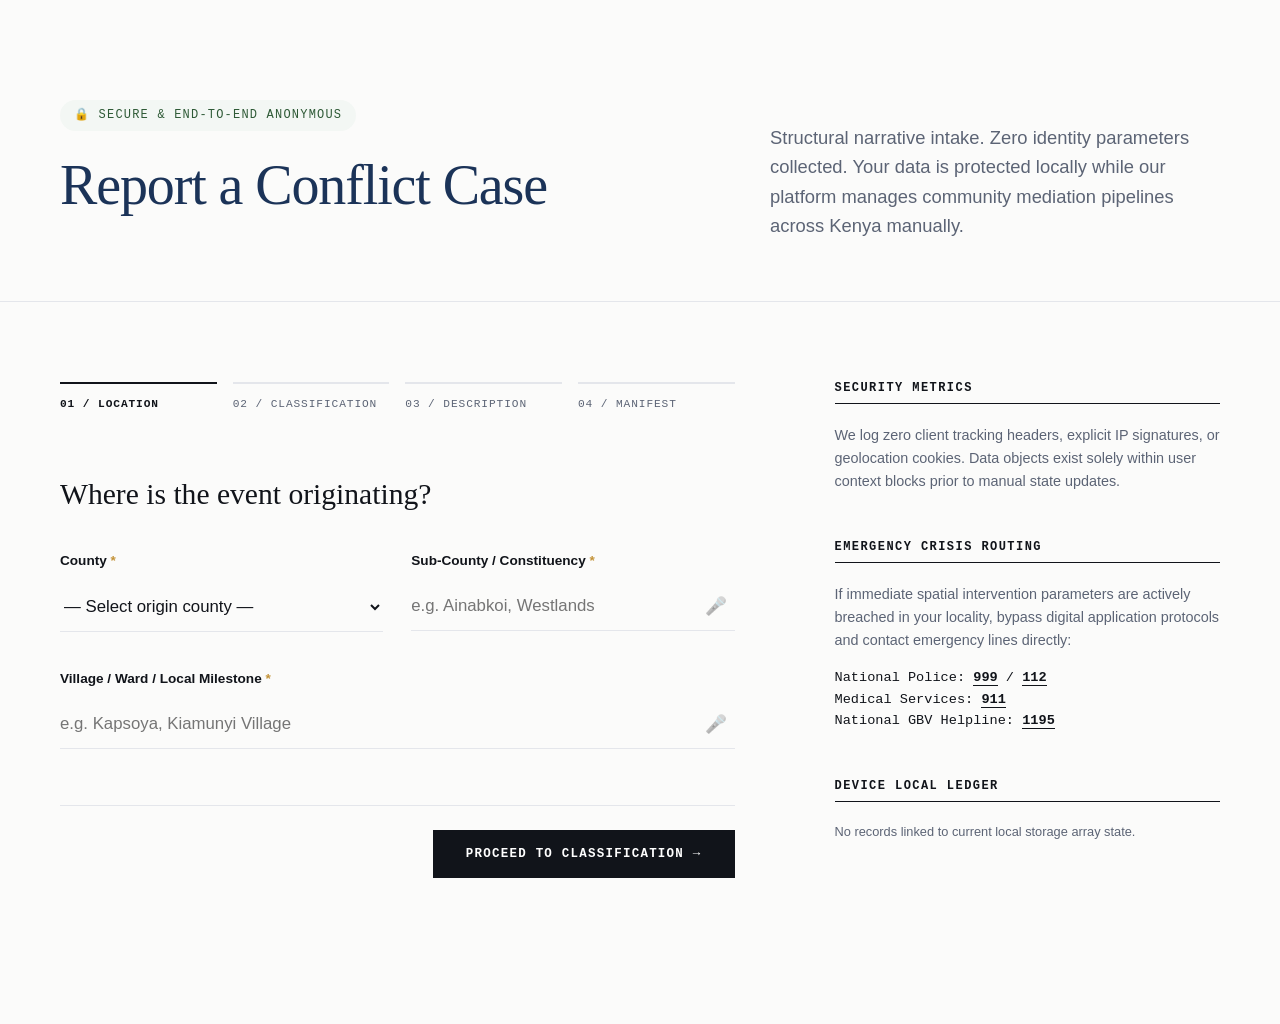
<file: report.html>
<!DOCTYPE html>
<html lang="en">

<head>
  <meta charset="UTF-8">
  <meta name="viewport" content="width=device-width, initial-scale=1.0">
  <meta name="description"
    content="Secure and completely anonymous conflict reporting within Kenyan communities. PeaceBridge Initiative handles every submission with structural integrity.">
  <title>Report a Case — PeaceBridge Initiative</title>
  <link rel="icon" type="image/png" sizes="32x32" href="/icon.jpeg">
  <link rel="stylesheet" href="style.css">
  <style>
    /* --- Premium Editorial Core System --- */
    :root {
      --font-serif: "Playfair Display", "Didot", "Georgia", serif;
      --font-sans: "Inter", "Helvetica Neue", Arial, sans-serif;
      --font-mono: "JetBrains Mono", "SF Mono", "Courier New", monospace;

      --color-bg: #fbfbfa;
      --color-ink: #11141a;
      --color-ink-muted: #5c6475;
      --color-border: #e4e6eb;
      --color-accent: #1b3358;
      --color-accent-light: #f2f5fa;
      --color-accent-dim: rgba(27, 51, 88, 0.05);
      --color-success: #2e5a36;
      --color-success-bg: #f3f7f4;
      --color-gold: #c39237;
    }

    body {
      background-color: var(--color-bg);
      color: var(--color-ink);
      font-family: var(--font-sans);
      margin: 0;
      -webkit-font-smoothing: antialiased;
    }

    .editorial-container {
      max-width: 1240px;
      margin: 0 auto;
      padding: 0 40px;
    }

    /* --- Asymmetric Layout Grid --- */
    .report-hero-section {
      padding: 100px 0 60px 0;
      border-bottom: 1px solid var(--color-border);
    }

    .report-hero-grid {
      display: grid;
      grid-template-columns: 7fr 5fr;
      gap: 80px;
      align-items: end;
    }

    .report-hero-grid h1 {
      font-family: var(--font-serif);
      font-size: 3.5rem;
      font-weight: 400;
      line-height: 1.1;
      margin: 0 0 24px 0;
      letter-spacing: -0.02em;
    }

    .report-hero-grid p {
      font-size: 1.15rem;
      line-height: 1.6;
      color: var(--color-ink-muted);
      margin: 0;
      max-width: 540px;
    }

    .hero-meta-badge {
      display: inline-flex;
      align-items: center;
      gap: 8px;
      font-family: var(--font-mono);
      font-size: 0.75rem;
      text-transform: uppercase;
      letter-spacing: 0.1em;
      color: var(--color-success);
      background: var(--color-success-bg);
      padding: 6px 14px;
      border-radius: 100px;
      margin-bottom: 24px;
    }

    /* Structural Main Split */
    .editorial-workspace {
      display: grid;
      grid-template-columns: 7fr 4fr;
      gap: 100px;
      padding: 80px 0 120px 0;
    }

    /* --- Dynamic Step Progression Matrix --- */
    .matrix-steps {
      display: grid;
      grid-template-columns: repeat(4, 1fr);
      gap: 16px;
      margin-bottom: 64px;
    }

    .matrix-step-item {
      border-top: 2px solid var(--color-border);
      padding-top: 12px;
      transition: border-color 0.4s cubic-bezier(0.25, 1, 0.5, 1);
    }

    .matrix-step-item.active {
      border-top-color: var(--color-ink);
    }

    .matrix-step-item.done {
      border-top-color: var(--color-success);
    }

    .matrix-label {
      font-family: var(--font-mono);
      font-size: 0.7rem;
      text-transform: uppercase;
      letter-spacing: 0.08em;
      color: var(--color-ink-muted);
      display: block;
    }

    .matrix-step-item.active .matrix-label {
      color: var(--color-ink);
      font-weight: 600;
    }

    /* --- High-End Form Architecture --- */
    .form-step {
      display: none;
    }

    .form-step.active {
      display: block;
      animation: fadeIn 0.5s cubic-bezier(0.25, 1, 0.5, 1) forwards;
    }

    @keyframes fadeIn {
      from {
        opacity: 0;
        transform: translateY(10px);
      }

      to {
        opacity: 1;
        transform: translateY(0);
      }
    }

    .step-header-text {
      font-family: var(--font-serif);
      font-size: 1.85rem;
      font-weight: 400;
      margin: 0 0 40px 0;
      color: var(--color-ink);
    }

    .field-group {
      margin-bottom: 36px;
    }

    .field-grid-2 {
      display: grid;
      grid-template-columns: 1fr 1fr;
      gap: 28px;
    }

    label {
      display: block;
      font-family: var(--font-sans);
      font-size: 0.85rem;
      font-weight: 600;
      margin-bottom: 10px;
      color: var(--color-ink);
    }

    .required-mark {
      color: var(--color-gold);
    }

    /* Sophisticated Minimalist Inputs */
    input[type="text"],
    select,
    textarea {
      width: 100%;
      box-sizing: border-box;
      background: transparent;
      border: none;
      border-bottom: 1px solid var(--color-border);
      padding: 14px 0;
      font-family: var(--font-sans);
      font-size: 1.05rem;
      color: var(--color-ink);
      border-radius: 0;
      transition: border-color 0.3s;
    }

    input[type="text"]:focus,
    select:focus,
    textarea:focus {
      outline: none;
      border-bottom-color: var(--color-ink);
    }

    /* Audio Capture / Mic Input Integration */
    .audio-input-wrapper {
      position: relative;
      display: flex;
      align-items: center;
    }

    .audio-input-wrapper input {
      padding-right: 40px;
    }

    .editorial-mic-btn {
      position: absolute;
      right: 0;
      background: transparent;
      border: none;
      cursor: pointer;
      padding: 8px;
      font-size: 1.1rem;
      opacity: 0.4;
      transition: opacity 0.2s, transform 0.2s;
    }

    .editorial-mic-btn:hover {
      opacity: 1;
      transform: scale(1.05);
    }

    /* --- Bespoke Segmented Type Controls --- */
    .editorial-grid-options {
      display: grid;
      grid-template-columns: repeat(2, 1fr);
      gap: 16px;
    }

    .custom-option-node {
      position: relative;
    }

    .custom-option-node input[type="radio"] {
      position: absolute;
      opacity: 0;
    }

    .custom-option-node label {
      display: flex;
      align-items: center;
      gap: 12px;
      border: 1px solid var(--color-border);
      padding: 18px;
      font-weight: 500;
      font-size: 0.95rem;
      cursor: pointer;
      transition: all 0.25s ease;
      background: #ffffff;
    }

    .custom-option-node input:checked+label {
      border-color: var(--color-ink);
      background: var(--color-accent-light);
      color: var(--color-accent);
    }

    /* Action Control Engine */
    .action-row {
      display: flex;
      justify-content: space-between;
      align-items: center;
      margin-top: 56px;
      padding-top: 24px;
      border-top: 1px solid var(--color-border);
    }

    .btn-editorial {
      font-family: var(--font-mono);
      font-size: 0.78rem;
      text-transform: uppercase;
      letter-spacing: 0.1em;
      padding: 16px 32px;
      border: 1px solid var(--color-ink);
      background: transparent;
      color: var(--color-ink);
      cursor: pointer;
      font-weight: 600;
      transition: all 0.2s ease;
    }

    .btn-editorial.primary {
      background: var(--color-ink);
      color: #ffffff;
    }

    .btn-editorial:hover {
      background: var(--color-ink);
      color: #ffffff;
      opacity: 0.9;
    }

    .btn-editorial.primary:hover {
      background: transparent;
      color: var(--color-ink);
    }

    /* --- Review Desk Architecture --- */
    .review-manifest {
      background: #ffffff;
      border: 1px solid var(--color-border);
      padding: 40px;
    }

    .manifest-row {
      margin-bottom: 24px;
      border-bottom: 1px dashed var(--color-border);
      padding-bottom: 16px;
    }

    .manifest-row:last-child {
      margin-bottom: 0;
      border-bottom: none;
      padding-bottom: 0;
    }

    .manifest-key {
      font-family: var(--font-mono);
      font-size: 0.7rem;
      text-transform: uppercase;
      color: var(--color-ink-muted);
      margin-bottom: 4px;
    }

    .manifest-val {
      font-size: 1.05rem;
      color: var(--color-ink);
    }

    /* --- Success State Screen --- */
    .success-screen {
      text-align: center;
      padding: 40px 0;
    }

    .success-stamp {
      font-family: var(--font-serif);
      font-size: 2.5rem;
      margin-bottom: 16px;
    }

    .editorial-id-card {
      border: 1px solid var(--color-ink);
      max-width: 420px;
      margin: 40px auto;
      padding: 32px;
      background: #ffffff;
    }

    /* --- Editorial Sidebar Panel --- */
    .sidebar-panel {
      position: sticky;
      top: 60px;
    }

    .sidebar-segment {
      margin-bottom: 48px;
    }

    .sidebar-segment h3 {
      font-family: var(--font-mono);
      font-size: 0.75rem;
      text-transform: uppercase;
      letter-spacing: 0.12em;
      margin: 0 0 20px 0;
      color: var(--color-ink);
      border-bottom: 1px solid var(--color-ink);
      padding-bottom: 8px;
    }

    .sidebar-segment p,
    .sidebar-segment ul {
      font-size: 0.9rem;
      line-height: 1.6;
      color: var(--color-ink-muted);
    }

    .sidebar-segment ul {
      padding-left: 16px;
      margin: 0;
    }

    .sidebar-segment ul li {
      margin-bottom: 8px;
    }

    .emergency-directory {
      font-family: var(--font-mono);
      font-size: 0.85rem;
    }

    .emergency-link {
      color: var(--color-ink);
      text-decoration: none;
      font-weight: 600;
      border-bottom: 1px solid var(--color-ink);
    }

    /* Ledger List (Recent Items) */
    .ledger-stack {
      display: flex;
      flex-direction: column;
      gap: 16px;
    }

    .ledger-node {
      padding: 16px 0;
      border-bottom: 1px solid var(--color-border);
    }

    .ledger-node:last-child {
      border-bottom: none;
    }

    .ledger-meta {
      font-family: var(--font-mono);
      font-size: 0.68rem;
      color: var(--color-ink-muted);
      margin-bottom: 6px;
    }

    .ledger-title {
      font-size: 0.95rem;
      font-weight: 600;
    }

    /* Responsive Scaling Overrides */
    @media(max-width: 960px) {
      .editorial-workspace {
        grid-template-columns: 1fr;
        gap: 60px;
      }

      .report-hero-grid {
        grid-template-columns: 1fr;
        gap: 24px;
      }

      .report-hero-section {
        padding: 60px 0 40px 0;
      }
    }

    @media(max-width: 600px) {
      .editorial-grid-options {
        grid-template-columns: 1fr;
      }

      .field-grid-2 {
        grid-template-columns: 1fr;
        gap: 36px;
      }

      .report-hero-grid h1 {
        font-size: 2.5rem;
      }
    }
  </style>
</head>

<body>

  <main id="main-content">
    <!-- EDITORIAL HERO -->
    <section class="report-hero-section">
      <div class="editorial-container">
        <div class="report-hero-grid">
          <div>
            <div class="hero-meta-badge">🔒 Secure &amp; End-to-End Anonymous</div>
            <h1>Report a Conflict Case</h1>
          </div>
          <div>
            <p>Structural narrative intake. Zero identity parameters collected. Your data is protected locally while our
              platform manages community mediation pipelines across Kenya manually.</p>
          </div>
        </div>
      </div>
    </section>

    <div class="editorial-container">
      <div class="editorial-workspace">

        <!-- MAIN PROGRESSIVE FLOW ARCHITECTURE -->
        <div class="workspace-flow-core">

          <!-- Structural Top Status Progress Block Matrix -->
          <div class="matrix-steps" role="envoy" aria-label="Intake Progress Metric Matrix">
            <div class="matrix-step-item active" id="sdot-1"><span class="matrix-label">01 / Location</span></div>
            <div class="matrix-step-item" id="sdot-2"><span class="matrix-label">02 / Classification</span></div>
            <div class="matrix-step-item" id="sdot-3"><span class="matrix-label">03 / Description</span></div>
            <div class="matrix-step-item" id="sdot-4"><span class="matrix-label">04 / Manifest</span></div>
          </div>

          <!-- STEP 1: SPATIAL METRICS (KENYAN GEOGRAPHIES) -->
          <div id="step1" class="form-step active">
            <h3 class="step-header-text">Where is the event originating?</h3>

            <div class="field-grid-2">
              <div class="field-group">
                <label for="f-county">County <span class="required-mark">*</span></label>
                <select id="f-county" required>
                  <option value="">— Select origin county —</option>
                  <option>Nairobi</option>
                  <option>Uasin Gishu</option>
                  <option>Mombasa</option>
                  <option>Kisumu</option>
                  <option>Nakuru</option>
                  <option>Kiambu</option>
                  <option>Kakamega</option>
                  <option>Nyeri</option>
                  <option>Kilifi</option>
                  <option>Machakos</option>
                  <option>Meru</option>
                  <option>Kericho</option>
                  <option>Bungoma</option>
                  <option>Trans Nzoia</option>
                  <option>Turkana</option>
                  <option>Narok</option>
                  <option>Kajiado</option>
                  <option>Other County</option>
                </select>
              </div>

              <div class="field-group">
                <label for="f-subcounty">Sub-County / Constituency <span class="required-mark">*</span></label>
                <div class="audio-input-wrapper">
                  <input id="f-subcounty" type="text" placeholder="e.g. Ainabkoi, Westlands" required>
                  <button class="editorial-mic-btn" type="button" id="mic-subcounty"
                    title="Transcribe speech">🎤</button>
                </div>
              </div>
            </div>

            <div class="field-group">
              <label for="f-village">Village / Ward / Local Milestone <span class="required-mark">*</span></label>
              <div class="audio-input-wrapper">
                <input id="f-village" type="text" placeholder="e.g. Kapsoya, Kiamunyi Village" required>
                <button class="editorial-mic-btn" type="button" id="mic-village" title="Transcribe speech">🎤</button>
              </div>
            </div>

            <div class="action-row">
              <div></div>
              <button class="btn-editorial primary" onclick="goStep(2)">Proceed to Classification →</button>
            </div>
          </div>

          <!-- STEP 2: CLASSIFICATION INTERFACE -->
          <div id="step2" class="form-step">
            <h3 class="step-header-text">Select conflict classification node</h3>

            <div class="field-group">
              <div class="editorial-grid-options">
                <div class="custom-option-node"><input type="radio" name="conflict_type" id="ct1"
                    value="Land Dispute"><label for="ct1">Land Dispute</label></div>
                <div class="custom-option-node"><input type="radio" name="conflict_type" id="ct2"
                    value="Domestic Violence"><label for="ct2">Domestic Violence / SGBV</label></div>
                <div class="custom-option-node"><input type="radio" name="conflict_type" id="ct3"
                    value="Election Conflict"><label for="ct3">Election Conflict</label></div>
                <div class="custom-option-node"><input type="radio" name="conflict_type" id="ct4"
                    value="Ethnic / Tribal Tension"><label for="ct4">Ethnic / Community Tension</label></div>
                <div class="custom-option-node"><input type="radio" name="conflict_type" id="ct5"
                    value="Resource Conflict"><label for="ct5">Water or Grazing Resource Dispute</label></div>
                <div class="custom-option-node"><input type="radio" name="conflict_type" id="ct6"
                    value="Religious Tension"><label for="ct6">Religious Tension</label></div>
                <div class="custom-option-node"><input type="radio" name="conflict_type" id="ct7"
                    value="Youth Gang Violence"><label for="ct7">Urban/Youth Gang Violence</label></div>
                <div class="custom-option-node"><input type="radio" name="conflict_type" id="ct8" value="Other"><label
                    for="ct8">Other Narrative</label></div>
              </div>
            </div>

            <div class="field-group" style="margin-top: 48px;">
              <label for="f-urgency">Urgency Matrix Weight</label>
              <select id="f-urgency">
                <option value="low">Low Level — Latent tension status</option>
                <option value="medium" selected>Medium Level — Escalation phase detected</option>
                <option value="high">High Level — Acute structural threat</option>
              </select>
            </div>

            <div class="action-row">
              <button class="btn-editorial" onclick="goStep(1)">← Back</button>
              <button class="btn-editorial primary" onclick="goStep(3)">Proceed to Narrative →</button>
            </div>
          </div>

          <!-- STEP 3: LOGICAL NARRATIVE BLOCK -->
          <div id="step3" class="form-step">
            <h3 class="step-header-text">Statement Log Description</h3>

            <div class="field-group">
              <label for="f-desc">Detailed Case Narrative Log <span class="required-mark">*</span></label>
              <div class="audio-input-wrapper">
                <textarea id="f-desc" rows="8"
                  placeholder="Transcribe comprehensive structural details here... Min 20 characters."
                  required></textarea>
                <button class="editorial-mic-btn" type="button" id="mic-desc" style="top: 14px;"
                  title="Transcribe narrative">🎤</button>
              </div>
            </div>

            <div class="field-group">
              <label for="f-witnesses">Estimated Impact Scope</label>
              <select id="f-witnesses">
                <option value="">— Unspecified Scope —</option>
                <option>1–5 individuals affected</option>
                <option>6–20 individuals affected</option>
                <option>20–100 individuals affected</option>
                <option>Community wide scope</option>
                <option>Macro-regional scope</option>
              </select>
            </div>

            <div class="action-row">
              <button class="btn-editorial" onclick="goStep(2)">← Back</button>
              <button class="btn-editorial primary" onclick="goStep(4)">Generate Manifest ↓</button>
            </div>
          </div>

          <!-- STEP 4: EDITORIAL OVERVIEW MANIFEST -->
          <div id="step4" class="form-step">
            <h3 class="step-header-text">Review System Manifest Log</h3>

            <div id="review-box" class="review-manifest">
              Compiling node assets...
            </div>

            <div class="action-row">
              <button class="btn-editorial" onclick="goStep(3)">← Modify</button>
              <button class="btn-editorial primary" onclick="submitReport()">Execute Verification &amp; Submit</button>
            </div>
          </div>

          <!-- SUCCESS RENDER DESK -->
          <div id="success-state" class="success-screen" style="display:none;">
            <div class="success-stamp">Log Committed Successfully.</div>
            <p style="color: var(--color-ink-muted); max-width: 500px; margin: 0 auto 32px auto;">Your narrative has
              been stored inside the global network configuration block asynchronously. Save your reference matrix
              details below.</p>

            <div class="editorial-id-card">
              <div
                style="font-family: var(--font-mono); font-size: 0.72rem; color: var(--color-ink-muted); text-transform: uppercase; margin-bottom: 8px;">
                System Case Hash Key</div>
              <div id="case-id-display"
                style="font-family: var(--font-mono); font-size: 1.5rem; font-weight: 700; color: var(--color-gold); letter-spacing: 0.05em;">
              </div>
            </div>

            <div style="display: flex; gap: 16px; justify-content: center; margin-top: 40px;">
              <button onclick="printReport()" class="btn-editorial">Print Physical Sheet</button>
              <a href="index.html" class="btn-editorial primary" style="text-decoration: none;">Return System Base</a>
            </div>
          </div>

        </div>

        <!-- EDITORIAL SIDEBAR RIGID LAYOUT -->
        <aside class="sidebar-panel">
          <div class="sidebar-segment">
            <h3>Security Metrics</h3>
            <p>We log zero client tracking headers, explicit IP signatures, or geolocation cookies. Data objects exist
              solely within user context blocks prior to manual state updates.</p>
          </div>

          <div class="sidebar-segment">
            <h3>Emergency Crisis Routing</h3>
            <p>If immediate spatial intervention parameters are actively breached in your locality, bypass digital
              application protocols and contact emergency lines directly:</p>
            <div class="emergency-directory">
              National Police: <a href="tel:999" class="emergency-link">999</a> / <a href="tel:112"
                class="emergency-link">112</a><br>
              Medical Services: <a href="tel:911" class="emergency-link">911</a><br>
              National GBV Helpline: <a href="tel:1195" class="emergency-link">1195</a>
            </div>
          </div>

          <div class="sidebar-segment">
            <h3>Device Local Ledger</h3>
            <div class="ledger-stack" id="recent-list">
              <p style="font-size: 0.8rem; color: var(--color-ink-muted);">No records linked to current local storage
                array state.</p>
            </div>
          </div>
        </aside>

      </div>
    </div>
  </main>

  <script src="app.js"></script>
  <script>
    let currentStep = 1;
    function goStep(n) {
      if (n > currentStep) {
        if (currentStep === 1) {
          if (!document.getElementById('f-county').value) { alert('Please select a Kenyan origin county.'); return; }
          if (!document.getElementById('f-subcounty').value.trim()) { alert('Please declare a sub-county parameter.'); return; }
          if (!document.getElementById('f-village').value.trim()) { alert('Please declare a localized ward or village path.'); return; }
        }
        if (currentStep === 2) {
          if (!document.querySelector('input[name="conflict_type"]:checked')) { alert('Please map a classification node.'); return; }
        }
        if (currentStep === 3) {
          const d = document.getElementById('f-desc').value.trim();
          if (d.length < 20) { alert('Statement requires higher resolution narrative data (Minimum 20 characters).'); return; }
        }
      }

      document.getElementById('step' + currentStep).classList.remove('active');
      document.getElementById('sdot-' + currentStep).classList.remove('active');
      if (n > currentStep) document.getElementById('sdot-' + currentStep).classList.add('done');

      currentStep = n;
      document.getElementById('step' + currentStep).classList.add('active');
      document.getElementById('sdot-' + currentStep).classList.add('active');
      document.getElementById('sdot-' + currentStep).classList.remove('done');

      if (n === 4) buildReview();
      window.scrollTo({ top: 0, behavior: 'smooth' });
    }

    function buildReview() {
      const county = document.getElementById('f-county').value;
      const sub = document.getElementById('f-subcounty').value;
      const village = document.getElementById('f-village').value;
      const type = (document.querySelector('input[name="conflict_type"]:checked') || { value: 'Unmapped Node' }).value;
      const urgency = document.getElementById('f-urgency').value;
      const desc = document.getElementById('f-desc').value;
      const affected = document.getElementById('f-witnesses').value || 'Unspecified Scale';

      document.getElementById('review-box').innerHTML = `
    <div class="manifest-row"><div class="manifest-key">Kenyan Geo Node Target</div><div class="manifest-val">${county} County — ${sub} Sub-County — ${village}</div></div>
    <div class="manifest-row"><div class="manifest-key">Classification Mapping</div><div class="manifest-val">${type}</div></div>
    <div class="manifest-row"><div class="manifest-key">Urgency Metric Matrix</div><div class="manifest-val">${urgency.toUpperCase()}</div></div>
    <div class="manifest-row"><div class="manifest-key">Impact Vector Scale</div><div class="manifest-val">${affected}</div></div>
    <div class="manifest-row"><div class="manifest-key">Narrative Statement Content</div><div class="manifest-val" style="white-space: pre-wrap; line-height: 1.6;">${desc}</div></div>
  `;
    }

    function submitReport() {
      const county = document.getElementById('f-county').value;
      const sub = document.getElementById('f-subcounty').value;
      const village = document.getElementById('f-village').value;
      const type = (document.querySelector('input[name="conflict_type"]:checked') || { value: 'Generic' }).value;
      const urgency = document.getElementById('f-urgency').value;
      const desc = document.getElementById('f-desc').value;
      const affected = document.getElementById('f-witnesses').value || 'Unspecified';

      const id = PB.uid('CASE');
      const report = { id, county, sub, village, type, urgency, desc, affected, date: new Date().toLocaleDateString() };
      PB.store.push('reports', report);

      document.getElementById('step4').style.display = 'none';
      document.querySelector('.matrix-steps').style.display = 'none';
      document.getElementById('success-state').style.display = 'block';
      document.getElementById('case-id-display').textContent = id;
      loadRecentReports();
      PB.announce('System entry finalized execution. Record id mapped: ' + id);
    }

    function printReport() {
      const id = document.getElementById('case-id-display').textContent;
      const w = window.open('', '', 'width=800,height=700');
      w.document.write(`<html><head><title>System Manifest Print</title><style>body{font-family:serif;padding:50px;color:#111;line-height:1.6;} h2{font-weight:normal;letter-spacing:-1px;} .id{font-family:monospace;font-size:1.2rem;color:#c39237;}</style></head><body><h2>PeaceBridge Intake Manifest Log (Kenya)</h2><p class="id">Hash: ${id}</p><p>Timestamp: ${new Date().toLocaleString()}</p><hr><p>Encrypted data pipeline input complete. No identification records attached.</p></body></html>`);
      w.print();
    }

    function loadRecentReports() {
      const reports = PB.store.get('reports', []).slice(0, 3);
      const wrap = document.getElementById('recent-list');
      if (!reports.length) { wrap.innerHTML = '<p style="font-size: 0.8rem; color: var(--color-ink-muted);">No records linked to current local storage array state.</p>'; return; }
      wrap.innerHTML = reports.map(r => `
    <div class="ledger-node">
      <div class="ledger-meta">${r.date} — Ref: ${r.id}</div>
      <div class="ledger-title">${r.type}</div>
      <div style="font-size:0.82rem; color: var(--color-ink-muted);">${r.county} Co. → ${r.village}</div>
    </div>
  `).join('');
    }

    document.addEventListener('DOMContentLoaded', function () {
      PB.attachMic(document.getElementById('mic-subcounty'), document.getElementById('f-subcounty'));
      PB.attachMic(document.getElementById('mic-village'), document.getElementById('f-village'));
      PB.attachMic(document.getElementById('mic-desc'), document.getElementById('f-desc'));
      loadRecentReports();
    });
  </script>
</body>

</html>
</file>
<file: style.css>
/* ===========================================================
   PEACEBRIDGE INITIATIVE — CORE DESIGN SYSTEM
   "Voices United for Peace and Progress"
   =========================================================== */
.community-feed-section {

  padding: 90px 0;

  background: #f7fafc;

}

.community-feed {

  overflow: hidden;

  position: relative;

}

.feed-track {

  display: flex;

  gap: 25px;

  animation: feedMove 35s linear infinite;

}

.feed-card {

  min-width: 320px;

  background: white;

  border-radius: 18px;

  padding: 25px;

  box-shadow: 0 12px 30px rgba(0, 0, 0, .08);

  transition: .3s;

}

.feed-card:hover {

  transform: translateY(-8px);

}

.feed-avatar {

  width: 55px;

  height: 55px;

  border-radius: 50%;

  display: flex;

  align-items: center;

  justify-content: center;

  font-size: 24px;

  background: #E8F3E6;

  margin-bottom: 15px;

}

.feed-name {

  font-weight: bold;

  color: var(--navy);

  margin-bottom: 8px;

}

.feed-text {

  line-height: 1.7;

  color: #556070;

  margin-bottom: 20px;

}

.feed-date {

  font-size: .8rem;

  color: #888;

}

@keyframes feedMove {

  0% {

    transform: translateX(0);

  }

  100% {

    transform: translateX(-50%);

  }

}

/*==========================================
    SCROLL REVEAL ENGINE
==========================================*/

.reveal {
  opacity: 0;
  transform: translateY(70px);
  transition:
    opacity .9s ease,
    transform .9s cubic-bezier(.2, .8, .2, 1);
}

.reveal.active {
  opacity: 1;
  transform: translateY(0);
}

.reveal-left {
  opacity: 0;
  transform: translateX(-80px);
  transition: all .9s ease;
}

.reveal-left.active {
  opacity: 1;
  transform: translateX(0);
}

.reveal-right {
  opacity: 0;
  transform: translateX(80px);
  transition: all .9s ease;
}

.reveal-right.active {
  opacity: 1;
  transform: translateX(0);
}

.reveal-scale {
  opacity: 0;
  transform: scale(.85);
  transition: all .8s ease;
}

.reveal-scale.active {
  opacity: 1;
  transform: scale(1);
}

.voice-card,
.book-chip,
.feed-card {

  transition:
    transform .35s ease,
    box-shadow .35s ease;

}

.voice-card:hover,
.book-chip:hover,
.feed-card:hover {

  transform:
    translateY(-12px) scale(1.03);

  box-shadow:
    0 30px 60px rgba(0, 0, 0, .18);

}
@import url('https://fonts.googleapis.com/css2?family=Fraunces:ital,opsz,wght@0,9..144,300;0,9..144,500;0,9..144,600;0,9..144,700;0,9..144,900;1,9..144,500&family=Inter:wght@400;500;600;700;800&family=JetBrains+Mono:wght@500&display=swap');

:root{
  /* ---- Color tokens (derived from the four logo voices) ---- */
  --navy:        #1B3358;   /* voice: Report   */
  --navy-ink:    #16213A;   /* body text        */
  --green:       #3F7D3F;   /* voice: Library    */
  --green-deep:  #2A5C2E;
  --gold:        #D9A53D;   /* voice: light / hope */
  --gold-deep:   #B9842A;
  --teal:        #2E8C9E;   /* voice: Dialogue/AI */
  --teal-deep:   #226E7D;
  --paper:       #FAF7F0;   /* background        */
  --paper-dim:   #F1ECE0;
  --paper-line:  #E3DCC8;
  --white:       #FFFFFF;
  --shadow-c:    rgba(27,51,88,0.14);

  /* ---- Type ---- */
  --font-display: 'Fraunces', Georgia, serif;
  --font-body: 'Inter', system-ui, -apple-system, sans-serif;
  --font-mono: 'JetBrains Mono', monospace;

  /* ---- Layout ---- */
  --maxw: 1180px;
  --radius: 14px;
  --radius-sm: 8px;
  --bridge-arc: 0 0 0 0;
}

*{ box-sizing: border-box; }
html{ scroll-behavior: smooth; }

body{
  margin:0;
  font-family: var(--font-body);
  background: var(--paper);
  color: var(--navy-ink);
  line-height: 1.6;
  font-size: 16px;
  -webkit-font-smoothing: antialiased;
}

img{ max-width:100%; display:block; }
a{ color: inherit; text-decoration: none; }
button{ font-family: inherit; cursor:pointer; }

h1,h2,h3,h4{
  font-family: var(--font-display);
  font-weight: 700;
  line-height: 1.1;
  margin: 0 0 .5em 0;
  color: var(--navy);
}
h1{ font-size: clamp(2.4rem, 5vw, 4.2rem); font-weight: 800; letter-spacing: -0.01em; }
h2{ font-size: clamp(1.8rem, 3.4vw, 2.6rem); }
h3{ font-size: clamp(1.25rem, 2vw, 1.6rem); }
p{ margin:0 0 1em 0; }

.container{ max-width: var(--maxw); margin: 0 auto; padding: 0 28px; }
.eyebrow{
  font-family: var(--font-mono);
  font-size: .72rem;
  letter-spacing: .14em;
  text-transform: uppercase;
  font-weight: 500;
  display:flex; align-items:center; gap:10px;
}
.eyebrow::before{
  content:''; width:18px; height:2px; background: currentColor; display:inline-block; opacity:.6;
}

/* Visually-hidden but accessible (skip links, labels) */
.sr-only{
  position:absolute; width:1px; height:1px; padding:0; margin:-1px;
  overflow:hidden; clip:rect(0,0,0,0); white-space:nowrap; border:0;
}
.skip-link{
  position:absolute; left:-999px; top:0; background:var(--navy); color:#fff;
  padding:10px 16px; z-index:999; border-radius:0 0 8px 0; font-weight:600;
}
.skip-link:focus{ left:0; }

/* Focus visibility — required across the whole site */
a:focus-visible, button:focus-visible, input:focus-visible,
textarea:focus-visible, select:focus-visible, [tabindex]:focus-visible{
  outline: 3px solid var(--gold);
  outline-offset: 3px;
  border-radius: 4px;
}

@media (prefers-reduced-motion: reduce){
  *{ animation-duration: 0.001ms !important; animation-iteration-count: 1 !important; transition-duration: 0.001ms !important; scroll-behavior: auto !important; }
}

/* ===========================================================
   ACCESSIBILITY TOOLBAR (deaf / blind / low-vision support)
   =========================================================== */
.a11y-bar{
  position: fixed; top:0; left:0; right:0; z-index: 1000;
  background: var(--navy-ink);
  color: #fff;
  font-size: .82rem;
  border-bottom: 3px solid var(--gold);
}
.a11y-bar .container{
  display:flex; align-items:center; gap:6px; flex-wrap:wrap;
  padding: 7px 28px;
}
.a11y-label{ font-family: var(--font-mono); font-size:.68rem; letter-spacing:.08em; opacity:.75; margin-right:4px; text-transform: uppercase;}
.a11y-btn{
  background: rgba(255,255,255,0.08);
  color:#fff; border: 1px solid rgba(255,255,255,0.18);
  padding: 6px 11px; border-radius: 20px; font-size: .78rem; font-weight:600;
  display:inline-flex; align-items:center; gap:6px;
  transition: background .15s, transform .15s;
}
.a11y-btn:hover{ background: rgba(255,255,255,0.2); }
.a11y-btn[aria-pressed="true"]{ background: var(--gold); color: var(--navy-ink); border-color: var(--gold); }
.a11y-btn .dot{ width:7px; height:7px; border-radius:50%; background: currentColor; opacity:.5;}
.a11y-btn.listening .dot{ background:#E4503B; opacity:1; animation: pulse 1s infinite; }
@keyframes pulse{ 0%,100%{ transform:scale(1); opacity:1;} 50%{ transform:scale(1.6); opacity:.4;} }
.a11y-spacer{ flex:1; }

body.font-large{ font-size: 19px; }
body.font-xlarge{ font-size: 22px; }
body.high-contrast{ --paper:#000000; --paper-dim:#0a0a0a; --paper-line:#333; --navy-ink:#ffffff; --navy:#9FD3FF; background:#000; color:#fff; }
body.high-contrast .site-header{ background:#000; border-color:#fff; }
body.high-contrast a{ text-decoration: underline; }
body.high-contrast .card, body.high-contrast section{ border-color:#fff !important; }
body.dyslexic-font, body.dyslexic-font *{ font-family: 'Comic Sans MS', 'Comic Sans', cursive !important; letter-spacing: .02em !important; }

/* ===========================================================
   HEADER / NAV
   =========================================================== */
.site-header{
  position: sticky; top: 38px; z-index: 900;
  background: rgba(250,247,240,0.92);
  backdrop-filter: blur(10px);
  border-bottom: 1px solid var(--paper-line);
}
body.high-contrast .site-header{ top:38px; }
.nav{
  display:flex; align-items:center; justify-content:space-between;
  padding: 12px 28px;
  max-width: var(--maxw); margin:0 auto;
  gap: 20px;
}
.brand{ display:flex; align-items:center; gap:12px; }
.brand img{ height:46px; width:46px; border-radius:50%; }
.brand-text{ font-family: var(--font-display); font-weight:800; font-size:1.18rem; color:var(--navy); line-height:1.05;}
.brand-text small{ display:block; font-family:var(--font-mono); font-size:.6rem; letter-spacing:.1em; color: var(--green-deep); font-weight:600; text-transform:uppercase;}

.nav-links{ display:flex; gap:6px; align-items:center; flex-wrap:wrap; }
.nav-links a{
  padding: 9px 14px; border-radius: 20px; font-weight:600; font-size:.92rem;
  color: var(--navy-ink); transition: background .15s, color .15s;
}
.nav-links a:hover{ background: var(--paper-dim); }
.nav-links a.active{ background: var(--navy); color:#fff; }
.nav-cta{
  background: var(--gold); color: var(--navy-ink) !important; font-weight:700;
  box-shadow: 0 4px 14px rgba(217,165,61,.4);
}
.nav-toggle{ display:none; background:none; border:2px solid var(--navy); border-radius:8px; padding:8px 10px; }
.nav-toggle span{ display:block; width:22px; height:2px; background:var(--navy); margin:4px 0; }

@media (max-width: 900px){
  .nav-toggle{ display:block; }
  .nav-links{
    display:none; position:absolute; top:100%; left:0; right:0;
    background: var(--paper); flex-direction:column; align-items:stretch;
    padding: 10px 20px 20px; border-bottom:1px solid var(--paper-line);
    box-shadow: 0 12px 24px rgba(0,0,0,.08);
  }
  .nav-links.open{ display:flex; }
  .nav-links a{ text-align:center; }
}

/* ===========================================================
   BUTTONS
   =========================================================== */
.btn{
  display:inline-flex; align-items:center; gap:8px; justify-content:center;
  padding: 13px 26px; border-radius: 30px; font-weight:700; font-size:.95rem;
  border: 2px solid transparent; transition: transform .15s, box-shadow .15s, background .15s;
  white-space: nowrap;
}
.btn:hover{ transform: translateY(-2px); }
.btn-primary{ background: var(--navy); color:#fff; box-shadow: 0 6px 18px rgba(27,51,88,.28); }
.btn-primary:hover{ background: #142845; }
.btn-gold{ background: var(--gold); color: var(--navy-ink); box-shadow: 0 6px 18px rgba(217,165,61,.35); }
.btn-gold:hover{ background: var(--gold-deep); }
.btn-outline{ background: transparent; border-color: var(--navy); color: var(--navy); }
.btn-outline:hover{ background: var(--navy); color:#fff; }
.btn-teal{ background: var(--teal); color:#fff; box-shadow: 0 6px 18px rgba(46,140,158,.3);}
.btn-teal:hover{ background: var(--teal-deep); }
.btn-green{ background: var(--green); color:#fff; box-shadow: 0 6px 18px rgba(63,125,63,.3);}
.btn-green:hover{ background: var(--green-deep); }
.btn-block{ width:100%; }
.btn-lg{ padding:16px 34px; font-size:1.05rem; }
.btn[disabled]{ opacity:.55; cursor:not-allowed; transform:none !important; }

/* ===========================================================
   HERO — river/bridge motif
   =========================================================== */
.hero{
  position:relative; overflow:hidden;
  padding: 90px 0 0;
  background: radial-gradient(ellipse 80% 60% at 50% 0%, #FFF6E2 0%, var(--paper) 70%);
}
.hero-inner{
  max-width: var(--maxw); margin:0 auto; padding: 20px 28px 60px;
  display:grid; grid-template-columns: 1.1fr .9fr; gap:50px; align-items:center;
  position:relative; z-index:2;
}
@media (max-width:900px){ .hero-inner{ grid-template-columns:1fr; text-align:center; } }

.hero-eyebrow{ color: var(--green-deep); margin-bottom:18px; justify-content:center; }
@media (min-width:901px){ .hero-eyebrow{ justify-content:flex-start; } }

.hero h1 .accent-green{ color: var(--green); }
.hero h1 .accent-gold{ color: var(--gold-deep); }
.hero-sub{ font-size:1.15rem; max-width: 520px; color:#3a4a63; }
@media (max-width:900px){ .hero-sub{ margin-inline:auto; } }
.hero-actions{ display:flex; gap:14px; margin-top:30px; flex-wrap:wrap; }
@media (max-width:900px){ .hero-actions{ justify-content:center; } }

.hero-art{ position:relative; }
.dove-wrap{ position:relative; width:100%; max-width:380px; margin:0 auto; }
.dove-wrap img{ position:relative; z-index:2; filter: drop-shadow(0 18px 30px rgba(27,51,88,.18)); animation: float 6s ease-in-out infinite; }
@keyframes float{ 0%,100%{ transform: translateY(0px); } 50%{ transform: translateY(-14px); } }
.glow{
  position:absolute; inset: -20% -10%; z-index:1;
  background: radial-gradient(circle, rgba(217,165,61,.35) 0%, rgba(217,165,61,0) 70%);
  animation: glowpulse 4s ease-in-out infinite;
}
@keyframes glowpulse{ 0%,100%{ opacity:.6; transform:scale(1);} 50%{ opacity:1; transform:scale(1.08);} }

/* Animated river + bridge band, sits under hero */
.river-band{
  position: relative; height: 130px; margin-top: -10px;
  overflow:hidden;
}
.river-band svg{ position:absolute; bottom:0; left:0; width:100%; height:100%; }
.river-flow{ animation: flow 14s linear infinite; }
@keyframes flow{ from{ transform: translateX(0); } to{ transform: translateX(-400px); } }

/* Decorative bridge divider used between sections (signature motif) */
.bridge-divider{ display:flex; align-items:center; justify-content:center; gap:14px; margin: 4px 0 36px; color: var(--navy); opacity:.55; }
.bridge-divider svg{ width:90px; height:18px; }
.bridge-divider .line{ height:1px; flex:1; max-width:160px; background: currentColor; opacity:.4; }

/* ===========================================================
   SECTIONS / CARDS
   =========================================================== */
section{ padding: 78px 0; }
.section-tight{ padding: 50px 0; }
.section-head{ text-align:center; max-width: 700px; margin: 0 auto 48px; }
.section-head .eyebrow{ justify-content:center; margin-bottom:14px; }
.section-head p{ color:#4b5a72; font-size:1.05rem; }

.bg-paper-dim{ background: var(--paper-dim); }
.bg-navy{ background: var(--navy); color:#fff; }
.bg-navy h2, .bg-navy h3{ color:#fff; }
.bg-navy .section-head p{ color:#c9d3e3; }

.grid{ display:grid; gap: 26px; }
.grid-2{ grid-template-columns: repeat(2,1fr); }
.grid-3{ grid-template-columns: repeat(3,1fr); }
.grid-4{ grid-template-columns: repeat(4,1fr); }
@media (max-width: 980px){ .grid-3,.grid-4{ grid-template-columns: repeat(2,1fr); } }
@media (max-width: 620px){ .grid-2,.grid-3,.grid-4{ grid-template-columns: 1fr; } }

.card{
  background:#fff; border:1px solid var(--paper-line); border-radius: var(--radius);
  padding: 30px; transition: transform .2s, box-shadow .2s;
  position:relative;
}
.card:hover{ transform: translateY(-5px); box-shadow: 0 16px 32px var(--shadow-c); }
.card-icon{
  width:54px; height:54px; border-radius:14px; display:flex; align-items:center; justify-content:center;
  margin-bottom:18px; font-size:1.5rem;
}
.voice-navy .card-icon{ background: rgba(27,51,88,.1); color: var(--navy); }
.voice-green .card-icon{ background: rgba(63,125,63,.12); color: var(--green-deep); }
.voice-gold  .card-icon{ background: rgba(217,165,61,.18); color: var(--gold-deep); }
.voice-teal  .card-icon{ background: rgba(46,140,158,.12); color: var(--teal-deep); }
.card h3{ margin-bottom:8px; font-size:1.2rem; }
.card p{ color:#566479; font-size:.95rem; margin-bottom:0; }
.card .tag{
  display:inline-block; font-family: var(--font-mono); font-size:.65rem; letter-spacing:.08em;
  text-transform:uppercase; padding:4px 10px; border-radius:20px; font-weight:600; margin-bottom:14px;
}
.voice-navy .tag{ background: var(--navy); color:#fff; }
.voice-green .tag{ background: var(--green); color:#fff; }
.voice-gold .tag{ background: var(--gold); color: var(--navy-ink); }
.voice-teal .tag{ background: var(--teal); color:#fff; }

/* Reveal-on-scroll */
.reveal{ opacity:0; transform: translateY(24px); transition: opacity .7s ease, transform .7s ease; }
.reveal.in{ opacity:1; transform: translateY(0); }

/* ===========================================================
   QUOTE ROTATOR
   =========================================================== */
.quote-band{
  background: linear-gradient(135deg, var(--navy) 0%, #234876 100%);
  color:#fff; padding: 64px 0; position:relative; overflow:hidden;
}
.quote-band::before{
  content:'"'; position:absolute; top:-40px; left:50%; transform:translateX(-50%);
  font-family: var(--font-display); font-size:280px; color: rgba(255,255,255,0.05); line-height:1;
}
.quote-wrap{ max-width:760px; margin:0 auto; text-align:center; position:relative; z-index:2; min-height:160px; }
.quote-text{ font-family: var(--font-display); font-style:italic; font-size: clamp(1.3rem,2.6vw,1.8rem); font-weight:500; margin-bottom:18px; transition: opacity .4s; }
.quote-author{ font-family: var(--font-mono); font-size:.8rem; letter-spacing:.08em; text-transform:uppercase; color: var(--gold); }
.quote-dots{ display:flex; gap:7px; justify-content:center; margin-top:26px; }
.quote-dots button{ width:8px; height:8px; border-radius:50%; background: rgba(255,255,255,.3); border:none; padding:0; }
.quote-dots button.active{ background: var(--gold); width:22px; border-radius:6px; transition: width .2s; }
.quote-progress{ width:60px; height:3px; background:rgba(255,255,255,.15); margin:14px auto 0; border-radius:2px; overflow:hidden; }
.quote-progress span{ display:block; height:100%; background:var(--gold); width:0%; }

/* ===========================================================
   STATS
   =========================================================== */
.stat-grid{ display:grid; grid-template-columns:repeat(4,1fr); gap:30px; text-align:center; }
@media (max-width:760px){ .stat-grid{ grid-template-columns:repeat(2,1fr); } }
.stat-num{ font-family:var(--font-display); font-size:clamp(2.2rem,4vw,3.2rem); font-weight:800; color:var(--navy); }
.stat-label{ font-family:var(--font-mono); font-size:.72rem; text-transform:uppercase; letter-spacing:.08em; color:#5a6a82; margin-top:4px; }

/* ===========================================================
   FOOTER
   =========================================================== */
footer{ background: var(--navy-ink); color: #cdd6e4; padding: 64px 0 26px; }
.footer-grid{ display:grid; grid-template-columns: 1.4fr 1fr 1fr 1fr; gap:40px; margin-bottom:40px; }
@media (max-width:820px){ .footer-grid{ grid-template-columns:repeat(2,1fr); } }
@media (max-width:520px){ .footer-grid{ grid-template-columns:1fr; } }
footer h4{ color:#fff; font-family:var(--font-mono); font-size:.78rem; letter-spacing:.1em; text-transform:uppercase; margin-bottom:16px; }
footer a{ display:block; color:#aab6c9; padding:6px 0; font-size:.92rem; transition: color .15s; }
footer a:hover{ color:#fff; }
.footer-brand{ display:flex; gap:12px; align-items:center; margin-bottom:14px; }
.footer-brand img{ height:42px; width:42px; border-radius:50%; }
.footer-bottom{
  border-top:1px solid rgba(255,255,255,.1); padding-top:22px;
  display:flex; justify-content:space-between; flex-wrap:wrap; gap:10px;
  font-size:.82rem; color:#8593a8;
}
.footer-olive{ display:flex; align-items:center; gap:10px; }
.lang-switch select{
  background: rgba(255,255,255,.08); color:#fff; border:1px solid rgba(255,255,255,.2);
  border-radius:20px; padding:6px 12px; font-size:.82rem;
}

/* ===========================================================
   FORMS
   =========================================================== */
.field{ margin-bottom: 20px; }
.field label{ display:block; font-weight:700; font-size:.88rem; margin-bottom:7px; color:var(--navy); }
.field .hint{ font-size:.8rem; color:#6a7890; margin-top:5px; }
.field input, .field select, .field textarea{
  width:100%; padding: 12px 15px; border-radius: 10px; border: 2px solid var(--paper-line);
  font-family: inherit; font-size: .96rem; background:#fff; color: var(--navy-ink);
  transition: border-color .15s, box-shadow .15s;
}
.field input:focus, .field select:focus, .field textarea:focus{
  border-color: var(--teal); box-shadow: 0 0 0 4px rgba(46,140,158,.12); outline:none;
}
.field textarea{ resize:vertical; min-height:120px; }
.field-row{ display:grid; grid-template-columns:1fr 1fr; gap:16px; }
@media (max-width:600px){ .field-row{ grid-template-columns:1fr; } }
.mic-input{ display:flex; gap:8px; align-items:stretch; }
.mic-input input, .mic-input textarea{ flex:1; }
.mic-btn{
  background: var(--teal); color:#fff; border:none; border-radius:10px; padding:0 16px;
  display:flex; align-items:center; justify-content:center; min-width:48px;
}
.mic-btn.listening{ background:#E4503B; animation: pulse 1s infinite; }
.required-mark{ color:#C0392B; }

.alert{ padding:14px 18px; border-radius:10px; font-size:.92rem; margin-bottom:18px; display:flex; gap:10px; align-items:flex-start; }
.alert-success{ background:#E8F3E6; color:#2A5C2E; border:1px solid #BFE0BC; }
.alert-info{ background:#E7F2F5; color:#226E7D; border:1px solid #BEE0E6; }
.alert-warn{ background:#FCF1DD; color:#8a611c; border:1px solid #F2DBA6; }

/* Badge / pill */
.pill{ display:inline-flex; align-items:center; gap:6px; padding:5px 12px; border-radius:20px; font-size:.78rem; font-weight:700; }
.pill-navy{ background:rgba(27,51,88,.1); color:var(--navy); }
.pill-green{ background:rgba(63,125,63,.12); color:var(--green-deep); }
.pill-gold{ background:rgba(217,165,61,.2); color:var(--gold-deep); }
.pill-teal{ background:rgba(46,140,158,.12); color:var(--teal-deep); }

/* Utility */
.text-center{ text-align:center; }
.mt-0{ margin-top:0; } .mb-0{ margin-bottom:0; }
.flex{ display:flex; } .items-center{ align-items:center; } .gap-10{ gap:10px; }
.muted{ color:#5a6a82; }
hr.div{ border:none; border-top:1px solid var(--paper-line); margin: 40px 0; }

/* Page hero (non-home pages) */
.page-hero{ padding: 56px 0 40px; background: linear-gradient(180deg, #FFF6E2 0%, var(--paper) 100%); text-align:center; }
.page-hero .eyebrow{ justify-content:center; margin-bottom:14px; color:var(--green-deep); }
.page-hero p{ max-width:640px; margin:0 auto; color:#4b5a72; font-size:1.05rem; }

/* Breadcrumb-ish back link */
.back-link{ display:inline-flex; align-items:center; gap:6px; font-weight:700; color:var(--navy); font-size:.9rem; margin-bottom:18px; }

/* Loading dots for chat */
.typing-dots{ display:inline-flex; gap:4px; }
.typing-dots span{ width:6px; height:6px; border-radius:50%; background:#9aa7bd; animation: bounce 1.2s infinite; }
.typing-dots span:nth-child(2){ animation-delay:.15s; }
.typing-dots span:nth-child(3){ animation-delay:.3s; }
@keyframes bounce{ 0%,80%,100%{ transform: translateY(0); opacity:.5; } 40%{ transform: translateY(-5px); opacity:1; } }

/* Scroll-to-top */
.to-top{
  position:fixed; bottom:24px; right:24px; z-index:500;
  width:46px; height:46px; border-radius:50%; background:var(--navy); color:#fff;
  display:flex; align-items:center; justify-content:center; box-shadow:0 8px 20px rgba(0,0,0,.25);
  opacity:0; pointer-events:none; transition: opacity .25s, transform .25s;
}
.to-top.show{ opacity:1; pointer-events:auto; }
.to-top:hover{ transform: translateY(-3px); }
</file>
